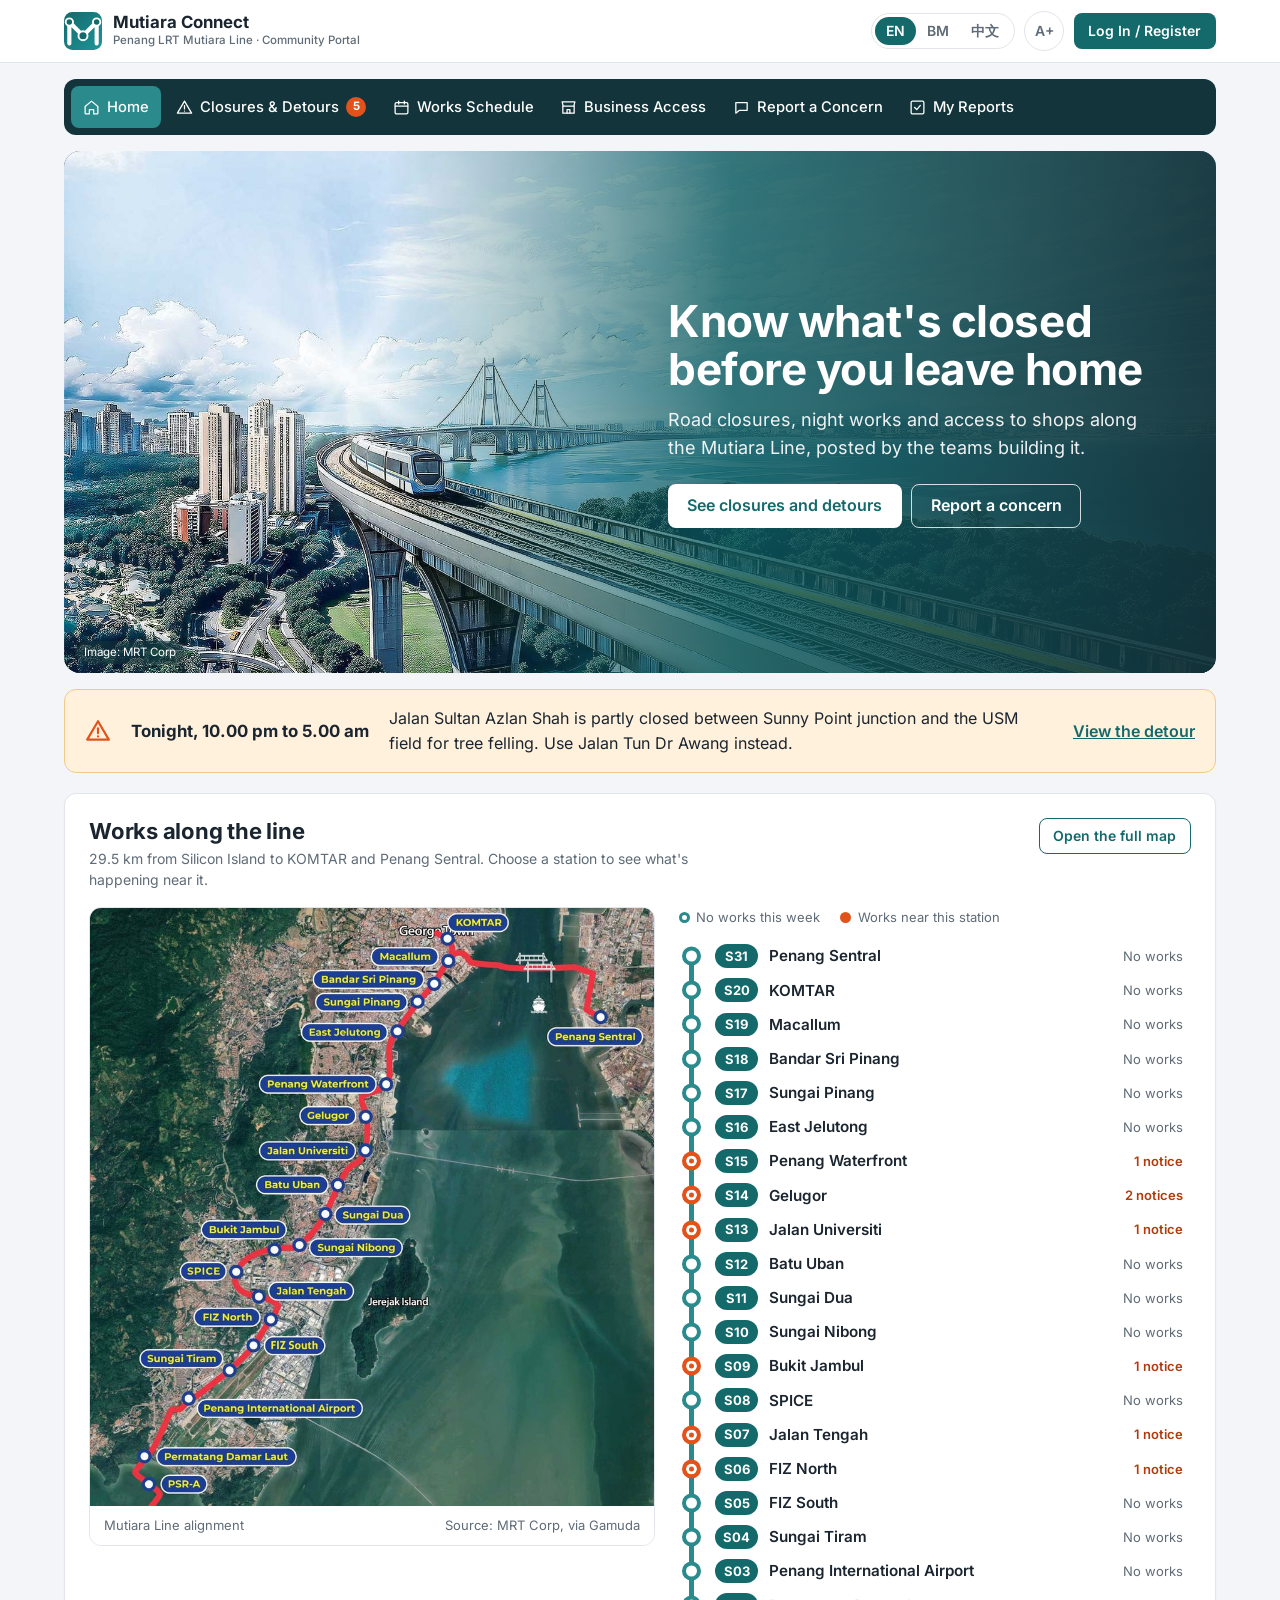
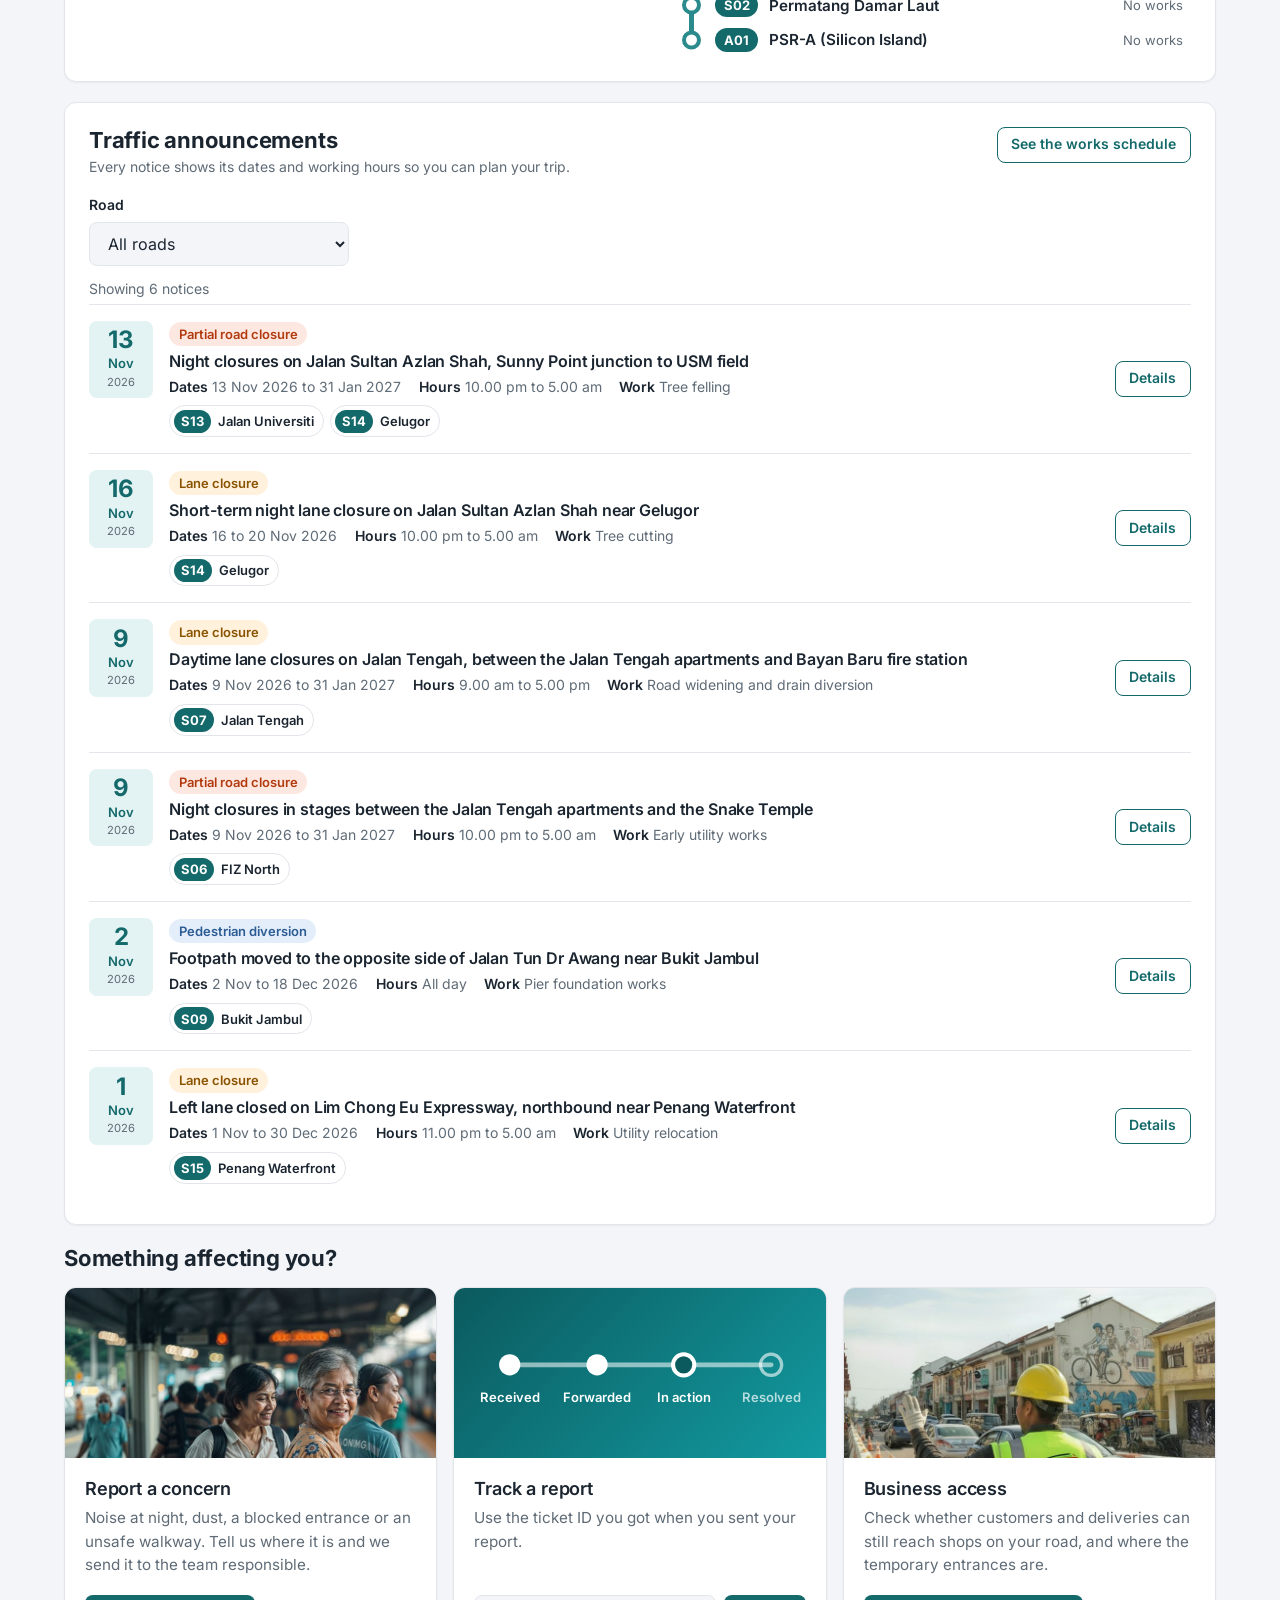
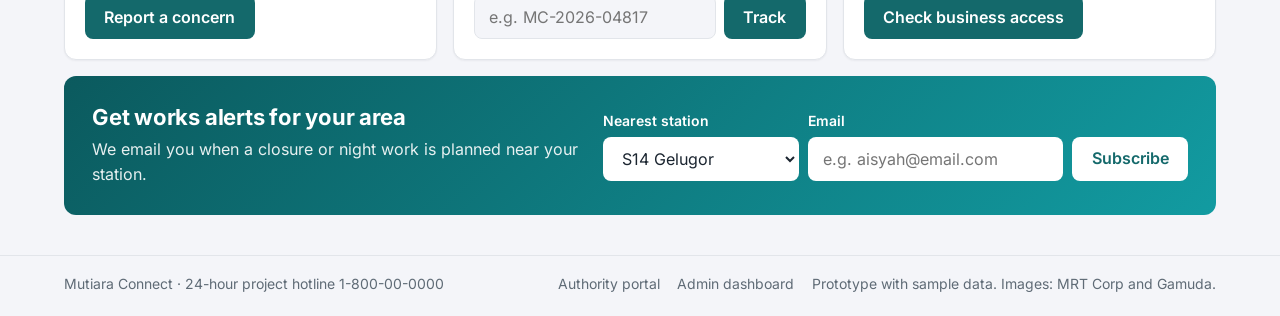
<file: index.html>
<!DOCTYPE html>
<html lang="en">
<head>
  <meta charset="utf-8">
  <meta name="viewport" content="width=device-width, initial-scale=1">
  <title>Mutiara Connect | Penang LRT Mutiara Line community portal</title>
  <meta name="description" content="Road closures, works schedules, business access and feedback for the Penang LRT Mutiara Line construction.">
  <link rel="icon" href="images/brand/icon.svg" type="image/svg+xml">
  <link rel="stylesheet" href="css/theme.css?v=3">
  <link rel="stylesheet" href="css/home.css?v=3">
</head>
<body data-page="home">
  <a class="skip-link" href="#main">Skip to main content</a>

  <!-- ===== HEADER (identical on every page) ===== -->
  <header>
    <div class="site-top">
      <div class="container">
        <a class="brand" href="index.html">
          <img src="images/brand/icon.svg" alt="" width="38" height="38">
          <span><span class="brand-name">Mutiara Connect</span><span class="brand-sub">Penang LRT Mutiara Line · Community Portal</span></span>
        </a>
        <div class="top-actions">
          <div class="lang-switch" role="group" aria-label="Language">
            <button type="button" aria-pressed="true">EN</button>
            <button type="button" aria-pressed="false">BM</button>
            <button type="button" aria-pressed="false">中文</button>
          </div>
          <button class="text-size" type="button" aria-pressed="false" aria-label="Larger text">A+</button>
          <a class="btn btn-primary btn-sm" href="login.html">Log In / Register</a>
        </div>
        <button class="nav-toggle" type="button" aria-expanded="false" aria-controls="main-nav">Menu</button>
      </div>
    </div>
    <nav class="main-nav container" id="main-nav" aria-label="Main">
      <ul>
        <li><a href="index.html" data-nav="home"><svg viewBox="0 0 24 24" fill="none" stroke="currentColor" stroke-width="1.8" stroke-linecap="round" stroke-linejoin="round" aria-hidden="true"><path d="M3 10.5 12 3l9 7.5V20a1 1 0 0 1-1 1h-5v-6H9v6H4a1 1 0 0 1-1-1z"/></svg>Home</a></li>
        <li><a href="closures.html" data-nav="closures"><svg viewBox="0 0 24 24" fill="none" stroke="currentColor" stroke-width="1.8" stroke-linecap="round" stroke-linejoin="round" aria-hidden="true"><path d="M12 3 2 20h20z"/><path d="M12 9.5v4.5"/><path d="M12 17h.01"/></svg>Closures &amp; Detours <span class="count" aria-label="5 active closures">5</span></a></li>
        <li><a href="schedule.html" data-nav="schedule"><svg viewBox="0 0 24 24" fill="none" stroke="currentColor" stroke-width="1.8" stroke-linecap="round" stroke-linejoin="round" aria-hidden="true"><rect x="3" y="5" width="18" height="16" rx="2"/><path d="M3 10h18M8 3v4M16 3v4"/></svg>Works Schedule</a></li>
        <li><a href="business-access.html" data-nav="business"><svg viewBox="0 0 24 24" fill="none" stroke="currentColor" stroke-width="1.8" stroke-linecap="round" stroke-linejoin="round" aria-hidden="true"><path d="M4 10v10h16V10"/><path d="M3 4h18l-1.5 6h-15z"/><path d="M10 20v-5h4v5"/></svg>Business Access</a></li>
        <li><a href="report.html" data-nav="report"><svg viewBox="0 0 24 24" fill="none" stroke="currentColor" stroke-width="1.8" stroke-linecap="round" stroke-linejoin="round" aria-hidden="true"><path d="M4 5h16v11H9l-5 4z"/></svg>Report a Concern</a></li>
        <li><a href="track.html" data-nav="track"><svg viewBox="0 0 24 24" fill="none" stroke="currentColor" stroke-width="1.8" stroke-linecap="round" stroke-linejoin="round" aria-hidden="true"><rect x="3" y="3" width="18" height="18" rx="2"/><path d="m8 12 3 3 5-6"/></svg>My Reports</a></li>
      </ul>
    </nav>
  </header>
  <!-- ===== END HEADER ===== -->

  <main id="main" class="container">
    <!-- Banner -->
    <section class="hero" aria-labelledby="hero-title">
      <img class="hero-photo" src="images/hero-mutiara-line.jpg" alt="Artist's impression of a Mutiara Line train on the elevated track beside the Penang coast" width="1920" height="1082">
      <div class="hero-inner">
        <div class="hero-text">
          <h1 id="hero-title">Know what's closed before you leave home</h1>
          <p>Road closures, night works and access to shops along the Mutiara Line, posted by the teams building it.</p>
          <div class="hero-actions">
            <a class="btn btn-white" href="closures.html">See closures and detours</a>
            <a class="btn btn-ghost-light" href="report.html">Report a concern</a>
          </div>
        </div>
      </div>
      <span class="photo-credit">Image: MRT Corp</span>
    </section>

    <!-- Tonight -->
    <section class="tonight" aria-label="Tonight's closure">
      <svg viewBox="0 0 24 24" fill="none" stroke="currentColor" stroke-width="2" stroke-linecap="round" stroke-linejoin="round" aria-hidden="true"><path d="M12 3 2 20h20z"/><path d="M12 9.5v4.5"/><path d="M12 17h.01"/></svg>
      <strong>Tonight, 10.00 pm to 5.00 am</strong>
      <p>Jalan Sultan Azlan Shah is partly closed between Sunny Point junction and the USM field for tree felling. Use Jalan Tun Dr Awang instead.</p>
      <a href="closures.html">View the detour</a>
    </section>

    <!-- Map + stations -->
    <section class="section">
      <div class="card">
        <div class="card-head">
          <div>
            <h2>Works along the line</h2>
            <p>29.5 km from Silicon Island to KOMTAR and Penang Sentral. Choose a station to see what's happening near it.</p>
          </div>
          <a class="btn btn-outline btn-sm" href="closures.html">Open the full map</a>
        </div>
        <div class="line-grid">
          <figure class="map-figure">
            <img src="images/alignment-map.jpg" alt="Map of the Mutiara Line alignment from PSR-A in the south to KOMTAR and Penang Sentral in the north" width="900" height="954">
            <figcaption><span>Mutiara Line alignment</span><span>Source: MRT Corp, via Gamuda</span></figcaption>
          </figure>
          <div>
            <p class="line-legend"><span>No works this week</span><span class="lg-works">Works near this station</span></p>
            <ol class="station-line">
              <li><a href="closures.html?station=S31"><span class="code">S31</span><span class="name">Penang Sentral</span><span class="works">No works</span></a></li>
              <li><a href="closures.html?station=S20"><span class="code">S20</span><span class="name">KOMTAR</span><span class="works">No works</span></a></li>
              <li><a href="closures.html?station=S19"><span class="code">S19</span><span class="name">Macallum</span><span class="works">No works</span></a></li>
              <li><a href="closures.html?station=S18"><span class="code">S18</span><span class="name">Bandar Sri Pinang</span><span class="works">No works</span></a></li>
              <li><a href="closures.html?station=S17"><span class="code">S17</span><span class="name">Sungai Pinang</span><span class="works">No works</span></a></li>
              <li><a href="closures.html?station=S16"><span class="code">S16</span><span class="name">East Jelutong</span><span class="works">No works</span></a></li>
              <li class="has-works"><a href="closures.html?station=S15"><span class="code">S15</span><span class="name">Penang Waterfront</span><span class="works">1 notice</span></a></li>
              <li class="has-works"><a href="closures.html?station=S14"><span class="code">S14</span><span class="name">Gelugor</span><span class="works">2 notices</span></a></li>
              <li class="has-works"><a href="closures.html?station=S13"><span class="code">S13</span><span class="name">Jalan Universiti</span><span class="works">1 notice</span></a></li>
              <li><a href="closures.html?station=S12"><span class="code">S12</span><span class="name">Batu Uban</span><span class="works">No works</span></a></li>
              <li><a href="closures.html?station=S11"><span class="code">S11</span><span class="name">Sungai Dua</span><span class="works">No works</span></a></li>
              <li><a href="closures.html?station=S10"><span class="code">S10</span><span class="name">Sungai Nibong</span><span class="works">No works</span></a></li>
              <li class="has-works"><a href="closures.html?station=S09"><span class="code">S09</span><span class="name">Bukit Jambul</span><span class="works">1 notice</span></a></li>
              <li><a href="closures.html?station=S08"><span class="code">S08</span><span class="name">SPICE</span><span class="works">No works</span></a></li>
              <li class="has-works"><a href="closures.html?station=S07"><span class="code">S07</span><span class="name">Jalan Tengah</span><span class="works">1 notice</span></a></li>
              <li class="has-works"><a href="closures.html?station=S06"><span class="code">S06</span><span class="name">FIZ North</span><span class="works">1 notice</span></a></li>
              <li><a href="closures.html?station=S05"><span class="code">S05</span><span class="name">FIZ South</span><span class="works">No works</span></a></li>
              <li><a href="closures.html?station=S04"><span class="code">S04</span><span class="name">Sungai Tiram</span><span class="works">No works</span></a></li>
              <li><a href="closures.html?station=S03"><span class="code">S03</span><span class="name">Penang International Airport</span><span class="works">No works</span></a></li>
              <li><a href="closures.html?station=S02"><span class="code">S02</span><span class="name">Permatang Damar Laut</span><span class="works">No works</span></a></li>
              <li><a href="closures.html?station=A01"><span class="code">A01</span><span class="name">PSR-A (Silicon Island)</span><span class="works">No works</span></a></li>
            </ol>
          </div>
        </div>
      </div>
    </section>

    <!-- Traffic announcements -->
    <section class="section">
      <div class="card">
        <div class="card-head">
          <div>
            <h2>Traffic announcements</h2>
            <p>Every notice shows its dates and working hours so you can plan your trip.</p>
          </div>
          <a class="btn btn-outline btn-sm" href="schedule.html">See the works schedule</a>
        </div>
        <form class="filter-bar" onsubmit="return false">
          <div class="field">
            <label for="road-filter">Road</label>
            <select id="road-filter">
              <option value="all">All roads</option>
              <option value="sultan-azlan-shah">Jalan Sultan Azlan Shah</option>
              <option value="jalan-tengah">Jalan Tengah</option>
              <option value="tun-dr-awang">Jalan Tun Dr Awang</option>
              <option value="lim-chong-eu">Lim Chong Eu Expressway</option>
            </select>
          </div>
        </form>
        <p class="filter-count" id="filter-count" aria-live="polite">Showing 6 notices</p>
        <ul class="notice-list" id="notice-list">
          <li class="notice" data-road="sultan-azlan-shah">
            <div class="date-block" aria-hidden="true"><span class="d">13</span><span class="m">Nov</span><span class="y">2026</span></div>
            <div>
              <span class="tag tag-closure">Partial road closure</span>
              <h3><a href="closures.html#n1">Night closures on Jalan Sultan Azlan Shah, Sunny Point junction to USM field</a></h3>
              <dl class="notice-meta"><div><dt>Dates</dt><dd>13 Nov 2026 to 31 Jan 2027</dd></div><div><dt>Hours</dt><dd>10.00 pm to 5.00 am</dd></div><div><dt>Work</dt><dd>Tree felling</dd></div></dl>
              <div class="notice-places"><a class="station" href="closures.html?station=S13"><b>S13</b><span>Jalan Universiti</span></a><a class="station" href="closures.html?station=S14"><b>S14</b><span>Gelugor</span></a></div>
            </div>
            <a class="btn btn-sm btn-outline" href="closures.html#n1">Details</a>
          </li>
          <li class="notice" data-road="sultan-azlan-shah">
            <div class="date-block" aria-hidden="true"><span class="d">16</span><span class="m">Nov</span><span class="y">2026</span></div>
            <div>
              <span class="tag tag-lane">Lane closure</span>
              <h3><a href="closures.html#n2">Short-term night lane closure on Jalan Sultan Azlan Shah near Gelugor</a></h3>
              <dl class="notice-meta"><div><dt>Dates</dt><dd>16 to 20 Nov 2026</dd></div><div><dt>Hours</dt><dd>10.00 pm to 5.00 am</dd></div><div><dt>Work</dt><dd>Tree cutting</dd></div></dl>
              <div class="notice-places"><a class="station" href="closures.html?station=S14"><b>S14</b><span>Gelugor</span></a></div>
            </div>
            <a class="btn btn-sm btn-outline" href="closures.html#n2">Details</a>
          </li>
          <li class="notice" data-road="jalan-tengah">
            <div class="date-block" aria-hidden="true"><span class="d">9</span><span class="m">Nov</span><span class="y">2026</span></div>
            <div>
              <span class="tag tag-lane">Lane closure</span>
              <h3><a href="closures.html#n3">Daytime lane closures on Jalan Tengah, between the Jalan Tengah apartments and Bayan Baru fire station</a></h3>
              <dl class="notice-meta"><div><dt>Dates</dt><dd>9 Nov 2026 to 31 Jan 2027</dd></div><div><dt>Hours</dt><dd>9.00 am to 5.00 pm</dd></div><div><dt>Work</dt><dd>Road widening and drain diversion</dd></div></dl>
              <div class="notice-places"><a class="station" href="closures.html?station=S07"><b>S07</b><span>Jalan Tengah</span></a></div>
            </div>
            <a class="btn btn-sm btn-outline" href="closures.html#n3">Details</a>
          </li>
          <li class="notice" data-road="sultan-azlan-shah">
            <div class="date-block" aria-hidden="true"><span class="d">9</span><span class="m">Nov</span><span class="y">2026</span></div>
            <div>
              <span class="tag tag-closure">Partial road closure</span>
              <h3><a href="closures.html#n4">Night closures in stages between the Jalan Tengah apartments and the Snake Temple</a></h3>
              <dl class="notice-meta"><div><dt>Dates</dt><dd>9 Nov 2026 to 31 Jan 2027</dd></div><div><dt>Hours</dt><dd>10.00 pm to 5.00 am</dd></div><div><dt>Work</dt><dd>Early utility works</dd></div></dl>
              <div class="notice-places"><a class="station" href="closures.html?station=S06"><b>S06</b><span>FIZ North</span></a></div>
            </div>
            <a class="btn btn-sm btn-outline" href="closures.html#n4">Details</a>
          </li>
          <li class="notice" data-road="tun-dr-awang">
            <div class="date-block" aria-hidden="true"><span class="d">2</span><span class="m">Nov</span><span class="y">2026</span></div>
            <div>
              <span class="tag tag-walk">Pedestrian diversion</span>
              <h3><a href="closures.html#n5">Footpath moved to the opposite side of Jalan Tun Dr Awang near Bukit Jambul</a></h3>
              <dl class="notice-meta"><div><dt>Dates</dt><dd>2 Nov to 18 Dec 2026</dd></div><div><dt>Hours</dt><dd>All day</dd></div><div><dt>Work</dt><dd>Pier foundation works</dd></div></dl>
              <div class="notice-places"><a class="station" href="closures.html?station=S09"><b>S09</b><span>Bukit Jambul</span></a></div>
            </div>
            <a class="btn btn-sm btn-outline" href="closures.html#n5">Details</a>
          </li>
          <li class="notice" data-road="lim-chong-eu">
            <div class="date-block" aria-hidden="true"><span class="d">1</span><span class="m">Nov</span><span class="y">2026</span></div>
            <div>
              <span class="tag tag-lane">Lane closure</span>
              <h3><a href="closures.html#n6">Left lane closed on Lim Chong Eu Expressway, northbound near Penang Waterfront</a></h3>
              <dl class="notice-meta"><div><dt>Dates</dt><dd>1 Nov to 30 Dec 2026</dd></div><div><dt>Hours</dt><dd>11.00 pm to 5.00 am</dd></div><div><dt>Work</dt><dd>Utility relocation</dd></div></dl>
              <div class="notice-places"><a class="station" href="closures.html?station=S15"><b>S15</b><span>Penang Waterfront</span></a></div>
            </div>
            <a class="btn btn-sm btn-outline" href="closures.html#n6">Details</a>
          </li>
        </ul>
        <p class="filter-count" id="no-results" hidden>No current notices on this road.</p>
      </div>
    </section>

    <!-- Tasks -->
    <section class="section" aria-labelledby="tasks-title">
      <div class="section-head"><h2 id="tasks-title">Something affecting you?</h2></div>
      <div class="tasks">
        <article class="task">
          <img src="images/station-commuters.jpg" alt="" width="1200" height="445">
          <div class="task-body">
            <h3>Report a concern</h3>
            <p>Noise at night, dust, a blocked entrance or an unsafe walkway. Tell us where it is and we send it to the team responsible.</p>
            <a class="btn btn-primary" href="report.html">Report a concern</a>
          </div>
        </article>
        <article class="task">
          <div class="track-graphic">
              <svg viewBox="0 0 400 120" aria-hidden="true">
                <line x1="40" y1="50" x2="360" y2="50" stroke="#FFFFFF" stroke-opacity=".55" stroke-width="6" stroke-linecap="round"/>
                <circle cx="40" cy="50" r="13" fill="#FFFFFF"/><circle cx="147" cy="50" r="13" fill="#FFFFFF"/>
                <circle cx="253" cy="50" r="13" fill="#0B5A5E" stroke="#FFFFFF" stroke-width="5"/><circle cx="360" cy="50" r="13" fill="none" stroke="#FFFFFF" stroke-opacity=".6" stroke-width="4"/>
                <g font-family="Inter, Arial, sans-serif" font-size="16" font-weight="600" fill="#FFFFFF" text-anchor="middle">
                  <text x="40" y="95">Received</text><text x="147" y="95">Forwarded</text><text x="253" y="95">In action</text><text x="360" y="95" fill-opacity=".7">Resolved</text>
                </g>
              </svg>
          </div>
          <div class="task-body">
            <h3>Track a report</h3>
            <p>Use the ticket ID you got when you sent your report.</p>
            <form class="track-form" action="track.html" method="get">
              <label class="visually-hidden" for="ticket">Ticket ID</label>
              <input id="ticket" name="id" type="text" placeholder="e.g. MC-2026-04817" autocomplete="off">
              <button class="btn btn-primary" type="submit">Track</button>
            </form>
          </div>
        </article>
        <article class="task">
          <img src="images/traffic-marshal.jpg" alt="" width="760" height="790" style="object-position: center 30%">
          <div class="task-body">
            <h3>Business access</h3>
            <p>Check whether customers and deliveries can still reach shops on your road, and where the temporary entrances are.</p>
            <a class="btn btn-primary" href="business-access.html">Check business access</a>
          </div>
        </article>
      </div>
    </section>

    <!-- Alerts -->
    <section class="alerts-panel" id="alerts" aria-labelledby="alerts-title">
      <div>
        <h2 id="alerts-title">Get works alerts for your area</h2>
        <p>We email you when a closure or night work is planned near your station.</p>
      </div>
      <form class="alerts-form" onsubmit="return false">
        <div>
          <label for="alert-station">Nearest station</label>
          <select id="alert-station"><option>S14 Gelugor</option><option>S13 Jalan Universiti</option><option>S07 Jalan Tengah</option><option>S20 KOMTAR</option><option>S09 Bukit Jambul</option></select>
        </div>
        <div>
          <label for="alert-email">Email</label>
          <input id="alert-email" type="email" placeholder="e.g. aisyah@email.com">
        </div>
        <button class="btn btn-white" type="submit">Subscribe</button>
      </form>
    </section>
  </main>

  <!-- ===== FOOTER (identical on every page) ===== -->
  <footer class="site-footer">
    <div class="container">
      <span>Mutiara Connect · 24-hour project hotline 1-800-00-0000</span>
      <nav aria-label="Footer">
        <a href="authority.html">Authority portal</a>
        <a href="admin.html">Admin dashboard</a>
        <span>Prototype with sample data. Images: MRT Corp and Gamuda.</span>
      </nav>
    </div>
  </footer>
  <!-- ===== END FOOTER ===== -->

  <script src="js/main.js?v=3"></script>
  <script src="js/i18n-home.js?v=1"></script>
</body>
</html>
</file>
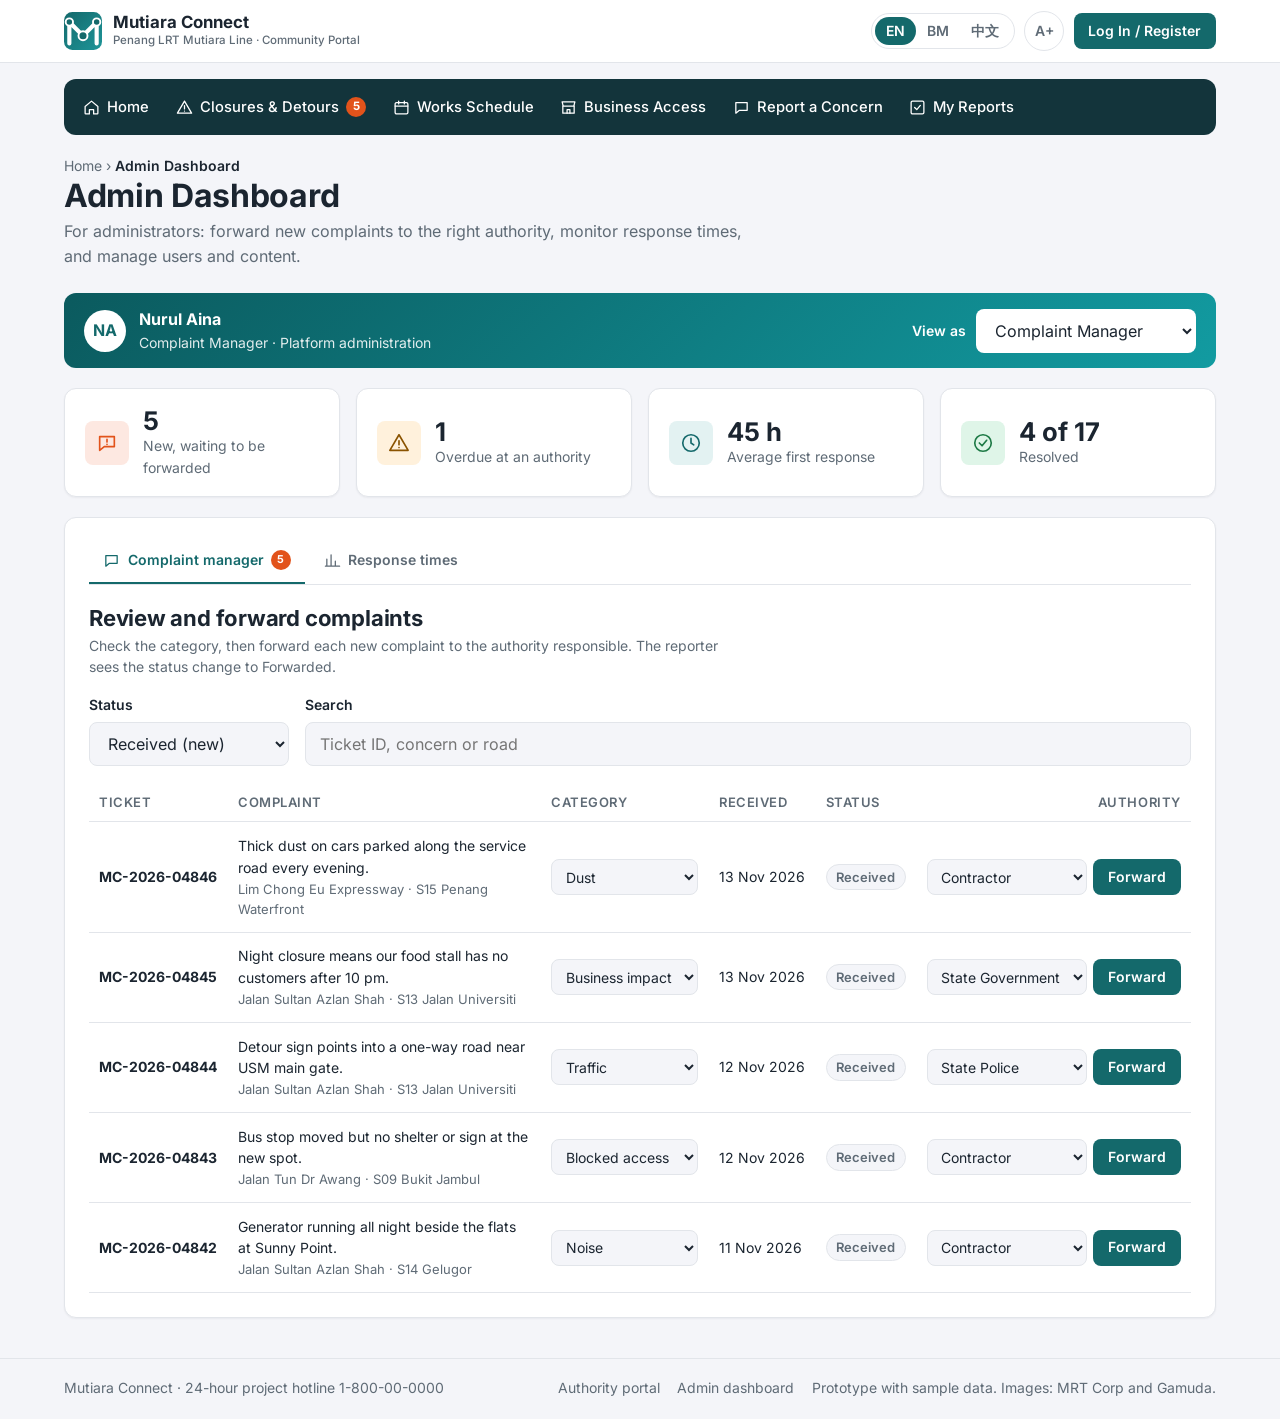
<file: admin.html>
<!DOCTYPE html>
<html lang="en">
<head>
  <meta charset="utf-8">
  <meta name="viewport" content="width=device-width, initial-scale=1">
  <title>Admin Dashboard | Mutiara Connect</title>
  <link rel="icon" href="images/brand/icon.svg" type="image/svg+xml">
  <link rel="stylesheet" href="css/theme.css?v=3">
  <link rel="stylesheet" href="css/staff.css?v=4">
</head>
<body data-page="admin">
  <a class="skip-link" href="#main">Skip to main content</a>

  <!-- ===== HEADER (identical on every page) ===== -->
  <header>
    <div class="site-top">
      <div class="container">
        <a class="brand" href="index.html">
          <img src="images/brand/icon.svg" alt="" width="38" height="38">
          <span><span class="brand-name">Mutiara Connect</span><span class="brand-sub">Penang LRT Mutiara Line · Community Portal</span></span>
        </a>
        <div class="top-actions">
          <div class="lang-switch" role="group" aria-label="Language">
            <button type="button" aria-pressed="true">EN</button>
            <button type="button" aria-pressed="false">BM</button>
            <button type="button" aria-pressed="false">中文</button>
          </div>
          <button class="text-size" type="button" aria-pressed="false" aria-label="Larger text">A+</button>
          <a class="btn btn-primary btn-sm" href="login.html">Log In / Register</a>
        </div>
        <button class="nav-toggle" type="button" aria-expanded="false" aria-controls="main-nav">Menu</button>
      </div>
    </div>
    <nav class="main-nav container" id="main-nav" aria-label="Main">
      <ul>
        <li><a href="index.html" data-nav="home"><svg viewBox="0 0 24 24" fill="none" stroke="currentColor" stroke-width="1.8" stroke-linecap="round" stroke-linejoin="round" aria-hidden="true"><path d="M3 10.5 12 3l9 7.5V20a1 1 0 0 1-1 1h-5v-6H9v6H4a1 1 0 0 1-1-1z"/></svg>Home</a></li>
        <li><a href="closures.html" data-nav="closures"><svg viewBox="0 0 24 24" fill="none" stroke="currentColor" stroke-width="1.8" stroke-linecap="round" stroke-linejoin="round" aria-hidden="true"><path d="M12 3 2 20h20z"/><path d="M12 9.5v4.5"/><path d="M12 17h.01"/></svg>Closures &amp; Detours <span class="count" aria-label="5 active closures">5</span></a></li>
        <li><a href="schedule.html" data-nav="schedule"><svg viewBox="0 0 24 24" fill="none" stroke="currentColor" stroke-width="1.8" stroke-linecap="round" stroke-linejoin="round" aria-hidden="true"><rect x="3" y="5" width="18" height="16" rx="2"/><path d="M3 10h18M8 3v4M16 3v4"/></svg>Works Schedule</a></li>
        <li><a href="business-access.html" data-nav="business"><svg viewBox="0 0 24 24" fill="none" stroke="currentColor" stroke-width="1.8" stroke-linecap="round" stroke-linejoin="round" aria-hidden="true"><path d="M4 10v10h16V10"/><path d="M3 4h18l-1.5 6h-15z"/><path d="M10 20v-5h4v5"/></svg>Business Access</a></li>
        <li><a href="report.html" data-nav="report"><svg viewBox="0 0 24 24" fill="none" stroke="currentColor" stroke-width="1.8" stroke-linecap="round" stroke-linejoin="round" aria-hidden="true"><path d="M4 5h16v11H9l-5 4z"/></svg>Report a Concern</a></li>
        <li><a href="track.html" data-nav="track"><svg viewBox="0 0 24 24" fill="none" stroke="currentColor" stroke-width="1.8" stroke-linecap="round" stroke-linejoin="round" aria-hidden="true"><rect x="3" y="3" width="18" height="18" rx="2"/><path d="m8 12 3 3 5-6"/></svg>My Reports</a></li>
      </ul>
    </nav>
  </header>
  <!-- ===== END HEADER ===== -->

  <main id="main" class="container">
    <section class="page-header">
      <p class="breadcrumb"><a href="index.html">Home</a> › <span aria-current="page">Admin Dashboard</span></p>
      <h1>Admin Dashboard</h1>
      <p>For administrators: forward new complaints to the right authority, monitor response times, and manage users and content.</p>
    </section>

    <!-- Signed-in administrator + view switch (Complaint Manager, Content Manager) -->
    <section class="staff-bar" aria-label="Signed-in account">
      <div class="staff-id">
        <span class="avatar" id="who-initials" aria-hidden="true">NA</span>
        <div><strong id="who-name">Nurul Aina</strong><span id="who-role">Complaint Manager · Platform administration</span></div>
      </div>
      <div class="field">
        <label for="role">View as</label>
        <select id="role">
          <option value="complaints">Complaint Manager</option>
          <option value="content">Content Manager</option>
        </select>
      </div>
    </section>

    <!-- Summary (changes with the role) -->
    <section class="section" aria-label="Summary">
      <div class="stats" id="stats"></div>
    </section>

    <section class="section">
      <div class="card" id="admin-tabs">
        <div class="tabs" role="tablist" aria-label="Administrator tasks">
          <button class="tab" type="button" role="tab" id="tab-review" aria-controls="panel-review" aria-selected="true">
            <svg width="17" height="17" viewBox="0 0 24 24" fill="none" stroke="currentColor" stroke-width="1.8" stroke-linecap="round" stroke-linejoin="round" aria-hidden="true"><path d="M4 5h16v11H9l-5 4z"/></svg>Complaint manager <span class="count" id="tab-review-count">0</span>
          </button>
          <button class="tab" type="button" role="tab" id="tab-dashboard" aria-controls="panel-dashboard" aria-selected="false">
            <svg width="17" height="17" viewBox="0 0 24 24" fill="none" stroke="currentColor" stroke-width="1.8" stroke-linecap="round" stroke-linejoin="round" aria-hidden="true"><path d="M4 20V10M10 20V4M16 20v-7M22 20H2"/></svg>Response times
          </button>
          <button class="tab" type="button" role="tab" id="tab-accounts" aria-controls="panel-accounts" aria-selected="false">
            <svg width="17" height="17" viewBox="0 0 24 24" fill="none" stroke="currentColor" stroke-width="1.8" stroke-linecap="round" stroke-linejoin="round" aria-hidden="true"><circle cx="9" cy="8" r="3.5"/><path d="M2.5 20a6.5 6.5 0 0 1 13 0"/><path d="M17 11h5M19.5 8.5v5"/></svg>Accounts &amp; roles <span class="count" id="tab-accounts-count">0</span>
          </button>
          <button class="tab" type="button" role="tab" id="tab-content" aria-controls="panel-content" aria-selected="false">
            <svg width="17" height="17" viewBox="0 0 24 24" fill="none" stroke="currentColor" stroke-width="1.8" stroke-linecap="round" stroke-linejoin="round" aria-hidden="true"><rect x="4" y="3" width="16" height="18" rx="2"/><path d="M8 8h8M8 12h8M8 16h5"/></svg>Published content
          </button>
        </div>

        <!-- FR13: review, categorise and forward complaints -->
        <div class="tab-panel" role="tabpanel" id="panel-review" aria-labelledby="tab-review" tabindex="0">
          <div class="card-head">
            <div>
              <h2>Review and forward complaints</h2>
              <p>Check the category, then forward each new complaint to the authority responsible. The reporter sees the status change to Forwarded.</p>
            </div>
          </div>
          <form class="toolbar" onsubmit="return false">
            <div class="field">
              <label for="r-status">Status</label>
              <select id="r-status">
                <option value="Received">Received (new)</option>
                <option value="Forwarded">Forwarded</option>
                <option value="In action">In action</option>
                <option value="Resolved">Resolved</option>
                <option value="all">All statuses</option>
              </select>
            </div>
            <div class="field grow">
              <label for="r-search">Search</label>
              <input id="r-search" type="search" placeholder="Ticket ID, concern or road">
            </div>
          </form>
          <div class="table-wrap">
            <table class="table">
              <caption class="visually-hidden">Complaints</caption>
              <thead><tr><th scope="col">Ticket</th><th scope="col">Complaint</th><th scope="col">Category</th><th scope="col">Received</th><th scope="col">Status</th><th scope="col" class="actions">Authority</th></tr></thead>
              <tbody id="review-rows"></tbody>
            </table>
          </div>
        </div>

        <!-- FR14: counts, categories and average response time per authority -->
        <div class="tab-panel" role="tabpanel" id="panel-dashboard" aria-labelledby="tab-dashboard" tabindex="0" hidden>
          <div class="split">
            <div>
              <div class="card-head">
                <div>
                  <h2>Average first response by authority</h2>
                  <p>Hours from forwarding to the authority's first official response. Target: 72 hours.</p>
                </div>
              </div>
              <ul class="bars" id="response-bars"></ul>
              <p class="bar-note"><span aria-hidden="true">▏</span>The dark line marks the 72-hour target. Orange bars are over target.</p>
              <div class="table-wrap gap-top">
                <table class="table">
                  <caption class="visually-hidden">Complaints by authority</caption>
                  <thead><tr><th scope="col">Authority</th><th scope="col">Assigned</th><th scope="col">Waiting reply</th><th scope="col">Overdue</th><th scope="col">Resolved</th></tr></thead>
                  <tbody id="authority-rows"></tbody>
                </table>
              </div>
            </div>
            <div class="form-box">
              <h3>Complaints by category</h3>
              <ul class="bars" id="category-bars"></ul>
            </div>
          </div>
        </div>

        <!-- FR15: approve accounts and assign roles -->
        <div class="tab-panel" role="tabpanel" id="panel-accounts" aria-labelledby="tab-accounts" tabindex="0" hidden>
          <div class="card-head">
            <div>
              <h2>Accounts waiting for approval</h2>
              <p>Authorities cannot register themselves. Check the request with the agency before approving.</p>
            </div>
          </div>
          <div class="table-wrap">
            <table class="table">
              <caption class="visually-hidden">Account requests</caption>
              <thead><tr><th scope="col">Name</th><th scope="col">Organisation</th><th scope="col">Requested role</th><th scope="col">Requested</th><th scope="col"><span class="visually-hidden">Action</span></th></tr></thead>
              <tbody id="request-rows"></tbody>
            </table>
          </div>

          <div class="card-head gap-top-lg">
            <div>
              <h2>All users</h2>
              <p>Change a role from the list. Suspended users cannot log in.</p>
            </div>
          </div>
          <form class="toolbar" onsubmit="return false">
            <div class="field">
              <label for="u-type">User type</label>
              <select id="u-type"><option value="all">All users</option><option>Regular User</option><option>Authority</option><option>Administrator</option></select>
            </div>
            <div class="field grow">
              <label for="u-search">Search</label>
              <input id="u-search" type="search" placeholder="Name or email">
            </div>
          </form>
          <div class="table-wrap">
            <table class="table">
              <caption class="visually-hidden">Users</caption>
              <thead><tr><th scope="col">Name</th><th scope="col">Role</th><th scope="col">Last active</th><th scope="col">Status</th><th scope="col"><span class="visually-hidden">Action</span></th></tr></thead>
              <tbody id="user-rows"></tbody>
            </table>
          </div>
        </div>

        <!-- FR15: review, edit or remove published content -->
        <div class="tab-panel" role="tabpanel" id="panel-content" aria-labelledby="tab-content" tabindex="0" hidden>
          <div class="card-head">
            <div>
              <h2>Published content</h2>
              <p>Notices posted by authorities and the team. Approve new posts, correct mistakes, or remove anything out of date.</p>
            </div>
          </div>
          <form class="toolbar" onsubmit="return false">
            <div class="field">
              <label for="p-status">Status</label>
              <select id="p-status"><option value="all">All content</option><option>Pending review</option><option>Published</option><option>Removed</option></select>
            </div>
          </form>
          <div class="table-wrap">
            <table class="table">
              <caption class="visually-hidden">Published content</caption>
              <thead><tr><th scope="col">Content</th><th scope="col">Posted by</th><th scope="col">Posted</th><th scope="col">Status</th><th scope="col"><span class="visually-hidden">Action</span></th></tr></thead>
              <tbody id="content-rows"></tbody>
            </table>
          </div>
        </div>
      </div>
    </section>
  </main>

  <!-- View a forwarded complaint (read-only) -->
  <dialog class="staff-dialog" id="view-dialog" aria-labelledby="vd-title">
    <div class="dialog-head">
      <div><h2 id="vd-title">Complaint</h2><p id="vd-sub"></p></div>
      <button class="dialog-close" type="button" data-close aria-label="Close">×</button>
    </div>
    <div class="dialog-body">
      <div id="vd-steps"></div>
      <dl class="detail-list" id="vd-details"></dl>
      <p class="quote" id="vd-text"></p>
      <div id="vd-response-box">
        <h3>Official response</h3>
        <p class="response-box" id="vd-response"></p>
      </div>
      <h3>History</h3>
      <ul class="history" id="vd-history"></ul>
    </div>
    <div class="dialog-foot">
      <button class="btn btn-primary" type="button" data-close>Close</button>
    </div>
  </dialog>

  <!-- Edit content -->
  <dialog class="staff-dialog" id="edit-dialog" aria-labelledby="ed-title">
    <form method="dialog" id="edit-form" novalidate>
      <div class="dialog-head">
        <div><h2 id="ed-title">Edit content</h2><p id="ed-sub"></p></div>
        <button class="dialog-close" type="button" data-close aria-label="Close">×</button>
      </div>
      <div class="dialog-body">
        <div class="field" id="ed-head-field">
          <label for="ed-head">Headline</label>
          <input id="ed-head" type="text">
          <span class="error-text" id="ed-error" hidden>The headline cannot be empty.</span>
        </div>
        <div class="field">
          <label for="ed-body">Details</label>
          <textarea id="ed-body"></textarea>
        </div>
        <div class="field">
          <label for="ed-note">Note to the author <span class="opt">(optional)</span></label>
          <input id="ed-note" type="text" placeholder="e.g. Corrected the end date">
        </div>
      </div>
      <div class="dialog-foot">
        <button class="btn btn-outline" type="button" data-close>Cancel</button>
        <button class="btn btn-primary" type="submit">Save and publish</button>
      </div>
    </form>
  </dialog>

  <div class="toast" id="toast" role="status" hidden>
    <svg viewBox="0 0 24 24" fill="none" stroke="currentColor" stroke-width="2.2" stroke-linecap="round" stroke-linejoin="round" aria-hidden="true"><path d="m5 12 5 5 9-10"/></svg><span></span>
  </div>


  <!-- ===== FOOTER (identical on every page) ===== -->
  <footer class="site-footer">
    <div class="container">
      <span>Mutiara Connect · 24-hour project hotline 1-800-00-0000</span>
      <nav aria-label="Footer">
        <a href="authority.html">Authority portal</a>
        <a href="admin.html">Admin dashboard</a>
        <span>Prototype with sample data. Images: MRT Corp and Gamuda.</span>
      </nav>
    </div>
  </footer>
  <!-- ===== END FOOTER ===== -->

  <script src="js/main.js?v=3"></script>
  <script src="js/staff.js?v=1"></script>
  <script src="js/admin.js?v=2"></script>
</body>
</html>
</file>
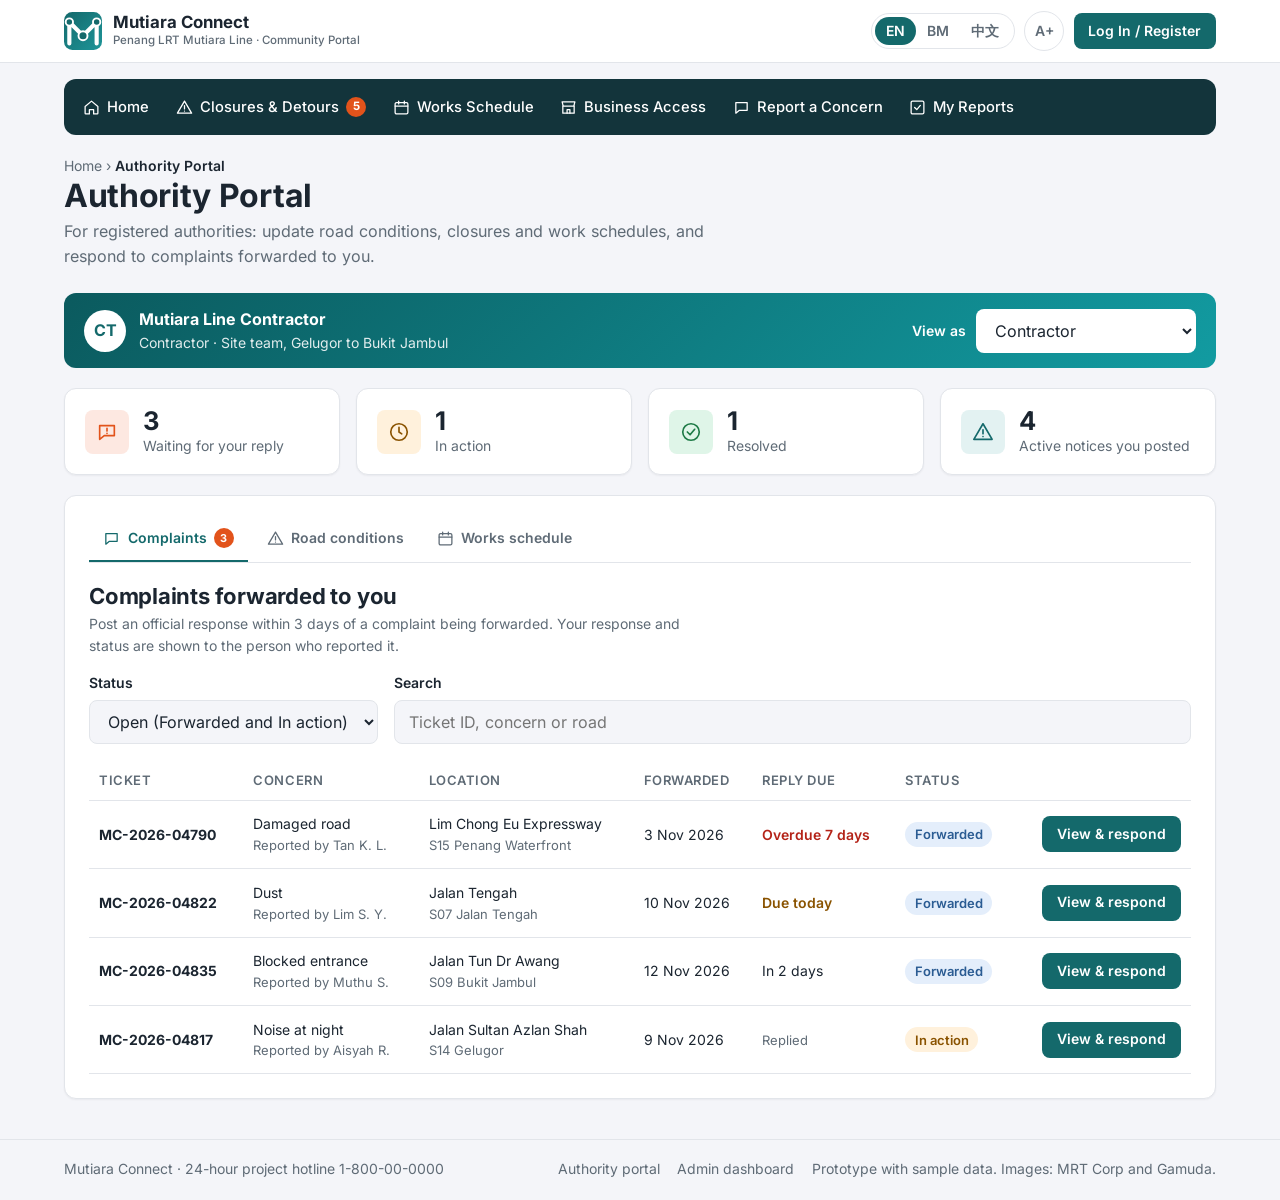
<file: authority.html>
<!DOCTYPE html>
<html lang="en">
<head>
  <meta charset="utf-8">
  <meta name="viewport" content="width=device-width, initial-scale=1">
  <title>Authority Portal | Mutiara Connect</title>
  <link rel="icon" href="images/brand/icon.svg" type="image/svg+xml">
  <link rel="stylesheet" href="css/theme.css?v=3">
  <link rel="stylesheet" href="css/staff.css?v=4">
</head>
<body data-page="authority">
  <a class="skip-link" href="#main">Skip to main content</a>

  <!-- ===== HEADER (identical on every page) ===== -->
  <header>
    <div class="site-top">
      <div class="container">
        <a class="brand" href="index.html">
          <img src="images/brand/icon.svg" alt="" width="38" height="38">
          <span><span class="brand-name">Mutiara Connect</span><span class="brand-sub">Penang LRT Mutiara Line · Community Portal</span></span>
        </a>
        <div class="top-actions">
          <div class="lang-switch" role="group" aria-label="Language">
            <button type="button" aria-pressed="true">EN</button>
            <button type="button" aria-pressed="false">BM</button>
            <button type="button" aria-pressed="false">中文</button>
          </div>
          <button class="text-size" type="button" aria-pressed="false" aria-label="Larger text">A+</button>
          <a class="btn btn-primary btn-sm" href="login.html">Log In / Register</a>
        </div>
        <button class="nav-toggle" type="button" aria-expanded="false" aria-controls="main-nav">Menu</button>
      </div>
    </div>
    <nav class="main-nav container" id="main-nav" aria-label="Main">
      <ul>
        <li><a href="index.html" data-nav="home"><svg viewBox="0 0 24 24" fill="none" stroke="currentColor" stroke-width="1.8" stroke-linecap="round" stroke-linejoin="round" aria-hidden="true"><path d="M3 10.5 12 3l9 7.5V20a1 1 0 0 1-1 1h-5v-6H9v6H4a1 1 0 0 1-1-1z"/></svg>Home</a></li>
        <li><a href="closures.html" data-nav="closures"><svg viewBox="0 0 24 24" fill="none" stroke="currentColor" stroke-width="1.8" stroke-linecap="round" stroke-linejoin="round" aria-hidden="true"><path d="M12 3 2 20h20z"/><path d="M12 9.5v4.5"/><path d="M12 17h.01"/></svg>Closures &amp; Detours <span class="count" aria-label="5 active closures">5</span></a></li>
        <li><a href="schedule.html" data-nav="schedule"><svg viewBox="0 0 24 24" fill="none" stroke="currentColor" stroke-width="1.8" stroke-linecap="round" stroke-linejoin="round" aria-hidden="true"><rect x="3" y="5" width="18" height="16" rx="2"/><path d="M3 10h18M8 3v4M16 3v4"/></svg>Works Schedule</a></li>
        <li><a href="business-access.html" data-nav="business"><svg viewBox="0 0 24 24" fill="none" stroke="currentColor" stroke-width="1.8" stroke-linecap="round" stroke-linejoin="round" aria-hidden="true"><path d="M4 10v10h16V10"/><path d="M3 4h18l-1.5 6h-15z"/><path d="M10 20v-5h4v5"/></svg>Business Access</a></li>
        <li><a href="report.html" data-nav="report"><svg viewBox="0 0 24 24" fill="none" stroke="currentColor" stroke-width="1.8" stroke-linecap="round" stroke-linejoin="round" aria-hidden="true"><path d="M4 5h16v11H9l-5 4z"/></svg>Report a Concern</a></li>
        <li><a href="track.html" data-nav="track"><svg viewBox="0 0 24 24" fill="none" stroke="currentColor" stroke-width="1.8" stroke-linecap="round" stroke-linejoin="round" aria-hidden="true"><rect x="3" y="3" width="18" height="18" rx="2"/><path d="m8 12 3 3 5-6"/></svg>My Reports</a></li>
      </ul>
    </nav>
  </header>
  <!-- ===== END HEADER ===== -->

  <main id="main" class="container">
    <section class="page-header">
      <p class="breadcrumb"><a href="index.html">Home</a> › <span aria-current="page">Authority Portal</span></p>
      <h1>Authority Portal</h1>
      <p>For registered authorities: update road conditions, closures and work schedules, and respond to complaints forwarded to you.</p>
    </section>

    <!-- Signed-in authority + view switch (Contractor, State Police, State Government) -->
    <section class="staff-bar" aria-label="Signed-in account">
      <div class="staff-id">
        <span class="avatar" id="who-initials" aria-hidden="true">CT</span>
        <div><strong id="who-name">Mutiara Line Contractor</strong><span id="who-role">Contractor · Site team, Gelugor to Bukit Jambul</span></div>
      </div>
      <div class="field">
        <label for="role">View as</label>
        <select id="role">
          <option value="contractor">Contractor</option>
          <option value="police">State Police</option>
          <option value="state">State Government</option>
        </select>
      </div>
    </section>

    <!-- Summary -->
    <section class="section" aria-label="Summary">
      <div class="stats">
        <div class="stat">
          <span class="stat-icon is-orange" aria-hidden="true"><svg viewBox="0 0 24 24" fill="none" stroke="currentColor" stroke-width="1.8" stroke-linecap="round" stroke-linejoin="round"><path d="M4 5h16v11H9l-5 4z"/><path d="M12 8v3M12 13.5h.01"/></svg></span>
          <div><span class="stat-num" id="st-new">0</span><span class="stat-label">Waiting for your reply</span></div>
        </div>
        <div class="stat">
          <span class="stat-icon is-amber" aria-hidden="true"><svg viewBox="0 0 24 24" fill="none" stroke="currentColor" stroke-width="1.8" stroke-linecap="round" stroke-linejoin="round"><circle cx="12" cy="12" r="9"/><path d="M12 7v5l3 2"/></svg></span>
          <div><span class="stat-num" id="st-action">0</span><span class="stat-label">In action</span></div>
        </div>
        <div class="stat">
          <span class="stat-icon is-green" aria-hidden="true"><svg viewBox="0 0 24 24" fill="none" stroke="currentColor" stroke-width="1.8" stroke-linecap="round" stroke-linejoin="round"><circle cx="12" cy="12" r="9"/><path d="m8 12 3 3 5-6"/></svg></span>
          <div><span class="stat-num" id="st-resolved">0</span><span class="stat-label">Resolved</span></div>
        </div>
        <div class="stat">
          <span class="stat-icon" aria-hidden="true"><svg viewBox="0 0 24 24" fill="none" stroke="currentColor" stroke-width="1.8" stroke-linecap="round" stroke-linejoin="round"><path d="M12 3 2 20h20z"/><path d="M12 9.5v4.5"/><path d="M12 17h.01"/></svg></span>
          <div><span class="stat-num" id="st-notices">0</span><span class="stat-label">Active notices you posted</span></div>
        </div>
      </div>
    </section>

    <!-- Work area -->
    <section class="section">
      <div class="card" id="work-tabs">
        <div class="tabs" role="tablist" aria-label="Authority tasks">
          <button class="tab" type="button" role="tab" id="tab-complaints" aria-controls="panel-complaints" aria-selected="true">
            <svg width="17" height="17" viewBox="0 0 24 24" fill="none" stroke="currentColor" stroke-width="1.8" stroke-linecap="round" stroke-linejoin="round" aria-hidden="true"><path d="M4 5h16v11H9l-5 4z"/></svg>Complaints <span class="count" id="tab-count">0</span>
          </button>
          <button class="tab" type="button" role="tab" id="tab-closures" aria-controls="panel-closures" aria-selected="false">
            <svg width="17" height="17" viewBox="0 0 24 24" fill="none" stroke="currentColor" stroke-width="1.8" stroke-linecap="round" stroke-linejoin="round" aria-hidden="true"><path d="M12 3 2 20h20z"/><path d="M12 9.5v4.5"/><path d="M12 17h.01"/></svg><span id="tab-closures-label">Road conditions</span>
          </button>
          <button class="tab" type="button" role="tab" id="tab-schedule" aria-controls="panel-schedule" aria-selected="false">
            <svg width="17" height="17" viewBox="0 0 24 24" fill="none" stroke="currentColor" stroke-width="1.8" stroke-linecap="round" stroke-linejoin="round" aria-hidden="true"><rect x="3" y="5" width="18" height="16" rx="2"/><path d="M3 10h18M8 3v4M16 3v4"/></svg>Works schedule
          </button>
        </div>

        <!-- FR12: respond to complaints forwarded by the admin -->
        <div class="tab-panel" role="tabpanel" id="panel-complaints" aria-labelledby="tab-complaints" tabindex="0">
          <div class="card-head">
            <div>
              <h2>Complaints forwarded to you</h2>
              <p>Post an official response within 3 days of a complaint being forwarded. Your response and status are shown to the person who reported it.</p>
            </div>
          </div>
          <form class="toolbar" onsubmit="return false">
            <div class="field">
              <label for="c-status">Status</label>
              <select id="c-status">
                <option value="open">Open (Forwarded and In action)</option>
                <option value="Forwarded">Forwarded</option>
                <option value="In action">In action</option>
                <option value="Resolved">Resolved</option>
                <option value="all">All statuses</option>
              </select>
            </div>
            <div class="field grow">
              <label for="c-search">Search</label>
              <input id="c-search" type="search" placeholder="Ticket ID, concern or road">
            </div>
          </form>
          <div class="table-wrap">
            <table class="table">
              <caption class="visually-hidden">Complaints forwarded to this authority</caption>
              <thead><tr><th scope="col">Ticket</th><th scope="col">Concern</th><th scope="col">Location</th><th scope="col">Forwarded</th><th scope="col">Reply due</th><th scope="col">Status</th><th scope="col"><span class="visually-hidden">Action</span></th></tr></thead>
              <tbody id="complaint-rows"></tbody>
            </table>
          </div>
        </div>

        <!-- FR10: post and update closures and road conditions -->
        <div class="tab-panel" role="tabpanel" id="panel-closures" aria-labelledby="tab-closures" tabindex="0" hidden>
          <div class="split">
            <div>
              <div class="card-head">
                <div>
                  <h2 id="closures-heading">Your notices</h2>
                  <p>Published straight to Closures &amp; Detours and the homepage.</p>
                </div>
              </div>
              <ul class="notice-list" id="notice-list"></ul>
            </div>
            <form class="form-box" id="notice-form" novalidate>
              <h3 id="notice-form-title">Post a closure or road condition</h3>
              <input type="hidden" id="n-id">
              <div class="field">
                <label for="n-type">Type</label>
                <select id="n-type">
                  <option value="closure">Partial road closure</option>
                  <option value="lane">Lane closure</option>
                  <option value="walk">Pedestrian diversion</option>
                  <option value="business">Business access change</option>
                </select>
              </div>
              <div class="field">
                <label for="n-title">Headline</label>
                <span class="help">Say what is closed and where, e.g. "Left lane closed on Jalan Tengah near the fire station".</span>
                <input id="n-title" type="text" required>
              </div>
              <div class="form-row">
                <div class="field"><label for="n-start">Start date</label><input id="n-start" type="date" required></div>
                <div class="field"><label for="n-end">End date</label><input id="n-end" type="date" required></div>
              </div>
              <div class="form-row">
                <div class="field"><label for="n-hours">Hours</label><input id="n-hours" type="text" placeholder="10.00 pm to 5.00 am" required></div>
                <div class="field"><label for="n-station">Nearest station</label><select id="n-station" class="station-select"></select></div>
              </div>
              <div class="field"><label for="n-work">Work</label><input id="n-work" type="text" placeholder="e.g. Utility relocation" required></div>
              <div class="field"><label for="n-detour">Detour advice <span class="opt">(optional)</span></label><textarea id="n-detour" placeholder="Which road to use instead"></textarea></div>
              <p class="error-text" id="notice-error" hidden>Fill in the headline, dates, hours and work before publishing.</p>
              <div class="form-actions">
                <button class="btn btn-primary" type="submit" id="notice-submit">Publish notice</button>
                <button class="btn btn-outline" type="button" id="notice-cancel" hidden>Cancel edit</button>
              </div>
            </form>
          </div>
        </div>

        <!-- FR11: update the works schedule -->
        <div class="tab-panel" role="tabpanel" id="panel-schedule" aria-labelledby="tab-schedule" tabindex="0" hidden>
          <div class="split">
            <div>
              <div class="card-head">
                <div>
                  <h2>Your works schedule</h2>
                  <p>Change the status as work moves on. The public Works Schedule page updates straight away.</p>
                </div>
              </div>
              <div class="table-wrap">
                <table class="table">
                  <caption class="visually-hidden">Scheduled works for this authority</caption>
                  <thead><tr><th scope="col">Activity</th><th scope="col">Dates</th><th scope="col">Hours</th><th scope="col">Status</th></tr></thead>
                  <tbody id="schedule-rows"></tbody>
                </table>
              </div>
            </div>
            <form class="form-box" id="schedule-form" novalidate>
              <h3>Add scheduled work</h3>
              <div class="field"><label for="w-activity">Activity</label><input id="w-activity" type="text" placeholder="e.g. Pier cap casting" required></div>
              <div class="field"><label for="w-station">Nearest station</label><select id="w-station" class="station-select"></select></div>
              <div class="form-row">
                <div class="field"><label for="w-start">Start date</label><input id="w-start" type="date" required></div>
                <div class="field"><label for="w-end">End date</label><input id="w-end" type="date" required></div>
              </div>
              <div class="form-row">
                <div class="field"><label for="w-hours">Hours</label><input id="w-hours" type="text" placeholder="9.00 am to 5.00 pm" required></div>
                <div class="field">
                  <label for="w-status">Status</label>
                  <select id="w-status"><option>Planned</option><option>Ongoing</option><option>Completed</option></select>
                </div>
              </div>
              <p class="error-text" id="schedule-error" hidden>Fill in the activity, dates and hours.</p>
              <button class="btn btn-primary" type="submit">Add to schedule</button>
            </form>
          </div>
        </div>
      </div>
    </section>
  </main>

  <!-- Respond to a complaint -->
  <dialog class="staff-dialog" id="respond-dialog" aria-labelledby="rd-title">
    <form method="dialog" id="respond-form" novalidate>
      <div class="dialog-head">
        <div><h2 id="rd-title">Respond to complaint</h2><p id="rd-sub"></p></div>
        <button class="dialog-close" type="button" data-close aria-label="Close">×</button>
      </div>
      <div class="dialog-body">
        <div id="rd-steps"></div>
        <dl class="detail-list" id="rd-details"></dl>
        <p class="quote" id="rd-text"></p>
        <h3>History</h3>
        <ul class="history" id="rd-history"></ul>
        <div class="field">
          <label for="rd-status">Update status</label>
          <select id="rd-status"><option>In action</option><option>Resolved</option></select>
        </div>
        <div class="field" id="rd-reply-field">
          <label for="rd-reply">Official response</label>
          <span class="help">Say what you are doing and when. The reporter reads this on the My Reports page.</span>
          <textarea id="rd-reply"></textarea>
          <span class="error-text" id="rd-error" hidden>Write an official response before saving.</span>
        </div>
      </div>
      <div class="dialog-foot">
        <button class="btn btn-outline" type="button" data-close>Cancel</button>
        <button class="btn btn-primary" type="submit" value="save">Save update</button>
      </div>
    </form>
  </dialog>

  <div class="toast" id="toast" role="status" hidden>
    <svg viewBox="0 0 24 24" fill="none" stroke="currentColor" stroke-width="2.2" stroke-linecap="round" stroke-linejoin="round" aria-hidden="true"><path d="m5 12 5 5 9-10"/></svg><span></span>
  </div>


  <!-- ===== FOOTER (identical on every page) ===== -->
  <footer class="site-footer">
    <div class="container">
      <span>Mutiara Connect · 24-hour project hotline 1-800-00-0000</span>
      <nav aria-label="Footer">
        <a href="authority.html">Authority portal</a>
        <a href="admin.html">Admin dashboard</a>
        <span>Prototype with sample data. Images: MRT Corp and Gamuda.</span>
      </nav>
    </div>
  </footer>
  <!-- ===== END FOOTER ===== -->

  <script src="js/main.js?v=3"></script>
  <script src="js/staff.js?v=1"></script>
  <script src="js/authority.js?v=2"></script>
</body>
</html>
</file>
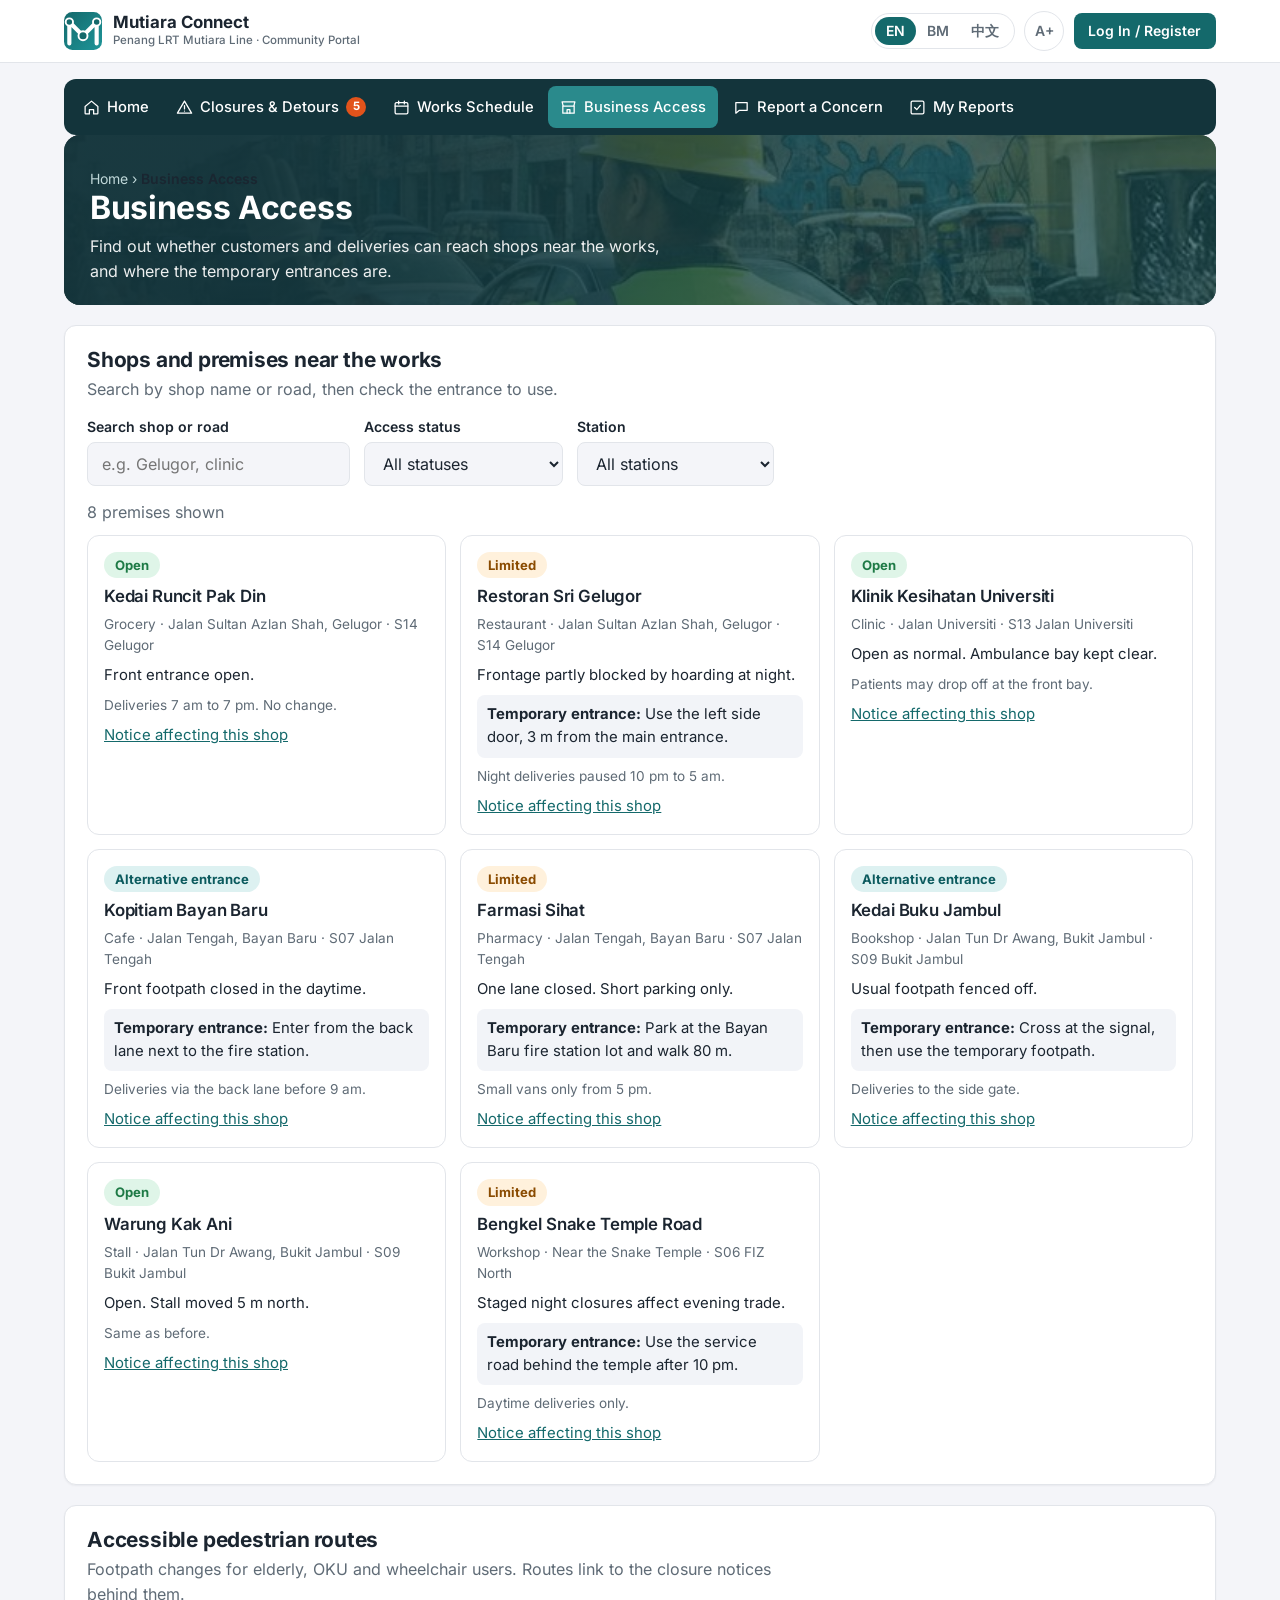
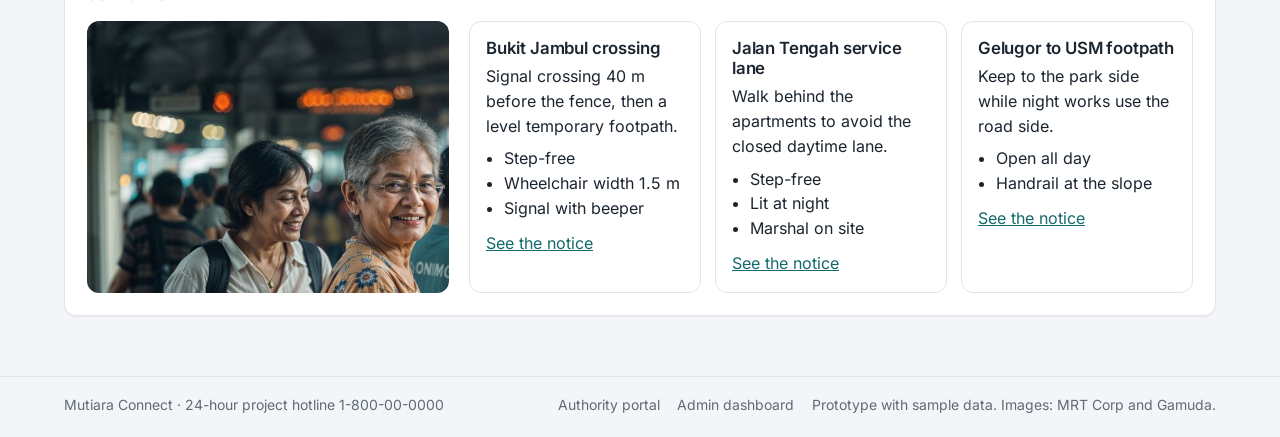
<file: business-access.html>
<!DOCTYPE html>
<html lang="en">
<head>
  <meta charset="utf-8">
  <meta name="viewport" content="width=device-width, initial-scale=1">
  <title>Business Access | Mutiara Connect</title>
  <link rel="icon" href="images/brand/icon.svg" type="image/svg+xml">
  <link rel="stylesheet" href="css/theme.css?v=3">
  <link rel="stylesheet" href="css/portal-pages.css?v=1">
</head>
<body data-page="business">
  <a class="skip-link" href="#main">Skip to main content</a>

  <!-- ===== HEADER (identical on every page) ===== -->
  <header>
    <div class="site-top">
      <div class="container">
        <a class="brand" href="index.html">
          <img src="images/brand/icon.svg" alt="" width="38" height="38">
          <span><span class="brand-name">Mutiara Connect</span><span class="brand-sub">Penang LRT Mutiara Line · Community Portal</span></span>
        </a>
        <div class="top-actions">
          <div class="lang-switch" role="group" aria-label="Language">
            <button type="button" aria-pressed="true">EN</button>
            <button type="button" aria-pressed="false">BM</button>
            <button type="button" aria-pressed="false">中文</button>
          </div>
          <button class="text-size" type="button" aria-pressed="false" aria-label="Larger text">A+</button>
          <a class="btn btn-primary btn-sm" href="login.html">Log In / Register</a>
        </div>
        <button class="nav-toggle" type="button" aria-expanded="false" aria-controls="main-nav">Menu</button>
      </div>
    </div>
    <nav class="main-nav container" id="main-nav" aria-label="Main">
      <ul>
        <li><a href="index.html" data-nav="home"><svg viewBox="0 0 24 24" fill="none" stroke="currentColor" stroke-width="1.8" stroke-linecap="round" stroke-linejoin="round" aria-hidden="true"><path d="M3 10.5 12 3l9 7.5V20a1 1 0 0 1-1 1h-5v-6H9v6H4a1 1 0 0 1-1-1z"/></svg>Home</a></li>
        <li><a href="closures.html" data-nav="closures"><svg viewBox="0 0 24 24" fill="none" stroke="currentColor" stroke-width="1.8" stroke-linecap="round" stroke-linejoin="round" aria-hidden="true"><path d="M12 3 2 20h20z"/><path d="M12 9.5v4.5"/><path d="M12 17h.01"/></svg>Closures &amp; Detours <span class="count" aria-label="5 active closures">5</span></a></li>
        <li><a href="schedule.html" data-nav="schedule"><svg viewBox="0 0 24 24" fill="none" stroke="currentColor" stroke-width="1.8" stroke-linecap="round" stroke-linejoin="round" aria-hidden="true"><rect x="3" y="5" width="18" height="16" rx="2"/><path d="M3 10h18M8 3v4M16 3v4"/></svg>Works Schedule</a></li>
        <li><a href="business-access.html" data-nav="business"><svg viewBox="0 0 24 24" fill="none" stroke="currentColor" stroke-width="1.8" stroke-linecap="round" stroke-linejoin="round" aria-hidden="true"><path d="M4 10v10h16V10"/><path d="M3 4h18l-1.5 6h-15z"/><path d="M10 20v-5h4v5"/></svg>Business Access</a></li>
        <li><a href="report.html" data-nav="report"><svg viewBox="0 0 24 24" fill="none" stroke="currentColor" stroke-width="1.8" stroke-linecap="round" stroke-linejoin="round" aria-hidden="true"><path d="M4 5h16v11H9l-5 4z"/></svg>Report a Concern</a></li>
        <li><a href="track.html" data-nav="track"><svg viewBox="0 0 24 24" fill="none" stroke="currentColor" stroke-width="1.8" stroke-linecap="round" stroke-linejoin="round" aria-hidden="true"><rect x="3" y="3" width="18" height="18" rx="2"/><path d="m8 12 3 3 5-6"/></svg>My Reports</a></li>
      </ul>
    </nav>
  </header>
  <!-- ===== END HEADER ===== -->

  <main id="main" class="container">
    <section class="hero-sm"><img src="images/traffic-marshal.jpg" alt="" width="1200" height="445"><div><p class="breadcrumb"><a href="index.html">Home</a> › <span aria-current="page">Business Access</span></p><h1>Business Access</h1><p>Find out whether customers and deliveries can reach shops near the works, and where the temporary entrances are.</p></div></section>
    <section class="x-card" aria-labelledby="b-h"><h2 id="b-h">Shops and premises near the works</h2><p class="x-sub">Search by shop name or road, then check the entrance to use.</p>
      <form class="x-bar" onsubmit="return false"><div><label for="q">Search shop or road</label><input type="search" id="q" placeholder="e.g. Gelugor, clinic"></div>
        <div><label for="f-status">Access status</label><select id="f-status"><option value="all">All statuses</option><option value="open">Open</option><option value="limited">Limited</option><option value="alt">Alternative entrance</option></select></div>
        <div><label for="f-station">Station</label><select id="f-station"></select></div></form>
      <p class="x-count" id="f-count" aria-live="polite"></p><ul class="x-prem" id="prem"></ul><p class="x-count" id="none" hidden>No premises match your search.</p></section>
    <section class="x-card" aria-labelledby="p-h"><h2 id="p-h">Accessible pedestrian routes</h2><p class="x-sub">Footpath changes for elderly, OKU and wheelchair users. Routes link to the closure notices behind them.</p>
      <div class="x-two"><img class="x-photo" src="images/station-commuters.jpg" alt="Commuters, including an elderly woman, on a station platform" width="1200" height="445"><div class="x-routes" id="routes"></div></div></section>
  </main>

  <!-- ===== FOOTER (identical on every page) ===== -->
  <footer class="site-footer">
    <div class="container">
      <span>Mutiara Connect · 24-hour project hotline 1-800-00-0000</span>
      <nav aria-label="Footer">
        <a href="authority.html">Authority portal</a>
        <a href="admin.html">Admin dashboard</a>
        <span>Prototype with sample data. Images: MRT Corp and Gamuda.</span>
      </nav>
    </div>
  </footer>
  <!-- ===== END FOOTER ===== -->

  <script src="js/main.js?v=3"></script>
  <script src="js/business-access.js?v=1"></script>
</body>
</html>
</file>
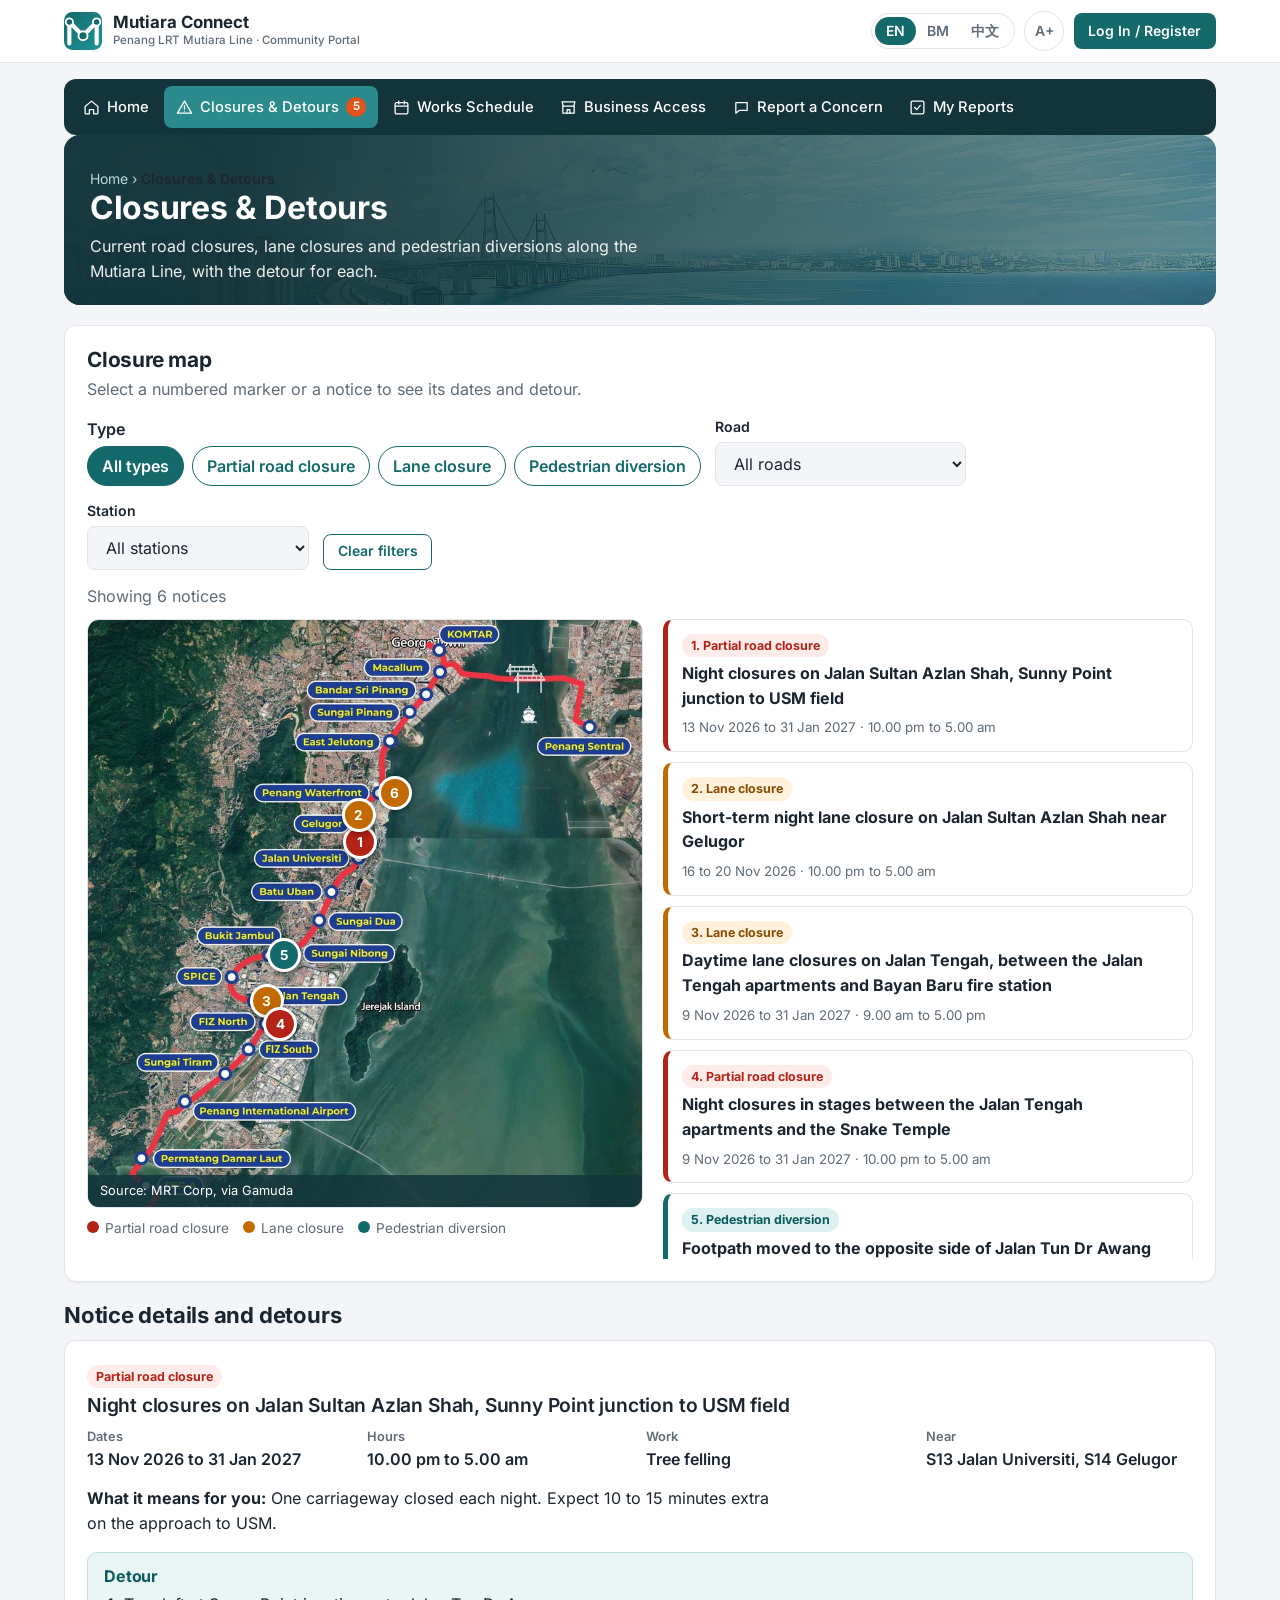
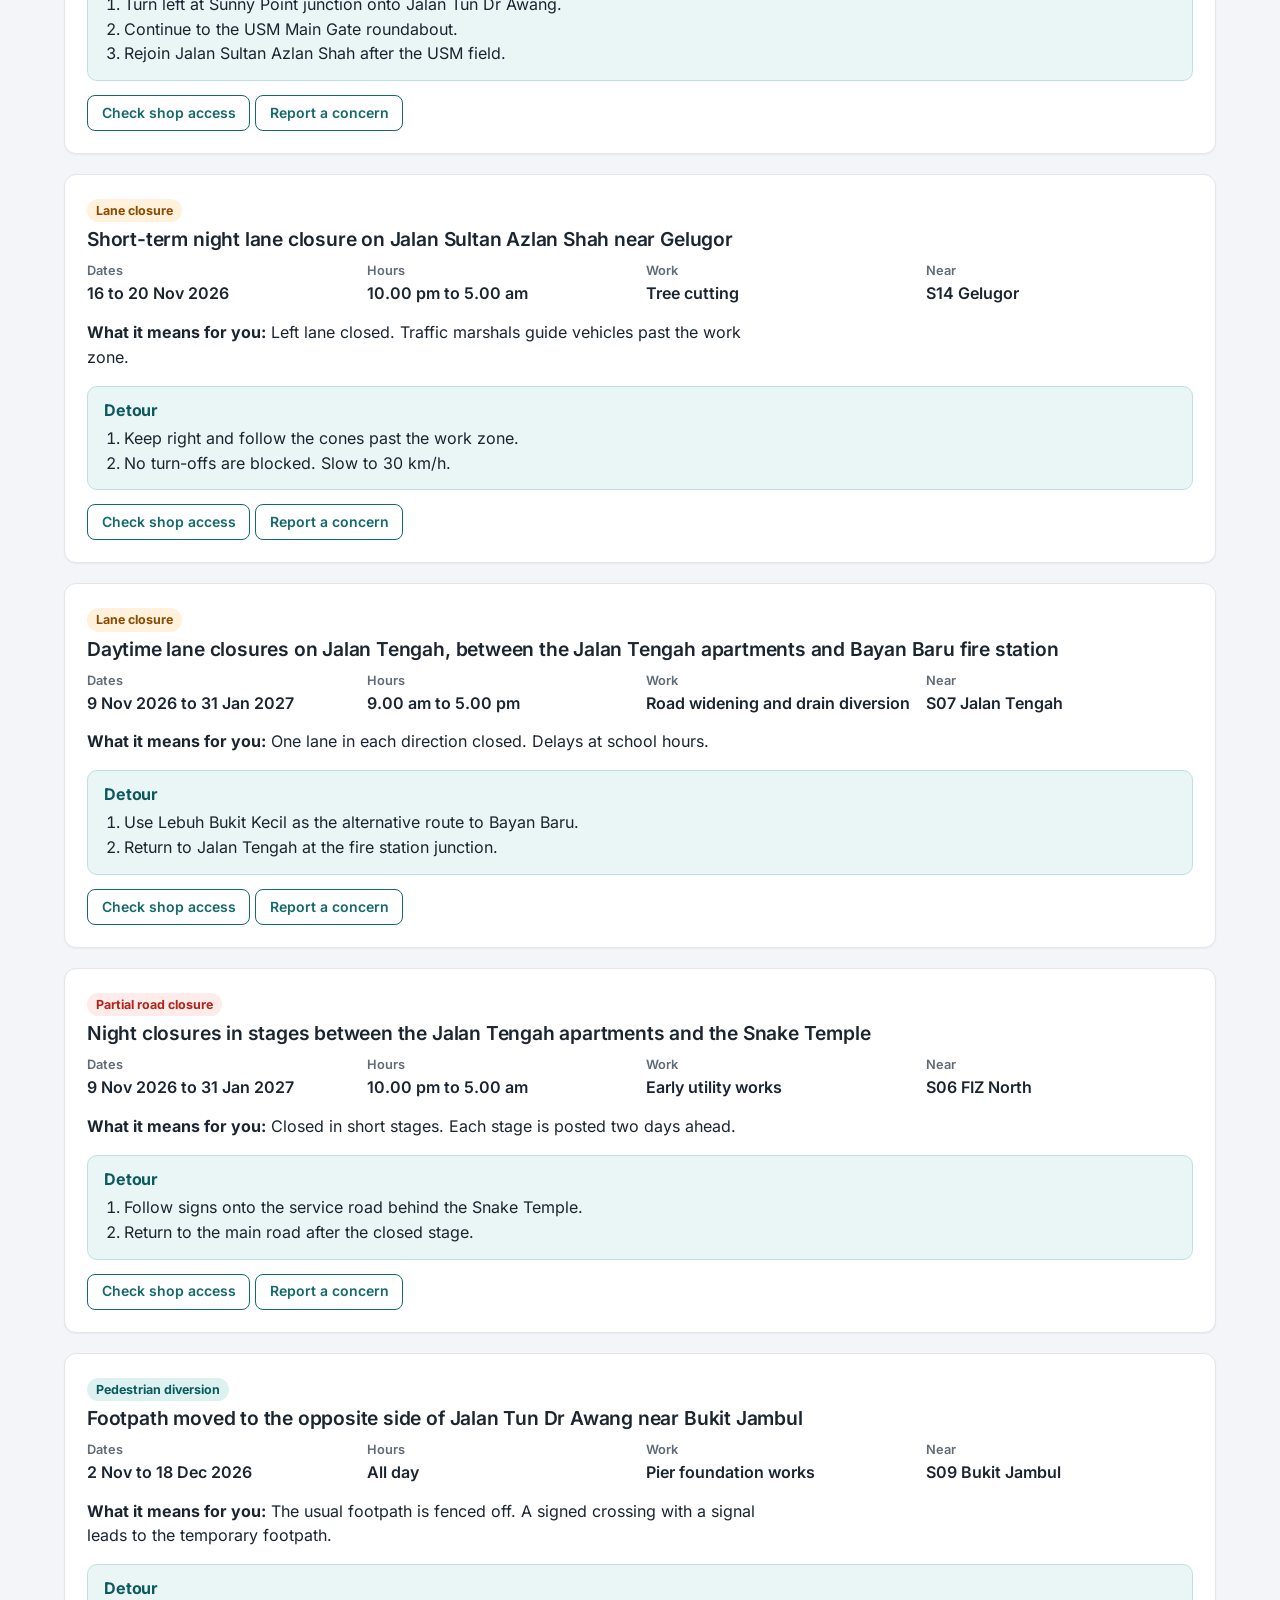
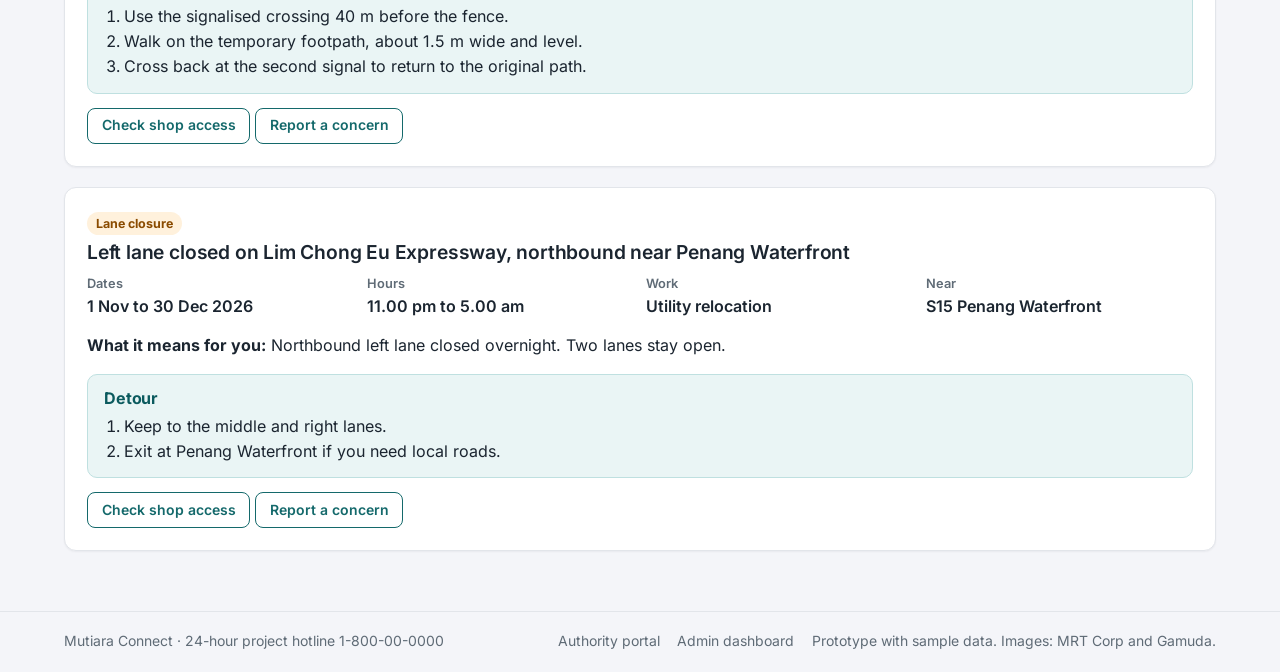
<file: closures.html>
<!DOCTYPE html>
<html lang="en">
<head>
  <meta charset="utf-8">
  <meta name="viewport" content="width=device-width, initial-scale=1">
  <title>Closures & Detours | Mutiara Connect</title>
  <link rel="icon" href="images/brand/icon.svg" type="image/svg+xml">
  <link rel="stylesheet" href="css/theme.css?v=3">
  <link rel="stylesheet" href="css/portal-pages.css?v=1">
</head>
<body data-page="closures">
  <a class="skip-link" href="#main">Skip to main content</a>

  <!-- ===== HEADER (identical on every page) ===== -->
  <header>
    <div class="site-top">
      <div class="container">
        <a class="brand" href="index.html">
          <img src="images/brand/icon.svg" alt="" width="38" height="38">
          <span><span class="brand-name">Mutiara Connect</span><span class="brand-sub">Penang LRT Mutiara Line · Community Portal</span></span>
        </a>
        <div class="top-actions">
          <div class="lang-switch" role="group" aria-label="Language">
            <button type="button" aria-pressed="true">EN</button>
            <button type="button" aria-pressed="false">BM</button>
            <button type="button" aria-pressed="false">中文</button>
          </div>
          <button class="text-size" type="button" aria-pressed="false" aria-label="Larger text">A+</button>
          <a class="btn btn-primary btn-sm" href="login.html">Log In / Register</a>
        </div>
        <button class="nav-toggle" type="button" aria-expanded="false" aria-controls="main-nav">Menu</button>
      </div>
    </div>
    <nav class="main-nav container" id="main-nav" aria-label="Main">
      <ul>
        <li><a href="index.html" data-nav="home"><svg viewBox="0 0 24 24" fill="none" stroke="currentColor" stroke-width="1.8" stroke-linecap="round" stroke-linejoin="round" aria-hidden="true"><path d="M3 10.5 12 3l9 7.5V20a1 1 0 0 1-1 1h-5v-6H9v6H4a1 1 0 0 1-1-1z"/></svg>Home</a></li>
        <li><a href="closures.html" data-nav="closures"><svg viewBox="0 0 24 24" fill="none" stroke="currentColor" stroke-width="1.8" stroke-linecap="round" stroke-linejoin="round" aria-hidden="true"><path d="M12 3 2 20h20z"/><path d="M12 9.5v4.5"/><path d="M12 17h.01"/></svg>Closures &amp; Detours <span class="count" aria-label="5 active closures">5</span></a></li>
        <li><a href="schedule.html" data-nav="schedule"><svg viewBox="0 0 24 24" fill="none" stroke="currentColor" stroke-width="1.8" stroke-linecap="round" stroke-linejoin="round" aria-hidden="true"><rect x="3" y="5" width="18" height="16" rx="2"/><path d="M3 10h18M8 3v4M16 3v4"/></svg>Works Schedule</a></li>
        <li><a href="business-access.html" data-nav="business"><svg viewBox="0 0 24 24" fill="none" stroke="currentColor" stroke-width="1.8" stroke-linecap="round" stroke-linejoin="round" aria-hidden="true"><path d="M4 10v10h16V10"/><path d="M3 4h18l-1.5 6h-15z"/><path d="M10 20v-5h4v5"/></svg>Business Access</a></li>
        <li><a href="report.html" data-nav="report"><svg viewBox="0 0 24 24" fill="none" stroke="currentColor" stroke-width="1.8" stroke-linecap="round" stroke-linejoin="round" aria-hidden="true"><path d="M4 5h16v11H9l-5 4z"/></svg>Report a Concern</a></li>
        <li><a href="track.html" data-nav="track"><svg viewBox="0 0 24 24" fill="none" stroke="currentColor" stroke-width="1.8" stroke-linecap="round" stroke-linejoin="round" aria-hidden="true"><rect x="3" y="3" width="18" height="18" rx="2"/><path d="m8 12 3 3 5-6"/></svg>My Reports</a></li>
      </ul>
    </nav>
  </header>
  <!-- ===== END HEADER ===== -->

  <main id="main" class="container">
    <section class="hero-sm"><img src="images/hero-mutiara-line.jpg" alt="" width="1200" height="445"><div><p class="breadcrumb"><a href="index.html">Home</a> › <span aria-current="page">Closures &amp; Detours</span></p><h1>Closures &amp; Detours</h1><p>Current road closures, lane closures and pedestrian diversions along the Mutiara Line, with the detour for each.</p></div></section>
    <section class="x-card" aria-labelledby="map-h">
      <h2 id="map-h">Closure map</h2><p class="x-sub">Select a numbered marker or a notice to see its dates and detour.</p>
      <form class="x-bar" onsubmit="return false">
        <div><span class="x-count" style="display:block;margin:0 0 4px;font-weight:600;color:inherit">Type</span><div class="x-chips" id="type-chips" role="group" aria-label="Closure type"></div></div>
        <div><label for="f-road">Road</label><select id="f-road"></select></div>
        <div><label for="f-station">Station</label><select id="f-station"></select></div>
        <button class="btn btn-outline btn-sm" type="button" id="f-reset">Clear filters</button>
      </form>
      <p class="x-count" id="f-count" aria-live="polite"></p>
      <div class="x-grid">
        <div><figure class="x-map" id="map"><img src="images/alignment-map.jpg" alt="Map of the Mutiara Line alignment from PSR-A in the south to KOMTAR and Penang Sentral in the north" width="900" height="954"><figcaption>Source: MRT Corp, via Gamuda</figcaption></figure>
        <p class="x-legend"><span><i style="background:#B42318"></i>Partial road closure</span><span><i style="background:#C26A00"></i>Lane closure</span><span><i style="background:#14696B"></i>Pedestrian diversion</span></p></div>
        <ul class="x-items" id="list"></ul>
      </div>
      <p class="x-count" id="none" hidden>No notices match these filters.</p>
    </section>
    <section aria-labelledby="det-h"><h2 id="det-h" style="margin:0 0 12px">Notice details and detours</h2><div id="details"></div></section>
  </main>

  <!-- ===== FOOTER (identical on every page) ===== -->
  <footer class="site-footer">
    <div class="container">
      <span>Mutiara Connect · 24-hour project hotline 1-800-00-0000</span>
      <nav aria-label="Footer">
        <a href="authority.html">Authority portal</a>
        <a href="admin.html">Admin dashboard</a>
        <span>Prototype with sample data. Images: MRT Corp and Gamuda.</span>
      </nav>
    </div>
  </footer>
  <!-- ===== END FOOTER ===== -->

  <script src="js/main.js?v=3"></script>
  <script src="js/closures.js?v=1"></script>
</body>
</html>
</file>
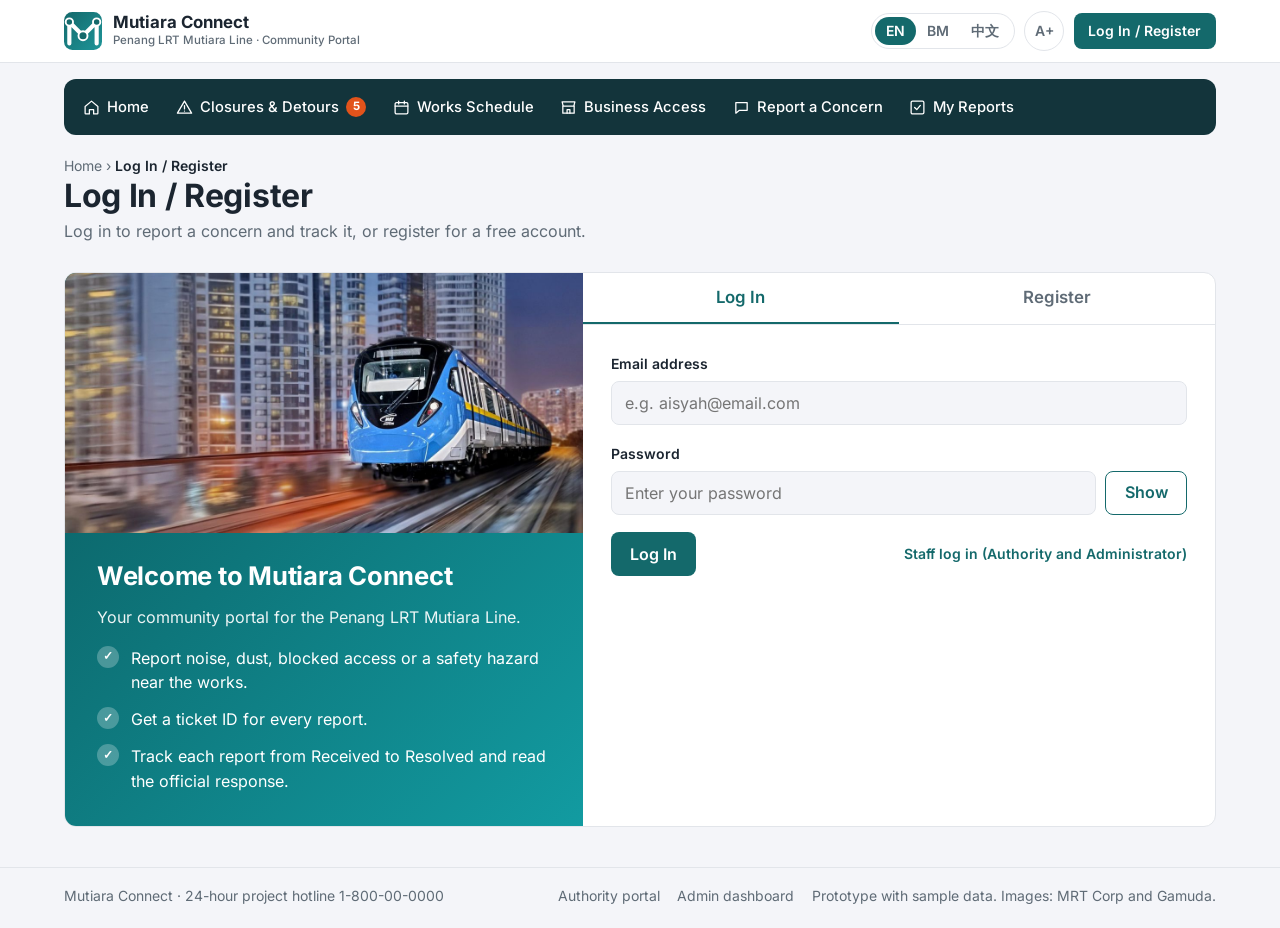
<file: login.html>
<!DOCTYPE html>
<html lang="en">
<head>
  <meta charset="utf-8">
  <meta name="viewport" content="width=device-width, initial-scale=1">
  <title>Log In / Register | Mutiara Connect</title>
  <link rel="icon" href="images/brand/icon.svg" type="image/svg+xml">
  <link rel="stylesheet" href="css/theme.css?v=3">

  <link rel="stylesheet" href="css/pages.css?v=4">
</head>
<body data-page="login">
  <a class="skip-link" href="#main">Skip to main content</a>

  <!-- ===== HEADER (identical on every page) ===== -->
  <header>
    <div class="site-top">
      <div class="container">
        <a class="brand" href="index.html">
          <img src="images/brand/icon.svg" alt="" width="38" height="38">
          <span><span class="brand-name">Mutiara Connect</span><span class="brand-sub">Penang LRT Mutiara Line · Community Portal</span></span>
        </a>
        <div class="top-actions">
          <div class="lang-switch" role="group" aria-label="Language">
            <button type="button" aria-pressed="true">EN</button>
            <button type="button" aria-pressed="false">BM</button>
            <button type="button" aria-pressed="false">中文</button>
          </div>
          <button class="text-size" type="button" aria-pressed="false" aria-label="Larger text">A+</button>
          <a class="btn btn-primary btn-sm" href="login.html">Log In / Register</a>
        </div>
        <button class="nav-toggle" type="button" aria-expanded="false" aria-controls="main-nav">Menu</button>
      </div>
    </div>
    <nav class="main-nav container" id="main-nav" aria-label="Main">
      <ul>
        <li><a href="index.html" data-nav="home"><svg viewBox="0 0 24 24" fill="none" stroke="currentColor" stroke-width="1.8" stroke-linecap="round" stroke-linejoin="round" aria-hidden="true"><path d="M3 10.5 12 3l9 7.5V20a1 1 0 0 1-1 1h-5v-6H9v6H4a1 1 0 0 1-1-1z"/></svg>Home</a></li>
        <li><a href="closures.html" data-nav="closures"><svg viewBox="0 0 24 24" fill="none" stroke="currentColor" stroke-width="1.8" stroke-linecap="round" stroke-linejoin="round" aria-hidden="true"><path d="M12 3 2 20h20z"/><path d="M12 9.5v4.5"/><path d="M12 17h.01"/></svg>Closures &amp; Detours <span class="count" aria-label="5 active closures">5</span></a></li>
        <li><a href="schedule.html" data-nav="schedule"><svg viewBox="0 0 24 24" fill="none" stroke="currentColor" stroke-width="1.8" stroke-linecap="round" stroke-linejoin="round" aria-hidden="true"><rect x="3" y="5" width="18" height="16" rx="2"/><path d="M3 10h18M8 3v4M16 3v4"/></svg>Works Schedule</a></li>
        <li><a href="business-access.html" data-nav="business"><svg viewBox="0 0 24 24" fill="none" stroke="currentColor" stroke-width="1.8" stroke-linecap="round" stroke-linejoin="round" aria-hidden="true"><path d="M4 10v10h16V10"/><path d="M3 4h18l-1.5 6h-15z"/><path d="M10 20v-5h4v5"/></svg>Business Access</a></li>
        <li><a href="report.html" data-nav="report"><svg viewBox="0 0 24 24" fill="none" stroke="currentColor" stroke-width="1.8" stroke-linecap="round" stroke-linejoin="round" aria-hidden="true"><path d="M4 5h16v11H9l-5 4z"/></svg>Report a Concern</a></li>
        <li><a href="track.html" data-nav="track"><svg viewBox="0 0 24 24" fill="none" stroke="currentColor" stroke-width="1.8" stroke-linecap="round" stroke-linejoin="round" aria-hidden="true"><rect x="3" y="3" width="18" height="18" rx="2"/><path d="m8 12 3 3 5-6"/></svg>My Reports</a></li>
      </ul>
    </nav>
  </header>
  <!-- ===== END HEADER ===== -->

  <main id="main" class="container">
    <section class="page-header">
      <p class="breadcrumb"><a href="index.html">Home</a> › <span aria-current="page">Log In / Register</span></p>
      <h1>Log In / Register</h1>
      <p>Log in to report a concern and track it, or register for a free account.</p>
    </section>

    <section class="auth">
      <div class="auth-side">
        <img src="images/mutiara-train.jpg" alt="A Mutiara Line train on the elevated track at night" width="1200" height="675">
        <div class="txt">
          <h2>Welcome to Mutiara Connect</h2>
          <p>Your community portal for the Penang LRT Mutiara Line.</p>
          <ul class="ticks">
            <li>Report noise, dust, blocked access or a safety hazard near the works.</li>
            <li>Get a ticket ID for every report.</li>
            <li>Track each report from Received to Resolved and read the official response.</li>
          </ul>
        </div>
      </div>

      <div>
        <div class="auth-tabs" role="tablist" aria-label="Log in or register">
          <button type="button" role="tab" id="tab-login" aria-controls="login-panel" aria-selected="true">Log In</button>
          <button type="button" role="tab" id="tab-register" aria-controls="register-panel" aria-selected="false">Register</button>
        </div>

        <div class="auth-body" role="tabpanel" id="login-panel" aria-labelledby="tab-login">
          <form id="login-form" novalidate>
            <p class="form-msg" id="login-msg" hidden></p>
            <div class="field" id="staff-role-field" hidden>
              <label for="staff-role">I am signing in as</label>
              <select id="staff-role">
                <option value="contractor">Authority: Contractor</option>
                <option value="police">Authority: State Police</option>
                <option value="government">Authority: State Government</option>
                <option value="admin">Administrator: Complaint Manager or Content Manager</option>
              </select>
            </div>
            <div class="field">
              <label for="login-email">Email address</label>
              <input id="login-email" type="email" placeholder="e.g. aisyah@email.com" autocomplete="email">
            </div>
            <div class="field">
              <label for="login-pw">Password</label>
              <div class="pw">
                <input id="login-pw" type="password" placeholder="Enter your password" autocomplete="current-password">
                <button class="btn btn-outline" type="button" data-show="login-pw">Show</button>
              </div>
            </div>
            <div class="auth-foot">
              <button class="btn btn-primary" type="submit" id="login-btn">Log In</button>
              <button class="link-btn" type="button" id="staff-toggle">Staff log in (Authority and Administrator)</button>
            </div>
            <p class="filter-count" id="staff-note" style="margin-top:1rem" hidden>Authority accounts are created by the Content Manager. Contact the project administrator to register as an authority.</p>
          </form>
        </div>

        <div class="auth-body" role="tabpanel" id="register-panel" aria-labelledby="tab-register" hidden>
          <form id="register-form" novalidate>
            <p class="form-msg err" id="reg-msg" hidden></p>
            <div class="form-grid">
              <div class="field"><label for="reg-name">Full name</label><input id="reg-name" type="text" autocomplete="name"></div>
              <div class="field"><label for="reg-email">Email address</label><input id="reg-email" type="email" placeholder="e.g. aisyah@email.com" autocomplete="email"></div>
              <div class="field">
                <label for="reg-pw">Password</label>
                <div class="pw">
                  <input id="reg-pw" type="password" placeholder="At least 8 characters" autocomplete="new-password">
                  <button class="btn btn-outline" type="button" data-show="reg-pw">Show</button>
                </div>
              </div>
              <div class="field"><label for="reg-pw2">Confirm password</label><input id="reg-pw2" type="password" placeholder="Type it again" autocomplete="new-password"></div>
            </div>
            <label class="agree"><input type="checkbox" id="reg-agree"> <span>I agree that Mutiara Connect may use my details to handle my reports, in line with the Personal Data Protection Act 2010.</span></label>
            <button class="btn btn-primary" type="submit">Create Account</button>
          </form>
        </div>
      </div>
    </section>
  </main>

  <!-- ===== FOOTER (identical on every page) ===== -->
  <footer class="site-footer">
    <div class="container">
      <span>Mutiara Connect · 24-hour project hotline 1-800-00-0000</span>
      <nav aria-label="Footer">
        <a href="authority.html">Authority portal</a>
        <a href="admin.html">Admin dashboard</a>
        <span>Prototype with sample data. Images: MRT Corp and Gamuda.</span>
      </nav>
    </div>
  </footer>
  <!-- ===== END FOOTER ===== -->

  <script src="js/data.js?v=4"></script>
  <script src="js/login.js?v=4"></script>
  <script src="js/main.js?v=3"></script>
</body>
</html>
</file>
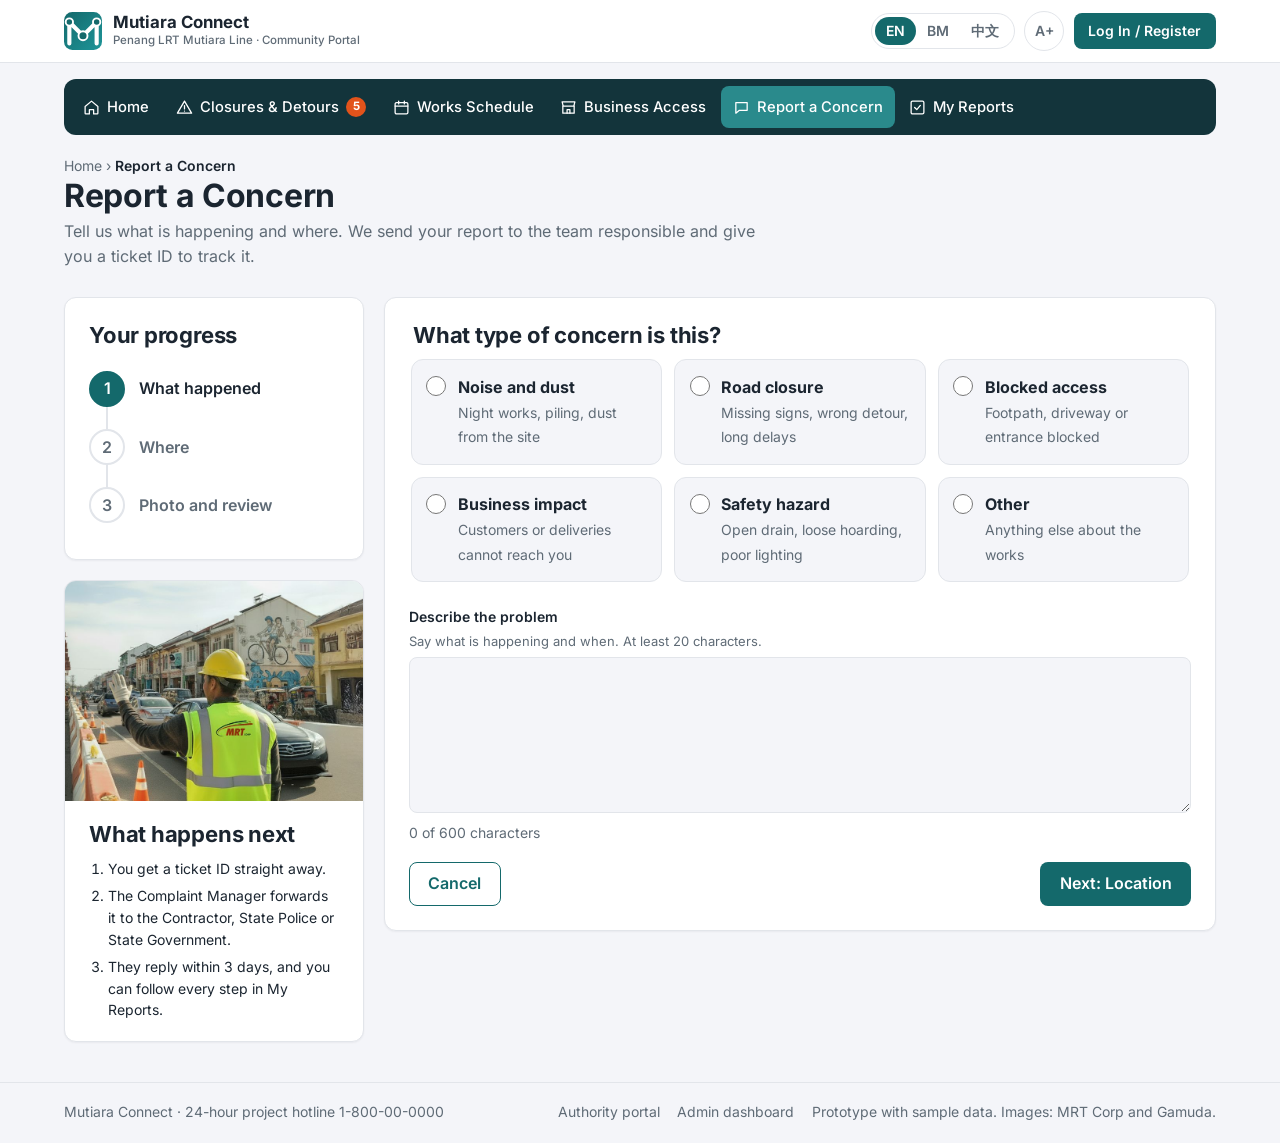
<file: report.html>
<!DOCTYPE html>
<html lang="en">
<head>
  <meta charset="utf-8">
  <meta name="viewport" content="width=device-width, initial-scale=1">
  <title>Report a Concern | Mutiara Connect</title>
  <link rel="icon" href="images/brand/icon.svg" type="image/svg+xml">
  <link rel="stylesheet" href="css/theme.css?v=3">

  <link rel="stylesheet" href="css/pages.css?v=4">
</head>
<body data-page="report">
  <a class="skip-link" href="#main">Skip to main content</a>

  <!-- ===== HEADER (identical on every page) ===== -->
  <header>
    <div class="site-top">
      <div class="container">
        <a class="brand" href="index.html">
          <img src="images/brand/icon.svg" alt="" width="38" height="38">
          <span><span class="brand-name">Mutiara Connect</span><span class="brand-sub">Penang LRT Mutiara Line · Community Portal</span></span>
        </a>
        <div class="top-actions">
          <div class="lang-switch" role="group" aria-label="Language">
            <button type="button" aria-pressed="true">EN</button>
            <button type="button" aria-pressed="false">BM</button>
            <button type="button" aria-pressed="false">中文</button>
          </div>
          <button class="text-size" type="button" aria-pressed="false" aria-label="Larger text">A+</button>
          <a class="btn btn-primary btn-sm" href="login.html">Log In / Register</a>
        </div>
        <button class="nav-toggle" type="button" aria-expanded="false" aria-controls="main-nav">Menu</button>
      </div>
    </div>
    <nav class="main-nav container" id="main-nav" aria-label="Main">
      <ul>
        <li><a href="index.html" data-nav="home"><svg viewBox="0 0 24 24" fill="none" stroke="currentColor" stroke-width="1.8" stroke-linecap="round" stroke-linejoin="round" aria-hidden="true"><path d="M3 10.5 12 3l9 7.5V20a1 1 0 0 1-1 1h-5v-6H9v6H4a1 1 0 0 1-1-1z"/></svg>Home</a></li>
        <li><a href="closures.html" data-nav="closures"><svg viewBox="0 0 24 24" fill="none" stroke="currentColor" stroke-width="1.8" stroke-linecap="round" stroke-linejoin="round" aria-hidden="true"><path d="M12 3 2 20h20z"/><path d="M12 9.5v4.5"/><path d="M12 17h.01"/></svg>Closures &amp; Detours <span class="count" aria-label="5 active closures">5</span></a></li>
        <li><a href="schedule.html" data-nav="schedule"><svg viewBox="0 0 24 24" fill="none" stroke="currentColor" stroke-width="1.8" stroke-linecap="round" stroke-linejoin="round" aria-hidden="true"><rect x="3" y="5" width="18" height="16" rx="2"/><path d="M3 10h18M8 3v4M16 3v4"/></svg>Works Schedule</a></li>
        <li><a href="business-access.html" data-nav="business"><svg viewBox="0 0 24 24" fill="none" stroke="currentColor" stroke-width="1.8" stroke-linecap="round" stroke-linejoin="round" aria-hidden="true"><path d="M4 10v10h16V10"/><path d="M3 4h18l-1.5 6h-15z"/><path d="M10 20v-5h4v5"/></svg>Business Access</a></li>
        <li><a href="report.html" data-nav="report"><svg viewBox="0 0 24 24" fill="none" stroke="currentColor" stroke-width="1.8" stroke-linecap="round" stroke-linejoin="round" aria-hidden="true"><path d="M4 5h16v11H9l-5 4z"/></svg>Report a Concern</a></li>
        <li><a href="track.html" data-nav="track"><svg viewBox="0 0 24 24" fill="none" stroke="currentColor" stroke-width="1.8" stroke-linecap="round" stroke-linejoin="round" aria-hidden="true"><rect x="3" y="3" width="18" height="18" rx="2"/><path d="m8 12 3 3 5-6"/></svg>My Reports</a></li>
      </ul>
    </nav>
  </header>
  <!-- ===== END HEADER ===== -->

  <main id="main" class="container">
    <section class="page-header">
      <p class="breadcrumb"><a href="index.html">Home</a> › <span aria-current="page">Report a Concern</span></p>
      <h1>Report a Concern</h1>
      <p>Tell us what is happening and where. We send your report to the team responsible and give you a ticket ID to track it.</p>
    </section>

    <div class="report-grid">
      <aside class="report-side">
        <div class="card">
          <h2>Your progress</h2>
          <ol class="steps" id="steps">
            <li class="current"><span class="n">1</span>What happened</li>
            <li><span class="n">2</span>Where</li>
            <li><span class="n">3</span>Photo and review</li>
          </ol>
        </div>
        <div class="card next-card">
          <img src="images/traffic-marshal.jpg" alt="A traffic marshal in a hard hat directing cars past the works" width="760" height="790">
          <div class="txt">
            <h2>What happens next</h2>
            <ol>
              <li>You get a ticket ID straight away.</li>
              <li>The Complaint Manager forwards it to the Contractor, State Police or State Government.</li>
              <li>They reply within 3 days, and you can follow every step in My Reports.</li>
            </ol>
          </div>
        </div>
      </aside>

      <section class="card" aria-live="polite">
        <form id="report-form" novalidate>
          <!-- Step 1 -->
          <div class="step" data-step="1">
            <fieldset class="types" id="types">
              <legend><h2>What type of concern is this?</h2></legend>
              <label class="type-opt"><input type="radio" name="type" value="Noise and dust"><span><strong>Noise and dust</strong><small>Night works, piling, dust from the site</small></span></label>
              <label class="type-opt"><input type="radio" name="type" value="Road closure"><span><strong>Road closure</strong><small>Missing signs, wrong detour, long delays</small></span></label>
              <label class="type-opt"><input type="radio" name="type" value="Blocked access"><span><strong>Blocked access</strong><small>Footpath, driveway or entrance blocked</small></span></label>
              <label class="type-opt"><input type="radio" name="type" value="Business impact"><span><strong>Business impact</strong><small>Customers or deliveries cannot reach you</small></span></label>
              <label class="type-opt"><input type="radio" name="type" value="Safety hazard"><span><strong>Safety hazard</strong><small>Open drain, loose hoarding, poor lighting</small></span></label>
              <label class="type-opt"><input type="radio" name="type" value="Other"><span><strong>Other</strong><small>Anything else about the works</small></span></label>
            </fieldset>
            <p class="error-text" id="type-err" hidden>Choose the type of concern.</p>
            <div class="field">
              <label for="desc">Describe the problem</label>
              <span class="help">Say what is happening and when. At least 20 characters.</span>
              <textarea id="desc" rows="6" maxlength="600"></textarea>
              <span class="filter-count" id="desc-count">0 of 600 characters</span>
            </div>
            <div class="wizard-nav">
              <a class="btn btn-outline" href="index.html">Cancel</a>
              <button class="btn btn-primary" type="button" data-next="2">Next: Location</button>
            </div>
          </div>

          <!-- Step 2 -->
          <div class="step" data-step="2" hidden>
            <h2>Where is this happening?</h2>
            <div class="form-grid">
              <div class="field"><label for="station">Nearest LRT station</label><select id="station"><option value="">Choose a station</option></select></div>
              <div class="field"><label for="landmark">Road or landmark</label><input id="landmark" type="text" placeholder="e.g. In front of Restoran Sri Gelugor"></div>
            </div>
            <div class="wizard-nav">
              <button class="btn btn-outline" type="button" data-next="1">Back</button>
              <button class="btn btn-primary" type="button" data-next="3">Next: Photo and Review</button>
            </div>
          </div>

          <!-- Step 3 -->
          <div class="step" data-step="3" hidden>
            <h2>Photo and review</h2>
            <div class="field">
              <label for="photo">Attach a photo (optional)</label>
              <span class="help">One JPG or PNG image, up to 5 MB.</span>
              <input id="photo" type="file" accept="image/jpeg,image/png">
              <span class="error-text" id="photo-err" hidden></span>
            </div>
            <h3>Review your report</h3>
            <table class="review"><tbody id="review"></tbody></table>
            <div class="wizard-nav">
              <button class="btn btn-outline" type="button" data-next="2">Back</button>
              <button class="btn btn-primary" type="submit">Submit Report</button>
            </div>
          </div>

          <!-- Done -->
          <div class="step done-box" data-step="4" hidden>
            <h2>Report sent</h2>
            <p style="margin:0 auto">Your ticket ID is</p>
            <span class="ticket" id="ticket"></span>
            <p style="margin:0 auto 1.25rem">Keep it to follow your report. The status is now <strong>Received</strong>.</p>
            <div class="btn-row" style="justify-content:center">
              <a class="btn btn-primary" id="track-link" href="track.html">Track this report</a>
              <a class="btn btn-outline" href="report.html">Report another concern</a>
            </div>
          </div>
        </form>
      </section>
    </div>
  </main>

  <!-- ===== FOOTER (identical on every page) ===== -->
  <footer class="site-footer">
    <div class="container">
      <span>Mutiara Connect · 24-hour project hotline 1-800-00-0000</span>
      <nav aria-label="Footer">
        <a href="authority.html">Authority portal</a>
        <a href="admin.html">Admin dashboard</a>
        <span>Prototype with sample data. Images: MRT Corp and Gamuda.</span>
      </nav>
    </div>
  </footer>
  <!-- ===== END FOOTER ===== -->

  <script src="js/data.js?v=4"></script>
  <script src="js/report.js?v=4"></script>
  <script src="js/main.js?v=3"></script>
</body>
</html>
</file>
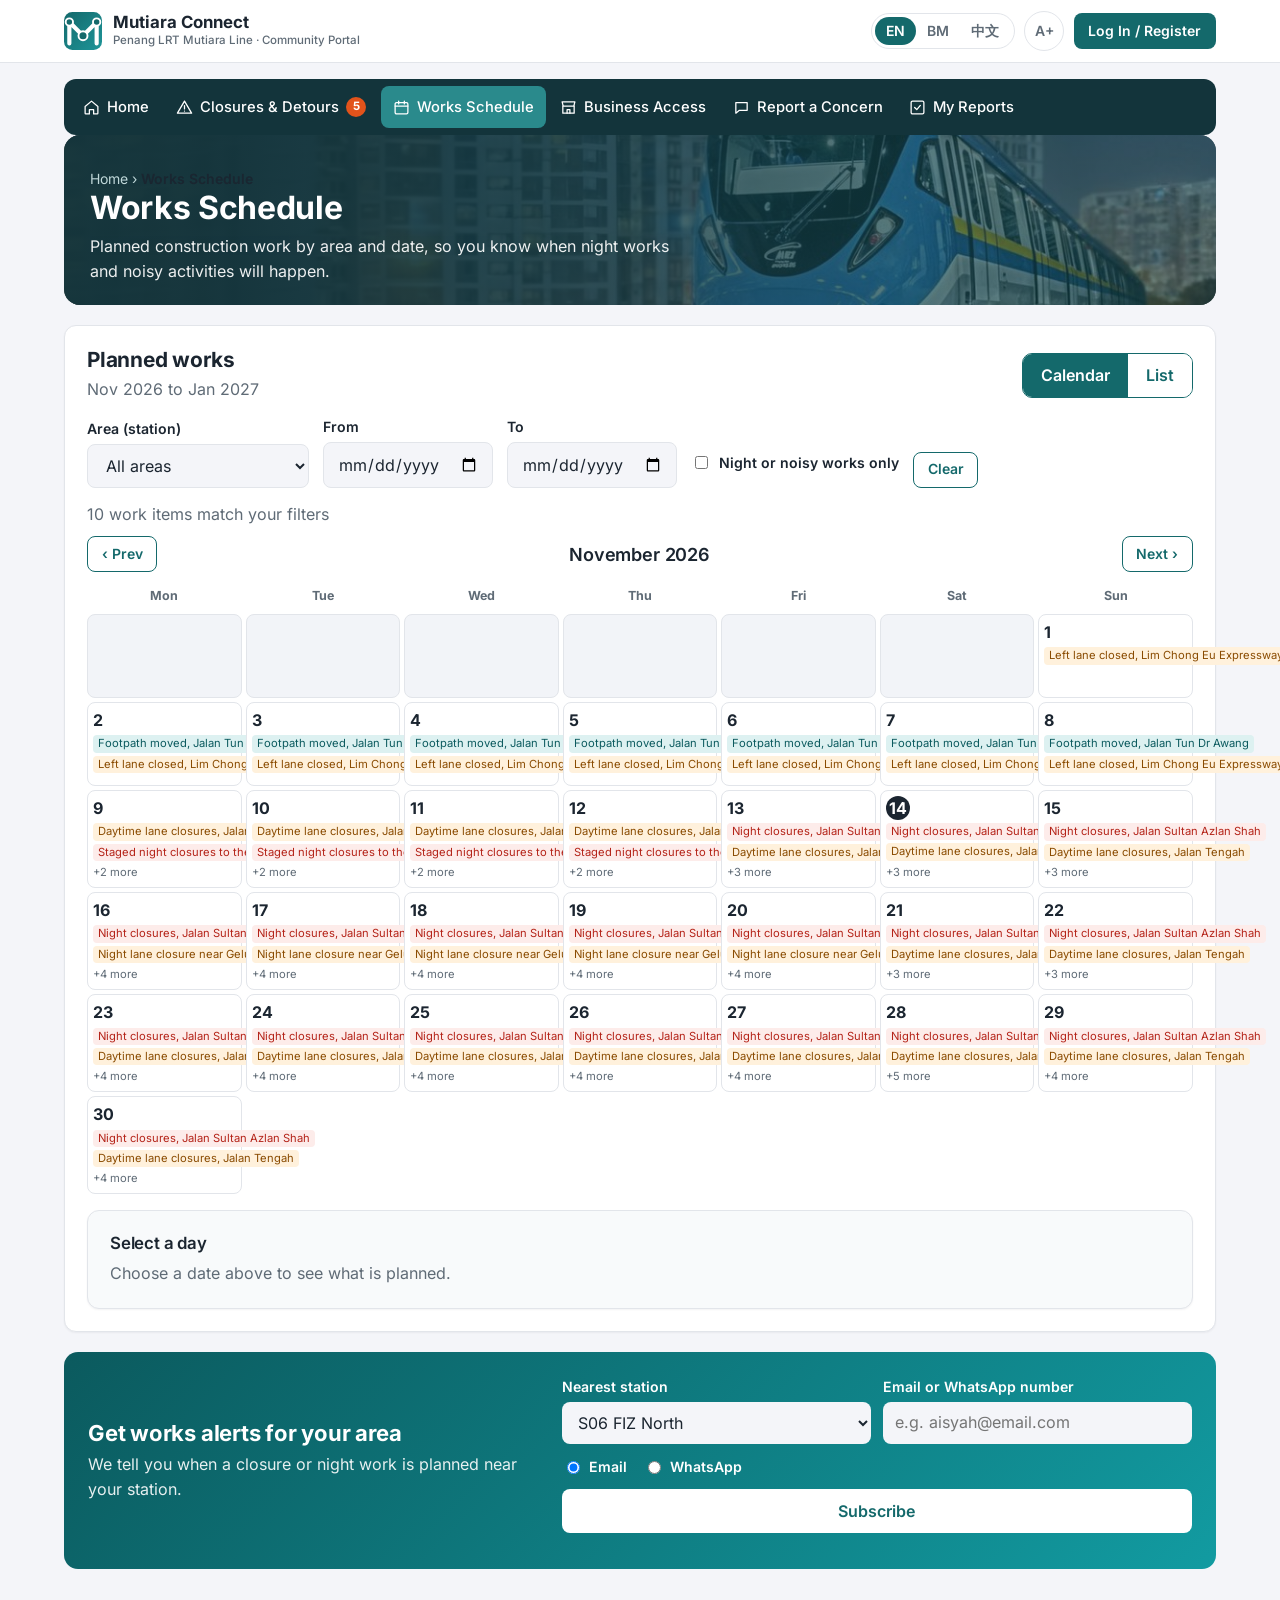
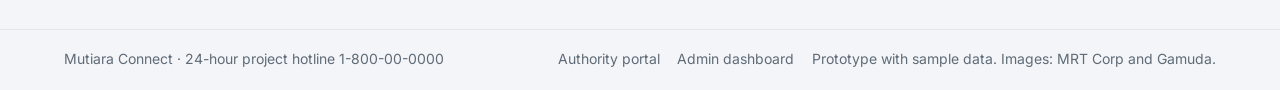
<file: schedule.html>
<!DOCTYPE html>
<html lang="en">
<head>
  <meta charset="utf-8">
  <meta name="viewport" content="width=device-width, initial-scale=1">
  <title>Works Schedule | Mutiara Connect</title>
  <link rel="icon" href="images/brand/icon.svg" type="image/svg+xml">
  <link rel="stylesheet" href="css/theme.css?v=3">
  <link rel="stylesheet" href="css/portal-pages.css?v=1">
</head>
<body data-page="schedule">
  <a class="skip-link" href="#main">Skip to main content</a>

  <!-- ===== HEADER (identical on every page) ===== -->
  <header>
    <div class="site-top">
      <div class="container">
        <a class="brand" href="index.html">
          <img src="images/brand/icon.svg" alt="" width="38" height="38">
          <span><span class="brand-name">Mutiara Connect</span><span class="brand-sub">Penang LRT Mutiara Line · Community Portal</span></span>
        </a>
        <div class="top-actions">
          <div class="lang-switch" role="group" aria-label="Language">
            <button type="button" aria-pressed="true">EN</button>
            <button type="button" aria-pressed="false">BM</button>
            <button type="button" aria-pressed="false">中文</button>
          </div>
          <button class="text-size" type="button" aria-pressed="false" aria-label="Larger text">A+</button>
          <a class="btn btn-primary btn-sm" href="login.html">Log In / Register</a>
        </div>
        <button class="nav-toggle" type="button" aria-expanded="false" aria-controls="main-nav">Menu</button>
      </div>
    </div>
    <nav class="main-nav container" id="main-nav" aria-label="Main">
      <ul>
        <li><a href="index.html" data-nav="home"><svg viewBox="0 0 24 24" fill="none" stroke="currentColor" stroke-width="1.8" stroke-linecap="round" stroke-linejoin="round" aria-hidden="true"><path d="M3 10.5 12 3l9 7.5V20a1 1 0 0 1-1 1h-5v-6H9v6H4a1 1 0 0 1-1-1z"/></svg>Home</a></li>
        <li><a href="closures.html" data-nav="closures"><svg viewBox="0 0 24 24" fill="none" stroke="currentColor" stroke-width="1.8" stroke-linecap="round" stroke-linejoin="round" aria-hidden="true"><path d="M12 3 2 20h20z"/><path d="M12 9.5v4.5"/><path d="M12 17h.01"/></svg>Closures &amp; Detours <span class="count" aria-label="5 active closures">5</span></a></li>
        <li><a href="schedule.html" data-nav="schedule"><svg viewBox="0 0 24 24" fill="none" stroke="currentColor" stroke-width="1.8" stroke-linecap="round" stroke-linejoin="round" aria-hidden="true"><rect x="3" y="5" width="18" height="16" rx="2"/><path d="M3 10h18M8 3v4M16 3v4"/></svg>Works Schedule</a></li>
        <li><a href="business-access.html" data-nav="business"><svg viewBox="0 0 24 24" fill="none" stroke="currentColor" stroke-width="1.8" stroke-linecap="round" stroke-linejoin="round" aria-hidden="true"><path d="M4 10v10h16V10"/><path d="M3 4h18l-1.5 6h-15z"/><path d="M10 20v-5h4v5"/></svg>Business Access</a></li>
        <li><a href="report.html" data-nav="report"><svg viewBox="0 0 24 24" fill="none" stroke="currentColor" stroke-width="1.8" stroke-linecap="round" stroke-linejoin="round" aria-hidden="true"><path d="M4 5h16v11H9l-5 4z"/></svg>Report a Concern</a></li>
        <li><a href="track.html" data-nav="track"><svg viewBox="0 0 24 24" fill="none" stroke="currentColor" stroke-width="1.8" stroke-linecap="round" stroke-linejoin="round" aria-hidden="true"><rect x="3" y="3" width="18" height="18" rx="2"/><path d="m8 12 3 3 5-6"/></svg>My Reports</a></li>
      </ul>
    </nav>
  </header>
  <!-- ===== END HEADER ===== -->

  <main id="main" class="container">
    <section class="hero-sm"><img src="images/mutiara-train.jpg" alt="" width="1200" height="445"><div><p class="breadcrumb"><a href="index.html">Home</a> › <span aria-current="page">Works Schedule</span></p><h1>Works Schedule</h1><p>Planned construction work by area and date, so you know when night works and noisy activities will happen.</p></div></section>
    <section class="x-card" aria-labelledby="s-h">
      <div class="x-bar" style="justify-content:space-between;align-items:center"><div><h2 id="s-h">Planned works</h2><p class="x-sub" style="margin:0">Nov 2026 to Jan 2027</p></div>
        <div class="x-tabs" role="group" aria-label="View"><button type="button" id="v-cal" aria-pressed="true">Calendar</button><button type="button" id="v-list" aria-pressed="false">List</button></div></div>
      <form class="x-bar" onsubmit="return false">
        <div><label for="f-area">Area (station)</label><select id="f-area"></select></div>
        <div><label for="f-from">From</label><input type="date" id="f-from" min="2026-11-01" max="2027-01-31"></div>
        <div><label for="f-to">To</label><input type="date" id="f-to" min="2026-11-01" max="2027-01-31"></div>
        <label style="display:flex;gap:8px;align-items:center;min-height:42px"><input type="checkbox" id="f-noisy"> Night or noisy works only</label>
        <button class="btn btn-outline btn-sm" type="button" id="f-reset">Clear</button>
      </form>
      <p class="x-count" id="f-count" aria-live="polite"></p>
      <div id="cal-view"><div class="x-calhead"><button class="btn btn-outline btn-sm" id="prev" type="button" aria-label="Previous month">‹ Prev</button><h3 id="mname"></h3><button class="btn btn-outline btn-sm" id="next" type="button" aria-label="Next month">Next ›</button></div><div class="x-cal" id="cal"></div>
        <div class="x-card" style="margin:16px 0 0;background:#F8FAFB"><h3 id="day-h" style="margin:0 0 8px;font-size:1.05rem">Select a day</h3><div id="day-list"></div></div></div>
      <div id="list-view" hidden style="overflow-x:auto"><table class="x-tbl"><thead><tr><th>Dates</th><th>Hours</th><th>Work</th><th>Area</th><th>Notice</th></tr></thead><tbody id="rows"></tbody></table></div>
    </section>
    <section class="x-alert" id="alerts" aria-labelledby="al-h"><div><h2 id="al-h">Get works alerts for your area</h2><p>We tell you when a closure or night work is planned near your station.</p></div>
      <form id="al-form" novalidate><div><label for="al-area">Nearest station</label><select id="al-area"></select></div><div><label for="al-contact">Email or WhatsApp number</label><input type="text" id="al-contact" placeholder="e.g. aisyah@email.com"></div>
      <fieldset class="wide"><legend class="visually-hidden">Alert channel</legend><label><input type="radio" name="ch" value="email" checked> Email</label><label><input type="radio" name="ch" value="WhatsApp"> WhatsApp</label></fieldset>
      <button class="btn btn-white wide" type="submit">Subscribe</button><p class="x-ok" id="al-msg" role="status"></p></form></section>
  </main>

  <!-- ===== FOOTER (identical on every page) ===== -->
  <footer class="site-footer">
    <div class="container">
      <span>Mutiara Connect · 24-hour project hotline 1-800-00-0000</span>
      <nav aria-label="Footer">
        <a href="authority.html">Authority portal</a>
        <a href="admin.html">Admin dashboard</a>
        <span>Prototype with sample data. Images: MRT Corp and Gamuda.</span>
      </nav>
    </div>
  </footer>
  <!-- ===== END FOOTER ===== -->

  <script src="js/main.js?v=3"></script>
  <script src="js/schedule.js?v=1"></script>
</body>
</html>
</file>
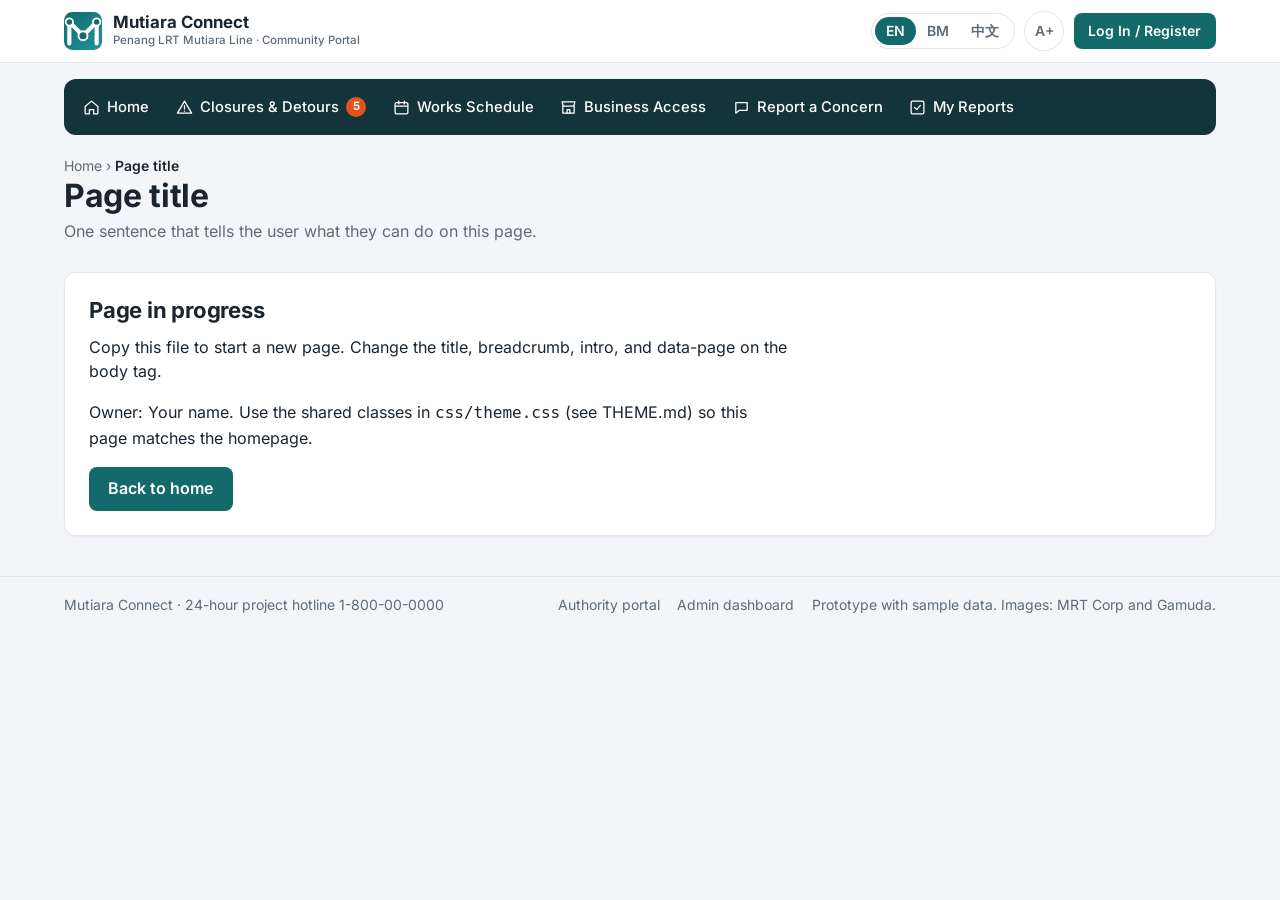
<file: template.html>
<!DOCTYPE html>
<html lang="en">
<head>
  <meta charset="utf-8">
  <meta name="viewport" content="width=device-width, initial-scale=1">
  <title>Page title | Mutiara Connect</title>
  <link rel="icon" href="images/brand/icon.svg" type="image/svg+xml">
  <link rel="stylesheet" href="css/theme.css?v=3">
  <!-- Page-specific styles: add a <style> block here or css/template.css -->
</head>
<body data-page="none">
  <a class="skip-link" href="#main">Skip to main content</a>

  <!-- ===== HEADER (identical on every page) ===== -->
  <header>
    <div class="site-top">
      <div class="container">
        <a class="brand" href="index.html">
          <img src="images/brand/icon.svg" alt="" width="38" height="38">
          <span><span class="brand-name">Mutiara Connect</span><span class="brand-sub">Penang LRT Mutiara Line · Community Portal</span></span>
        </a>
        <div class="top-actions">
          <div class="lang-switch" role="group" aria-label="Language">
            <button type="button" aria-pressed="true">EN</button>
            <button type="button" aria-pressed="false">BM</button>
            <button type="button" aria-pressed="false">中文</button>
          </div>
          <button class="text-size" type="button" aria-pressed="false" aria-label="Larger text">A+</button>
          <a class="btn btn-primary btn-sm" href="login.html">Log In / Register</a>
        </div>
        <button class="nav-toggle" type="button" aria-expanded="false" aria-controls="main-nav">Menu</button>
      </div>
    </div>
    <nav class="main-nav container" id="main-nav" aria-label="Main">
      <ul>
        <li><a href="index.html" data-nav="home"><svg viewBox="0 0 24 24" fill="none" stroke="currentColor" stroke-width="1.8" stroke-linecap="round" stroke-linejoin="round" aria-hidden="true"><path d="M3 10.5 12 3l9 7.5V20a1 1 0 0 1-1 1h-5v-6H9v6H4a1 1 0 0 1-1-1z"/></svg>Home</a></li>
        <li><a href="closures.html" data-nav="closures"><svg viewBox="0 0 24 24" fill="none" stroke="currentColor" stroke-width="1.8" stroke-linecap="round" stroke-linejoin="round" aria-hidden="true"><path d="M12 3 2 20h20z"/><path d="M12 9.5v4.5"/><path d="M12 17h.01"/></svg>Closures &amp; Detours <span class="count" aria-label="5 active closures">5</span></a></li>
        <li><a href="schedule.html" data-nav="schedule"><svg viewBox="0 0 24 24" fill="none" stroke="currentColor" stroke-width="1.8" stroke-linecap="round" stroke-linejoin="round" aria-hidden="true"><rect x="3" y="5" width="18" height="16" rx="2"/><path d="M3 10h18M8 3v4M16 3v4"/></svg>Works Schedule</a></li>
        <li><a href="business-access.html" data-nav="business"><svg viewBox="0 0 24 24" fill="none" stroke="currentColor" stroke-width="1.8" stroke-linecap="round" stroke-linejoin="round" aria-hidden="true"><path d="M4 10v10h16V10"/><path d="M3 4h18l-1.5 6h-15z"/><path d="M10 20v-5h4v5"/></svg>Business Access</a></li>
        <li><a href="report.html" data-nav="report"><svg viewBox="0 0 24 24" fill="none" stroke="currentColor" stroke-width="1.8" stroke-linecap="round" stroke-linejoin="round" aria-hidden="true"><path d="M4 5h16v11H9l-5 4z"/></svg>Report a Concern</a></li>
        <li><a href="track.html" data-nav="track"><svg viewBox="0 0 24 24" fill="none" stroke="currentColor" stroke-width="1.8" stroke-linecap="round" stroke-linejoin="round" aria-hidden="true"><rect x="3" y="3" width="18" height="18" rx="2"/><path d="m8 12 3 3 5-6"/></svg>My Reports</a></li>
      </ul>
    </nav>
  </header>
  <!-- ===== END HEADER ===== -->

  <main id="main" class="container">
    <section class="page-header">
      <p class="breadcrumb"><a href="index.html">Home</a> › <span aria-current="page">Page title</span></p>
      <h1>Page title</h1>
      <p>One sentence that tells the user what they can do on this page.</p>
    </section>

    <section class="section">
      <!-- TODO (Your name): build this page for your functionality. Delete this card when done. -->
      <div class="card">
        <h2>Page in progress</h2>
        <p>Copy this file to start a new page. Change the title, breadcrumb, intro, and data-page on the body tag.</p>
        <p>Owner: Your name. Use the shared classes in <code>css/theme.css</code> (see THEME.md) so this page matches the homepage.</p>
        <a class="btn btn-primary" href="index.html">Back to home</a>
      </div>
    </section>
  </main>

  <!-- ===== FOOTER (identical on every page) ===== -->
  <footer class="site-footer">
    <div class="container">
      <span>Mutiara Connect · 24-hour project hotline 1-800-00-0000</span>
      <nav aria-label="Footer">
        <a href="authority.html">Authority portal</a>
        <a href="admin.html">Admin dashboard</a>
        <span>Prototype with sample data. Images: MRT Corp and Gamuda.</span>
      </nav>
    </div>
  </footer>
  <!-- ===== END FOOTER ===== -->

  <script src="js/main.js?v=3"></script>
</body>
</html>
</file>
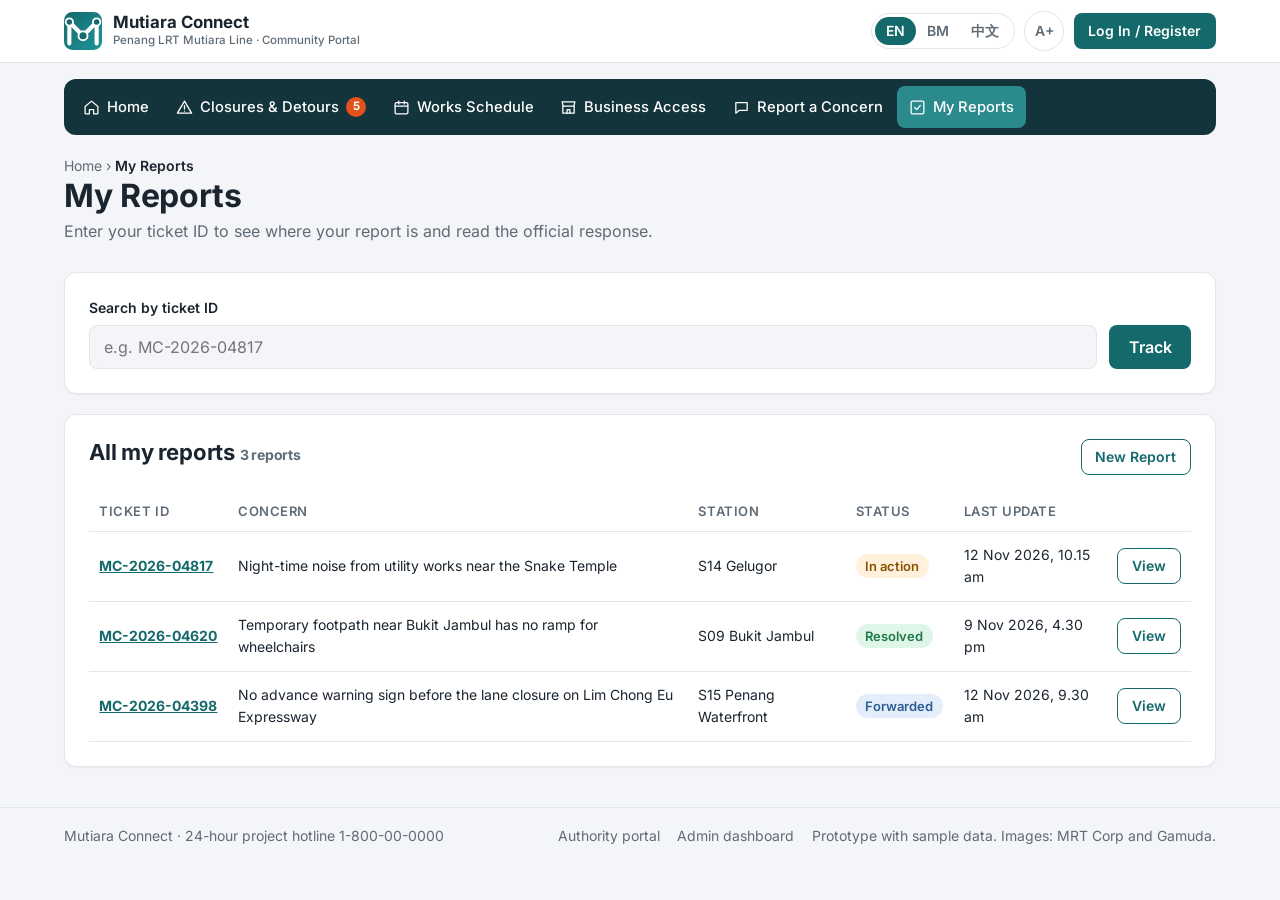
<file: track.html>
<!DOCTYPE html>
<html lang="en">
<head>
  <meta charset="utf-8">
  <meta name="viewport" content="width=device-width, initial-scale=1">
  <title>My Reports | Mutiara Connect</title>
  <link rel="icon" href="images/brand/icon.svg" type="image/svg+xml">
  <link rel="stylesheet" href="css/theme.css?v=3">

  <link rel="stylesheet" href="css/pages.css?v=4">
</head>
<body data-page="track">
  <a class="skip-link" href="#main">Skip to main content</a>

  <!-- ===== HEADER (identical on every page) ===== -->
  <header>
    <div class="site-top">
      <div class="container">
        <a class="brand" href="index.html">
          <img src="images/brand/icon.svg" alt="" width="38" height="38">
          <span><span class="brand-name">Mutiara Connect</span><span class="brand-sub">Penang LRT Mutiara Line · Community Portal</span></span>
        </a>
        <div class="top-actions">
          <div class="lang-switch" role="group" aria-label="Language">
            <button type="button" aria-pressed="true">EN</button>
            <button type="button" aria-pressed="false">BM</button>
            <button type="button" aria-pressed="false">中文</button>
          </div>
          <button class="text-size" type="button" aria-pressed="false" aria-label="Larger text">A+</button>
          <a class="btn btn-primary btn-sm" href="login.html">Log In / Register</a>
        </div>
        <button class="nav-toggle" type="button" aria-expanded="false" aria-controls="main-nav">Menu</button>
      </div>
    </div>
    <nav class="main-nav container" id="main-nav" aria-label="Main">
      <ul>
        <li><a href="index.html" data-nav="home"><svg viewBox="0 0 24 24" fill="none" stroke="currentColor" stroke-width="1.8" stroke-linecap="round" stroke-linejoin="round" aria-hidden="true"><path d="M3 10.5 12 3l9 7.5V20a1 1 0 0 1-1 1h-5v-6H9v6H4a1 1 0 0 1-1-1z"/></svg>Home</a></li>
        <li><a href="closures.html" data-nav="closures"><svg viewBox="0 0 24 24" fill="none" stroke="currentColor" stroke-width="1.8" stroke-linecap="round" stroke-linejoin="round" aria-hidden="true"><path d="M12 3 2 20h20z"/><path d="M12 9.5v4.5"/><path d="M12 17h.01"/></svg>Closures &amp; Detours <span class="count" aria-label="5 active closures">5</span></a></li>
        <li><a href="schedule.html" data-nav="schedule"><svg viewBox="0 0 24 24" fill="none" stroke="currentColor" stroke-width="1.8" stroke-linecap="round" stroke-linejoin="round" aria-hidden="true"><rect x="3" y="5" width="18" height="16" rx="2"/><path d="M3 10h18M8 3v4M16 3v4"/></svg>Works Schedule</a></li>
        <li><a href="business-access.html" data-nav="business"><svg viewBox="0 0 24 24" fill="none" stroke="currentColor" stroke-width="1.8" stroke-linecap="round" stroke-linejoin="round" aria-hidden="true"><path d="M4 10v10h16V10"/><path d="M3 4h18l-1.5 6h-15z"/><path d="M10 20v-5h4v5"/></svg>Business Access</a></li>
        <li><a href="report.html" data-nav="report"><svg viewBox="0 0 24 24" fill="none" stroke="currentColor" stroke-width="1.8" stroke-linecap="round" stroke-linejoin="round" aria-hidden="true"><path d="M4 5h16v11H9l-5 4z"/></svg>Report a Concern</a></li>
        <li><a href="track.html" data-nav="track"><svg viewBox="0 0 24 24" fill="none" stroke="currentColor" stroke-width="1.8" stroke-linecap="round" stroke-linejoin="round" aria-hidden="true"><rect x="3" y="3" width="18" height="18" rx="2"/><path d="m8 12 3 3 5-6"/></svg>My Reports</a></li>
      </ul>
    </nav>
  </header>
  <!-- ===== END HEADER ===== -->

  <main id="main" class="container">
    <section class="page-header">
      <p class="breadcrumb"><a href="index.html">Home</a> › <span aria-current="page">My Reports</span></p>
      <h1>My Reports</h1>
      <p>Enter your ticket ID to see where your report is and read the official response.</p>
    </section>

    <section class="section">
      <form class="card" id="search-form" novalidate>
        <label class="label" for="ticket">Search by ticket ID</label>
        <div class="search-row">
          <input id="ticket" type="search" placeholder="e.g. MC-2026-04817" autocomplete="off">
          <button class="btn btn-primary" type="submit">Track</button>
        </div>
        <p class="error-text" id="search-err" style="margin:0.5rem 0 0" hidden></p>
      </form>
    </section>

    <section class="section" id="detail" hidden>
      <div class="card report-detail" aria-live="polite">
        <div class="card-head">
          <div>
            <h2 id="d-id"></h2>
            <p id="d-meta"></p>
          </div>
          <span class="pill" id="d-pill"></span>
        </div>
        <p id="d-text"></p>
        <ol class="status-steps" id="d-steps"></ol>
        <div class="response" id="d-response"></div>
      </div>
    </section>

    <section class="section">
      <div class="card">
        <div class="card-head">
          <h2>All my reports <small class="filter-count" id="total"></small></h2>
          <a class="btn btn-outline btn-sm" href="report.html">New Report</a>
        </div>
        <div class="table-wrap">
          <table class="table">
            <thead><tr><th>Ticket ID</th><th>Concern</th><th>Station</th><th>Status</th><th>Last update</th><th><span class="visually-hidden">Action</span></th></tr></thead>
            <tbody id="rows"></tbody>
          </table>
        </div>
      </div>
    </section>
  </main>

  <!-- ===== FOOTER (identical on every page) ===== -->
  <footer class="site-footer">
    <div class="container">
      <span>Mutiara Connect · 24-hour project hotline 1-800-00-0000</span>
      <nav aria-label="Footer">
        <a href="authority.html">Authority portal</a>
        <a href="admin.html">Admin dashboard</a>
        <span>Prototype with sample data. Images: MRT Corp and Gamuda.</span>
      </nav>
    </div>
  </footer>
  <!-- ===== END FOOTER ===== -->

  <script src="js/data.js?v=4"></script>
  <script src="js/track.js?v=4"></script>
  <script src="js/main.js?v=3"></script>
</body>
</html>
</file>
<file: css/theme.css>
/* =========================================================
   Mutiara Connect – shared theme (team layout)
   Every page links this file. Change the header, nav or
   footer here, never per page, so all pages stay identical.
   ========================================================= */

/* ---------- Font: Inter (self-hosted, works offline) ---------- */
@font-face { font-family: "Inter"; font-weight: 400; font-display: swap; src: url("../fonts/inter-latin-400-normal.woff2") format("woff2"); }
@font-face { font-family: "Inter"; font-weight: 500; font-display: swap; src: url("../fonts/inter-latin-500-normal.woff2") format("woff2"); }
@font-face { font-family: "Inter"; font-weight: 600; font-display: swap; src: url("../fonts/inter-latin-600-normal.woff2") format("woff2"); }
@font-face { font-family: "Inter"; font-weight: 700; font-display: swap; src: url("../fonts/inter-latin-700-normal.woff2") format("woff2"); }

/* ---------- Design tokens ---------- */
:root {
  /* colour (sampled from the team's pages) */
  --nav: #13343B;          /* dark teal nav bar */
  --teal: #14696B;         /* buttons, links, active tab */
  --teal-dark: #0F5254;    /* hover */
  --teal-mid: #2A8A8C;     /* active nav pill, the line */
  --teal-soft: #E3F2F2;    /* light teal fills */
  --bg: #F4F5F9;           /* page background, input fill */
  --card: #FFFFFF;
  --border: #E2E5EA;
  --ink: #1B2530;          /* headings and body */
  --muted: #5F6B76;        /* secondary text */
  --orange: #E2531B;       /* counts and closure markers */
  --amber-bg: #FFF1DC; --amber-ink: #8A5300;    /* In action, lane closure */
  --green-bg: #DFF5E8; --green-ink: #1E7A46;    /* Resolved */
  --blue-bg: #E4EEFB;  --blue-ink: #2B5C93;     /* Forwarded, pedestrian */
  --red-bg: #FDE8E1;   --red-ink: #B23A0E;      /* Road closure */
  --error: #B42318;

  /* type */
  --font: "Inter", "Segoe UI", Arial, sans-serif;
  --text-xs: 0.8125rem;    /* 13px */
  --text-sm: 0.875rem;     /* 14px */
  --text-base: 1rem;       /* 16px */
  --text-lg: 1.125rem;

  /* shape */
  --container: 1200px;
  --pad: clamp(0.875rem, 2.5vw, 1.5rem);
  --r-sm: 8px;             /* buttons, inputs */
  --r: 12px;               /* cards, nav bar */
  --r-lg: 16px;            /* hero */
  --shadow: 0 1px 2px rgba(16, 24, 40, .05);
}

/* ---------- Base ---------- */
*, *::before, *::after { box-sizing: border-box; }
[hidden] { display: none !important; }  /* lets JS hide items even when CSS sets display */
html { -webkit-text-size-adjust: 100%; }
body { margin: 0; font-family: var(--font); font-size: var(--text-base); line-height: 1.55; color: var(--ink); background: var(--bg); }
img { max-width: 100%; display: block; }
h1, h2, h3, h4 { font-weight: 700; line-height: 1.2; margin: 0 0 0.5em; color: var(--ink); letter-spacing: -0.01em; }
h1 { font-size: clamp(1.75rem, 3vw, 2rem); }
h2 { font-size: 1.375rem; }
h3 { font-size: 1.125rem; font-weight: 600; }
p { margin: 0 0 1em; max-width: 70ch; }
a { color: var(--teal); }
a:hover { color: var(--teal-dark); }
:focus-visible { outline: 3px solid #7FD3D5; outline-offset: 2px; }
.container { max-width: var(--container); margin: 0 auto; padding: 0 var(--pad); }
.visually-hidden { position: absolute !important; width: 1px; height: 1px; overflow: hidden; clip: rect(0 0 0 0); white-space: nowrap; }
.skip-link { position: absolute; left: 1rem; top: -3rem; background: var(--card); color: var(--teal); padding: 0.5rem 1rem; z-index: 100; font-weight: 600; border-radius: var(--r-sm); }
.skip-link:focus { top: 0.5rem; }
#main { padding-bottom: 2.5rem; }

/* ---------- Buttons ---------- */
.btn { display: inline-flex; align-items: center; justify-content: center; gap: 0.45rem; min-height: 44px; padding: 0.6rem 1.15rem; font: 600 var(--text-base)/1.2 var(--font); border-radius: var(--r-sm); border: 1.5px solid transparent; text-decoration: none; cursor: pointer; white-space: nowrap; }
.btn-primary { background: var(--teal); color: #fff; }
.btn-primary:hover { background: var(--teal-dark); color: #fff; }
.btn-outline { background: var(--card); color: var(--teal); border-color: var(--teal); }
.btn-outline:hover { background: var(--teal-soft); color: var(--teal-dark); }
.btn-white { background: #fff; color: var(--teal); }
.btn-white:hover { background: var(--teal-soft); color: var(--teal-dark); }
.btn-ghost-light { background: transparent; color: #fff; border-color: rgba(255,255,255,.8); }
.btn-ghost-light:hover { background: rgba(255,255,255,.12); color: #fff; }
.btn-sm { min-height: 36px; padding: 0.35rem 0.85rem; font-size: var(--text-sm); }
/* kept for older markup */
.btn-amber { background: var(--teal); color: #fff; }
.btn-light { background: transparent; color: #fff; border-color: rgba(255,255,255,.8); }

/* ---------- Header ---------- */
.site-top { background: var(--card); border-bottom: 1px solid var(--border); }
.site-top .container { display: flex; align-items: center; gap: 1rem; min-height: 62px; }
.brand { display: inline-flex; align-items: center; gap: 0.7rem; text-decoration: none; color: var(--ink); }
.brand img { width: 38px; height: 38px; }
.brand-name { display: block; font-weight: 700; font-size: 1.05rem; line-height: 1.2; }
.brand-sub { display: block; font-size: 0.72rem; color: var(--muted); font-weight: 500; }
.top-actions { margin-left: auto; display: flex; align-items: center; gap: 0.6rem; }
.lang-switch { display: inline-flex; background: var(--card); border: 1px solid var(--border); border-radius: 999px; padding: 3px; }
.lang-switch button { border: 0; background: none; font: 600 var(--text-sm)/1 var(--font); color: var(--muted); padding: 0.45rem 0.7rem; border-radius: 999px; cursor: pointer; }
.lang-switch button[aria-pressed="true"] { background: var(--teal); color: #fff; }
.text-size { border: 1px solid var(--border); background: var(--card); border-radius: 999px; width: 40px; height: 40px; font: 600 var(--text-sm)/1 var(--font); color: var(--muted); cursor: pointer; }
.text-size[aria-pressed="true"] { background: var(--teal-soft); color: var(--teal); border-color: var(--teal); }
html.large-text { font-size: 112.5%; }
.nav-toggle { display: none; margin-left: auto; border: 1px solid var(--border); background: var(--card); border-radius: var(--r-sm); padding: 0.55rem 0.8rem; font: 600 var(--text-sm)/1 var(--font); color: var(--ink); cursor: pointer; }

.main-nav { padding-top: 1rem; }
.main-nav ul { list-style: none; margin: 0; padding: 0.45rem; display: flex; gap: 0.15rem; flex-wrap: nowrap; overflow-x: auto; background: var(--nav); border-radius: var(--r); }
.main-nav a { display: inline-flex; align-items: center; gap: 0.45rem; padding: 0.6rem 0.75rem; border-radius: var(--r-sm); color: #fff; text-decoration: none; font-weight: 500; font-size: 0.92rem; white-space: nowrap; }
.main-nav a:hover { background: rgba(255,255,255,.08); color: #fff; }
.main-nav a[aria-current="page"] { background: var(--teal-mid); }
.main-nav svg { width: 17px; height: 17px; flex: none; }
.count { display: inline-grid; place-items: center; min-width: 20px; height: 20px; padding: 0 6px; border-radius: 999px; background: var(--orange); color: #fff; font-size: 0.72rem; font-weight: 700; }

/* ---------- Page title (inner pages) ---------- */
.page-header { padding: 1.25rem 0 0.5rem; }
.breadcrumb { font-size: var(--text-sm); color: var(--muted); margin: 0 0 0.35rem; }
.breadcrumb a { color: var(--muted); text-decoration: none; }
.breadcrumb a:hover { color: var(--teal); text-decoration: underline; }
.breadcrumb [aria-current] { color: var(--ink); font-weight: 600; }
.page-header h1 { margin: 0 0 0.25rem; }
.page-header p { color: var(--muted); margin: 0; }

/* ---------- Cards & sections ---------- */
.section { padding-top: 1.25rem; }
.card { background: var(--card); border: 1px solid var(--border); border-radius: var(--r); padding: 1.5rem; box-shadow: var(--shadow); }
.panel { background: var(--card); border: 1px solid var(--border); border-radius: var(--r); padding: 1.5rem; box-shadow: var(--shadow); }
.card-head { display: flex; align-items: flex-start; justify-content: space-between; gap: 1rem; flex-wrap: wrap; margin-bottom: 1rem; }
.card-head h2 { margin: 0; }
.card-head p { margin: 0.2rem 0 0; color: var(--muted); font-size: var(--text-sm); }
.section-head { display: flex; align-items: flex-start; justify-content: space-between; gap: 1rem; flex-wrap: wrap; margin-bottom: 1rem; }
.section-head h2 { margin: 0; }
.section-head p { margin: 0.2rem 0 0; color: var(--muted); font-size: var(--text-sm); }

/* ---------- Status pills & tags ---------- */
.pill { display: inline-block; padding: 0.2rem 0.6rem; border-radius: 999px; font-size: var(--text-xs); font-weight: 600; line-height: 1.4; }
.pill-received { background: var(--bg); color: var(--muted); border: 1px solid var(--border); }
.pill-forwarded { background: var(--blue-bg); color: var(--blue-ink); }
.pill-action { background: var(--amber-bg); color: var(--amber-ink); }
.pill-resolved { background: var(--green-bg); color: var(--green-ink); }
.tag { display: inline-block; padding: 0.2rem 0.6rem; border-radius: 999px; font-size: var(--text-xs); font-weight: 600; line-height: 1.4; }
.tag-closure { background: var(--red-bg); color: var(--red-ink); }
.tag-lane { background: var(--amber-bg); color: var(--amber-ink); }
.tag-walk { background: var(--blue-bg); color: var(--blue-ink); }
.tag-business { background: var(--teal-soft); color: var(--teal); }

/* Station chip: code + name */
.station { display: inline-flex; align-items: center; gap: 0.4rem; padding: 0.2rem 0.55rem 0.2rem 0.25rem; border: 1px solid var(--border); border-radius: 999px; background: var(--card); font-size: var(--text-xs); font-weight: 600; color: var(--ink); text-decoration: none; white-space: nowrap; }
.station b { background: var(--teal); color: #fff; border-radius: 999px; padding: 0.1rem 0.45rem; font-weight: 700; }
a.station:hover { border-color: var(--teal); color: var(--teal); }

/* ---------- Notice list (traffic announcements) ---------- */
.notice-list { list-style: none; margin: 0; padding: 0; }
.notice { display: grid; grid-template-columns: 64px 1fr auto; gap: 1rem; padding: 1rem 0; border-top: 1px solid var(--border); align-items: start; }
.date-block { text-align: center; background: var(--teal-soft); color: var(--teal); border-radius: var(--r-sm); padding: 0.4rem 0 0.45rem; }
.date-block .d { display: block; font-size: 1.5rem; font-weight: 700; line-height: 1.1; }
.date-block .m { display: block; font-size: var(--text-xs); font-weight: 600; }
.date-block .y { display: block; font-size: 0.7rem; color: var(--muted); }
.notice h3 { font-size: 1rem; margin: 0.35rem 0 0.3rem; }
.notice h3 a { color: var(--ink); text-decoration: none; }
.notice h3 a:hover { color: var(--teal); text-decoration: underline; }
.notice-meta { display: flex; flex-wrap: wrap; gap: 0.25rem 1.1rem; color: var(--muted); font-size: var(--text-sm); margin: 0 0 0.5rem; }
.notice-meta dt { display: inline; font-weight: 600; color: var(--ink); }
.notice-meta dd { display: inline; margin: 0 0 0 0.25rem; }
.notice-places { display: flex; flex-wrap: wrap; gap: 0.4rem; }
.notice .btn { align-self: center; }

/* ---------- Forms ---------- */
.field { margin-bottom: 1.1rem; }
.field label, .label { display: block; font-weight: 600; font-size: var(--text-sm); margin-bottom: 0.4rem; }
.field .help { display: block; color: var(--muted); font-size: var(--text-xs); margin: -0.2rem 0 0.4rem; }
input[type="text"], input[type="email"], input[type="password"], input[type="tel"], input[type="date"], input[type="search"], select, textarea {
  width: 100%; min-height: 44px; padding: 0.6rem 0.85rem; font: var(--text-base)/1.4 var(--font); color: var(--ink);
  background: var(--bg); border: 1px solid var(--border); border-radius: var(--r-sm);
}
textarea { min-height: 120px; resize: vertical; }
input:focus, select:focus, textarea:focus { outline: none; border-color: var(--teal); box-shadow: 0 0 0 3px rgba(20,105,107,.18); background: #fff; }
.field.has-error input, .field.has-error select, .field.has-error textarea { border-color: var(--error); }
.error-text { color: var(--error); font-weight: 600; font-size: var(--text-xs); }

/* ---------- Complaint progress ---------- */
.status-steps { list-style: none; margin: 0; padding: 0; display: grid; grid-template-columns: repeat(4, 1fr); }
.status-steps li { position: relative; padding-top: 1.9rem; font-size: var(--text-sm); font-weight: 600; color: var(--muted); }
.status-steps li::before { content: ""; position: absolute; top: 0.55rem; left: 0; right: 0; height: 4px; background: var(--border); }
.status-steps li::after { content: ""; position: absolute; top: 0; left: 0; width: 18px; height: 18px; border-radius: 50%; background: #fff; border: 3px solid var(--border); }
.status-steps li.done, .status-steps li.current { color: var(--ink); }
.status-steps li.done::before, .status-steps li.current::before { background: var(--teal-mid); }
.status-steps li.done::after { background: var(--teal-mid); border-color: var(--teal-mid); }
.status-steps li.current::after { border-color: var(--teal); }

/* ---------- Tables ---------- */
.table { width: 100%; border-collapse: collapse; font-size: var(--text-sm); }
.table th { text-align: left; color: var(--muted); font-size: var(--text-xs); font-weight: 600; text-transform: uppercase; letter-spacing: .04em; padding: 0.6rem 0.65rem; border-bottom: 1px solid var(--border); }
.table td { padding: 0.8rem 0.65rem; border-bottom: 1px solid var(--border); vertical-align: middle; }

/* ---------- Footer ---------- */
.site-footer { border-top: 1px solid var(--border); background: var(--bg); color: var(--muted); font-size: var(--text-sm); }
.site-footer .container { display: flex; justify-content: space-between; align-items: center; gap: 0.5rem 1.5rem; flex-wrap: wrap; padding-top: 1.1rem; padding-bottom: 1.3rem; }
.site-footer nav { display: flex; flex-wrap: wrap; gap: 0.4rem 1.1rem; }
.site-footer a { color: var(--muted); text-decoration: none; }
.site-footer a:hover { color: var(--teal); text-decoration: underline; }

/* ---------- Responsive ---------- */
@media (max-width: 900px) {
  .top-actions { display: none; }
  .nav-toggle { display: inline-block; }
  .main-nav { display: none; }
  .nav-open .main-nav { display: block; }
  .nav-open .top-actions { display: flex; flex-wrap: wrap; width: 100%; margin: 0 0 0.75rem; }
  .site-top .container { flex-wrap: wrap; }
  .main-nav ul { flex-direction: column; overflow: visible; }
  .notice { grid-template-columns: 56px 1fr; }
  .notice .btn { grid-column: 2; justify-self: start; }
  .status-steps { grid-template-columns: repeat(2, 1fr); row-gap: 1.25rem; }
}
@media (max-width: 480px) {
  .brand-sub { display: none; }
  .site-top .container { flex-wrap: nowrap; }
  .nav-open .site-top .container { flex-wrap: wrap; }
}
@media (prefers-reduced-motion: reduce) {
  * { scroll-behavior: auto !important; transition: none !important; animation: none !important; }
}
</file>
<file: css/home.css>
/* Mutiara Connect – homepage only. Shared styles live in theme.css. */

/* Hero: full-width rounded banner with the title on the photo */
.hero { position: relative; margin-top: 1rem; border-radius: var(--r-lg); overflow: hidden; background: var(--nav); color: #fff; }
.hero-photo { position: absolute; inset: 0; width: 100%; height: 100%; object-fit: cover; object-position: 30% 70%; }
.hero::after { content: ""; position: absolute; inset: 0; background: linear-gradient(90deg, rgba(11,90,94,0) 28%, rgba(11,90,94,.82) 58%, rgba(19,52,59,.95) 100%); }
.hero-inner { position: relative; z-index: 1; min-height: clamp(400px, 58vh, 540px); display: flex; align-items: center; justify-content: flex-end; padding: 2rem clamp(1.25rem, 4vw, 3rem); }
.hero-text { width: min(500px, 100%); }
.hero-text h1 { color: #fff; font-size: clamp(2rem, 4vw, 2.75rem); line-height: 1.1; margin-bottom: 0.75rem; }
.hero-text p { font-size: var(--text-lg); color: rgba(255,255,255,.92); margin-bottom: 1.4rem; }
.hero-actions { display: flex; flex-wrap: wrap; gap: 0.6rem; }
.photo-credit { position: absolute; z-index: 1; left: 0.75rem; bottom: 0.6rem; font-size: 0.72rem; color: #fff; background: rgba(19,52,59,.6); padding: 0.15rem 0.5rem; border-radius: 999px; }

/* Tonight: the one urgent closure */
.tonight { display: flex; align-items: center; gap: 0.9rem 1.25rem; flex-wrap: wrap; margin-top: 1rem; padding: 1rem 1.25rem; background: var(--amber-bg); border: 1px solid #F3C989; border-radius: var(--r); color: var(--ink); }
.tonight svg { width: 26px; height: 26px; color: var(--orange); flex: none; }
.tonight strong { font-size: 1.05rem; }
.tonight p { margin: 0; flex: 1 1 380px; }
.tonight a { font-weight: 600; }

/* Works along the line */
.line-grid { display: grid; grid-template-columns: minmax(0, 1.05fr) minmax(0, 0.95fr); gap: 1.5rem; align-items: start; }
.map-figure { position: sticky; top: 1rem; margin: 0; border: 1px solid var(--border); border-radius: var(--r); overflow: hidden; background: var(--bg); }
.map-figure img { width: 100%; height: auto; }
.map-figure figcaption { padding: 0.6rem 0.9rem; font-size: var(--text-xs); color: var(--muted); display: flex; justify-content: space-between; gap: 1rem; flex-wrap: wrap; background: var(--card); }
.line-legend { display: flex; gap: 1.25rem; flex-wrap: wrap; font-size: var(--text-xs); color: var(--muted); margin: 0 0 0.75rem; }
.line-legend span::before { content: ""; display: inline-block; width: 11px; height: 11px; border-radius: 50%; margin-right: 0.4rem; vertical-align: -1px; border: 3px solid var(--teal-mid); background: #fff; }
.line-legend .lg-works::before { border-color: var(--orange); background: var(--orange); }
.station-line { list-style: none; margin: 0; padding: 0; position: relative; }
.station-line::before { content: ""; position: absolute; left: 10px; top: 14px; bottom: 14px; width: 5px; background: var(--teal-mid); border-radius: 3px; }
.station-line li { position: relative; padding-left: 36px; }
.station-line li::before { content: ""; position: absolute; left: 3px; top: 50%; translate: 0 -50%; width: 19px; height: 19px; border-radius: 50%; background: #fff; border: 4px solid var(--teal-mid); }
.station-line li.has-works::before { border-color: var(--orange); background: var(--orange); box-shadow: 0 0 0 3px #fff inset; }
.station-line a { display: flex; align-items: center; gap: 0.65rem; padding: 0.32rem 0.5rem; margin-left: -0.5rem; border-radius: var(--r-sm); text-decoration: none; color: var(--ink); }
.station-line a:hover { background: var(--bg); }
.station-line .code { background: var(--teal); color: #fff; font-size: var(--text-xs); font-weight: 700; border-radius: 999px; padding: 0.12rem 0.5rem; min-width: 2.7rem; text-align: center; }
.station-line .name { font-weight: 600; font-size: 0.95rem; }
.station-line .works { margin-left: auto; font-size: var(--text-xs); color: var(--muted); white-space: nowrap; }
.station-line .has-works .works { color: var(--red-ink); font-weight: 600; }

/* Announcements filter */
.filter-bar { display: flex; align-items: flex-end; gap: 1rem; flex-wrap: wrap; margin-bottom: 0.5rem; }
.filter-bar .field { margin: 0; min-width: 260px; }
.filter-count { color: var(--muted); font-size: var(--text-sm); margin: 0.75rem 0 0.25rem; }

/* Tasks */
.tasks { display: grid; grid-template-columns: repeat(3, 1fr); gap: 1rem; }
.task { background: var(--card); border: 1px solid var(--border); border-radius: var(--r); overflow: hidden; display: flex; flex-direction: column; box-shadow: var(--shadow); }
.task img { width: 100%; height: 170px; object-fit: cover; }
.task-body { padding: 1.25rem; display: flex; flex-direction: column; gap: 0.4rem; flex: 1; }
.task-body h3 { margin: 0; }
.task-body p { margin: 0 0 0.75rem; color: var(--muted); font-size: 0.95rem; }
.task-body .btn { margin-top: auto; align-self: flex-start; }
.track-graphic { height: 170px; background: linear-gradient(135deg, #0B5A5E, #129BA1); display: grid; place-items: center; }
.track-graphic svg { width: 88%; height: auto; }
.track-form { display: flex; gap: 0.5rem; margin-top: auto; }
.track-form input { flex: 1; min-width: 0; }

/* Alert sign-up panel (same teal gradient as the log-in page) */
.alerts-panel { margin-top: 1rem; border-radius: var(--r); padding: 1.75rem; color: #fff; background: linear-gradient(135deg, #0B5A5E, #129BA1); display: grid; grid-template-columns: 1fr 1.2fr; gap: 1.5rem; align-items: center; }
.alerts-panel h2 { color: #fff; margin-bottom: 0.4rem; }
.alerts-panel p { color: rgba(255,255,255,.9); margin: 0; }
.alerts-form { display: grid; grid-template-columns: 1fr 1.3fr auto; gap: 0.6rem; align-items: end; }
.alerts-form label { color: #fff; font-size: var(--text-sm); font-weight: 600; display: block; margin-bottom: 0.35rem; }
.alerts-form input, .alerts-form select { background: #fff; border-color: transparent; }

@media (max-width: 980px) {
  .line-grid, .tasks, .alerts-panel { grid-template-columns: 1fr; }
  .map-figure { position: static; }
  .alerts-form { grid-template-columns: 1fr; }
}
@media (max-width: 700px) {
  .hero-photo { position: static; height: 220px; }
  .hero::after { display: none; }
  .hero-inner { min-height: 0; display: block; padding: 1.5rem 1.25rem 1.75rem; }
  .photo-credit { top: 0.6rem; bottom: auto; }
}
</file>
<file: css/staff.css>
/* Mutiara Connect – staff pages (Authority Portal, Admin Dashboard).
   Shared styles live in theme.css; this file only adds what the
   two staff pages need: role bar, stat tiles, tabs, dialog, bars. */

/* ---------- Signed-in bar ---------- */
.staff-bar { display: flex; align-items: center; justify-content: space-between; gap: 0.75rem 1.25rem; flex-wrap: wrap; margin-top: 1rem; padding: 0.9rem 1.25rem; border-radius: var(--r); color: #fff; background: linear-gradient(135deg, #0B5A5E, #129BA1); }
.staff-id { display: flex; align-items: center; gap: 0.8rem; }
.avatar { display: grid; place-items: center; width: 42px; height: 42px; border-radius: 50%; background: #fff; color: var(--teal); font-weight: 700; flex: none; }
.staff-id > div strong { display: block; font-size: 1rem; }
.staff-id > div span { display: block; font-size: var(--text-sm); color: rgba(255,255,255,.88); }
.staff-bar .field { margin: 0; display: flex; align-items: center; gap: 0.6rem; }
.staff-bar .field label { margin: 0; color: #fff; }
.staff-bar select { width: auto; min-width: 220px; background: #fff; border-color: transparent; }

/* ---------- Stat tiles ---------- */
.stats { display: grid; grid-template-columns: repeat(4, 1fr); gap: 1rem; }
.stat { background: var(--card); border: 1px solid var(--border); border-radius: var(--r); padding: 1.1rem 1.25rem; box-shadow: var(--shadow); display: flex; gap: 0.9rem; align-items: center; }
.stat-icon { display: grid; place-items: center; width: 44px; height: 44px; border-radius: var(--r-sm); background: var(--teal-soft); color: var(--teal); flex: none; }
.stat-icon svg { width: 22px; height: 22px; }
.stat-icon.is-orange { background: var(--red-bg); color: var(--orange); }
.stat-icon.is-amber { background: var(--amber-bg); color: var(--amber-ink); }
.stat-icon.is-green { background: var(--green-bg); color: var(--green-ink); }
.stat-num { display: block; font-size: 1.6rem; font-weight: 700; line-height: 1.1; }
.stat-label { display: block; font-size: var(--text-sm); color: var(--muted); }

/* ---------- Tabs ---------- */
.tabs { display: flex; gap: 0.25rem; flex-wrap: nowrap; overflow-x: auto; border-bottom: 1px solid var(--border); margin: -0.25rem 0 1.25rem; }
.tab { display: inline-flex; align-items: center; gap: 0.45rem; border: 0; background: none; padding: 0.75rem 0.9rem; font: 600 var(--text-sm)/1.2 var(--font); color: var(--muted); border-bottom: 3px solid transparent; margin-bottom: -1px; cursor: pointer; white-space: nowrap; }
.tab:hover { color: var(--teal); }
.tab[aria-selected="true"] { color: var(--teal); border-bottom-color: var(--teal); }
.tab .count { font-size: 0.68rem; }
.tab-panel:focus-visible { outline-offset: 6px; }

/* ---------- Toolbars and tables ---------- */
.toolbar { display: flex; align-items: flex-end; gap: 0.75rem 1rem; flex-wrap: wrap; margin-bottom: 1rem; }
.toolbar .field { margin: 0; min-width: 200px; }
.toolbar .grow { flex: 1 1 260px; }
.toolbar .btn { margin-left: auto; }
.table-wrap { position: relative; overflow-x: auto; }  /* relative: keeps hidden labels inside the scroll box */
.table tbody tr:hover { background: #FAFBFC; }
.table .id { font-weight: 700; white-space: nowrap; }
.table .sub { display: block; color: var(--muted); font-size: var(--text-xs); }
.table .actions { text-align: right; white-space: nowrap; }
.table .actions .btn + .btn { margin-left: 0.35rem; }
.forward-cell { display: flex; gap: 0.4rem; justify-content: flex-end; }
.forward-cell select, .inline-select { min-height: 36px; padding: 0.3rem 0.6rem; font-size: var(--text-sm); width: auto; }
.empty-row td { text-align: center; color: var(--muted); padding: 1.5rem; }
.due-late { color: var(--error); font-weight: 600; }
.due-soon { color: var(--amber-ink); font-weight: 600; }

/* Extra pills for content and user states */
.pill-planned { background: var(--teal-soft); color: var(--teal); }
.pill-suspended { background: var(--red-bg); color: var(--red-ink); }

/* ---------- Two-column layout: list + form ---------- */
.split { display: grid; grid-template-columns: minmax(0, 1.5fr) minmax(0, 1fr); gap: 1.5rem; align-items: start; }
.form-box { background: var(--bg); border: 1px solid var(--border); border-radius: var(--r); padding: 1.25rem; }
.form-box h3 { margin-bottom: 0.9rem; }
.form-row { display: grid; grid-template-columns: 1fr 1fr; gap: 0 0.75rem; }
.form-box input, .form-box select, .form-box textarea { background: #fff; }
.form-box textarea { min-height: 90px; }
.form-actions { display: flex; gap: 0.5rem; flex-wrap: wrap; }
.notice-actions { display: flex; flex-direction: column; gap: 0.4rem; align-self: center; }
.notice-actions .btn { align-self: stretch; }
.notice.is-ended { opacity: .55; }

/* ---------- Response-time bars ---------- */
.bars { list-style: none; margin: 0; padding: 0; display: grid; gap: 1rem; }
.bar-row { display: grid; grid-template-columns: 170px 1fr 80px; gap: 0.75rem; align-items: center; font-size: var(--text-sm); }
.bar-row strong { font-weight: 600; }
.bar-track { position: relative; height: 14px; background: var(--bg); border-radius: 999px; overflow: hidden; }
.bar-fill { position: absolute; inset: 0 auto 0 0; background: var(--teal-mid); border-radius: 999px; }
.bar-fill.is-late { background: var(--orange); }
.bar-target { position: absolute; top: -3px; bottom: -3px; width: 2px; background: var(--ink); }
.bar-value { text-align: right; font-weight: 700; }
.bar-note { color: var(--muted); font-size: var(--text-xs); margin: 0.9rem 0 0; }

/* ---------- Dialog ---------- */
.staff-dialog { width: min(640px, calc(100% - 2rem)); border: 0; border-radius: var(--r); padding: 0; color: var(--ink); box-shadow: 0 20px 50px rgba(16, 24, 40, .25); }
.staff-dialog::backdrop { background: rgba(19, 52, 59, .55); }
.dialog-head { display: flex; justify-content: space-between; align-items: flex-start; gap: 1rem; padding: 1.25rem 1.5rem; border-bottom: 1px solid var(--border); }
.dialog-head h2 { margin: 0; font-size: 1.2rem; }
.dialog-head p { margin: 0.2rem 0 0; color: var(--muted); font-size: var(--text-sm); }
.dialog-close { border: 1px solid var(--border); background: var(--card); width: 36px; height: 36px; border-radius: var(--r-sm); font-size: 1.2rem; line-height: 1; cursor: pointer; color: var(--muted); flex: none; }
.dialog-body { padding: 1.25rem 1.5rem; max-height: 70vh; overflow-y: auto; }
.dialog-body .status-steps { margin-bottom: 1.25rem; }
.detail-list { display: grid; grid-template-columns: 130px 1fr; gap: 0.4rem 1rem; margin: 0 0 1.1rem; font-size: var(--text-sm); }
.detail-list dt { color: var(--muted); font-weight: 600; }
.detail-list dd { margin: 0; }
.quote { background: var(--bg); border-left: 4px solid var(--teal-mid); border-radius: 0 var(--r-sm) var(--r-sm) 0; padding: 0.75rem 1rem; margin: 0 0 1.1rem; font-size: 0.95rem; }
.history { list-style: none; margin: 0 0 1.1rem; padding: 0; font-size: var(--text-sm); }
.history li { padding: 0.45rem 0; border-top: 1px dashed var(--border); }
.history time { color: var(--muted); font-size: var(--text-xs); display: block; }
.dialog-foot { display: flex; justify-content: flex-end; gap: 0.5rem; padding: 1rem 1.5rem; border-top: 1px solid var(--border); background: var(--bg); border-radius: 0 0 var(--r) var(--r); }

/* ---------- Toast ---------- */
.toast { position: fixed; left: 50%; bottom: 1.5rem; translate: -50% 0; z-index: 200; display: flex; align-items: center; gap: 0.6rem; background: var(--nav); color: #fff; padding: 0.8rem 1.1rem; border-radius: var(--r-sm); box-shadow: 0 10px 30px rgba(16,24,40,.25); font-size: var(--text-sm); font-weight: 500; max-width: calc(100% - 2rem); }
.toast svg { width: 18px; height: 18px; color: #7FD3D5; flex: none; }

/* ---------- Responsive ---------- */
@media (max-width: 980px) {
  .stats { grid-template-columns: repeat(2, 1fr); }
  .split { grid-template-columns: minmax(0, 1fr); }
}
@media (max-width: 600px) {
  .stats { grid-template-columns: 1fr; }
  .form-row { grid-template-columns: 1fr; }
  .bar-row { grid-template-columns: 1fr 60px; }
  .bar-row strong { grid-column: 1 / -1; }
  .detail-list { grid-template-columns: 1fr; }
  .staff-bar select { min-width: 0; width: 100%; }
  .staff-bar .field { flex-wrap: wrap; width: 100%; }
  .toolbar .btn { margin-left: 0; }
}

.field label .opt { font-weight: 400; color: var(--muted); }

.gap-top { margin-top: 1.25rem; }
.gap-top-lg { margin-top: 2rem; }
.table td.nowrap { white-space: nowrap; }

/* Complaint manager: assigned authority + View button, official response box */
.assigned { display: flex; align-items: center; justify-content: flex-end; gap: 0.75rem; text-align: left; }
.response-box { background: var(--green-bg); border-left: 4px solid var(--green-ink); border-radius: 0 var(--r-sm) var(--r-sm) 0; padding: 0.75rem 1rem; margin: 0 0 1.1rem; font-size: 0.95rem; }
</file>
<file: css/portal-pages.css>
/* Closures, Works Schedule, Business Access. Loads after theme.css and reuses its tokens. */
:root{--t:var(--teal);--t2:var(--teal-mid);--mut:var(--muted);--line:var(--border);--amb:var(--amber-bg);--ambl:#F3C989;--org:var(--orange);--ok:var(--green-ink);--okbg:var(--green-bg)}
.hero-sm{position:relative;border-radius:var(--r-lg);overflow:hidden;min-height:170px;margin:0 0 20px;background:var(--nav);color:#fff;display:flex;align-items:flex-end}
.hero-sm img{position:absolute;inset:0;width:100%;height:100%;object-fit:cover;opacity:.6}
.hero-sm::after{content:"";position:absolute;inset:0;background:linear-gradient(90deg,rgba(19,52,59,.95) 15%,rgba(20,105,107,.3))}
.hero-sm>div{position:relative;z-index:1;padding:22px 26px;max-width:640px}
.hero-sm h1{margin:0 0 6px;font-size:clamp(1.5rem,3vw,2rem);color:#fff}.hero-sm p{margin:0;opacity:.92}.hero-sm .breadcrumb,.hero-sm .breadcrumb a{color:#CFE6E7}
.x-card{background:var(--card);box-shadow:var(--shadow);border:1px solid var(--line);border-radius:var(--r);padding:22px;margin-bottom:20px}
.x-card h2{margin:0 0 4px;font-size:1.3rem}.x-sub{color:var(--mut);margin:0 0 14px}
.x-bar{display:flex;flex-wrap:wrap;gap:14px;align-items:flex-end;margin-bottom:14px}
.x-bar label{display:block;font-weight:600;font-size:.88rem;margin-bottom:4px}
.x-bar select,.x-bar input[type=search],.x-bar input[type=date]{width:auto;min-width:170px}
.x-chips{display:flex;flex-wrap:wrap;gap:8px}
.x-chip{min-height:40px;padding:6px 14px;border-radius:999px;border:1px solid var(--t);background:#fff;color:var(--t);font:inherit;font-weight:600;cursor:pointer}
.x-chip[aria-pressed=true]{background:var(--t);color:#fff}
.x-count{color:var(--mut);margin:0 0 10px}
.x-grid{display:grid;grid-template-columns:minmax(0,1.05fr) minmax(0,1fr);gap:20px;align-items:start}
.x-map{position:relative;border-radius:12px;overflow:hidden;border:1px solid var(--line);margin:0}.x-map img{display:block;width:100%;height:auto}
.x-map figcaption{position:absolute;left:0;right:0;bottom:0;background:rgba(19,52,59,.85);color:#fff;font-size:.8rem;padding:6px 12px}
.x-pin{position:absolute;transform:translate(-50%,-50%);width:34px;height:34px;border-radius:50%;border:3px solid #fff;color:#fff;font:700 .85rem Inter,Arial,sans-serif;cursor:pointer;box-shadow:0 2px 6px rgba(0,0,0,.4)}
.x-pin.closure{background:#B42318}.x-pin.lane{background:#C26A00}.x-pin.walk{background:var(--t)}
.x-pin[aria-pressed=true]{transform:translate(-50%,-50%) scale(1.3);box-shadow:0 0 0 4px rgba(255,255,255,.8),0 2px 8px rgba(0,0,0,.5)}
.x-legend{display:flex;flex-wrap:wrap;gap:14px;font-size:.85rem;color:var(--mut);margin-top:10px}.x-legend i{display:inline-block;width:12px;height:12px;border-radius:50%;margin-right:6px}
.x-items{list-style:none;margin:0;padding:0;display:grid;gap:10px;max-height:640px;overflow:auto}
.x-item{width:100%;text-align:left;background:#fff;border:1px solid var(--line);border-left:5px solid var(--t);border-radius:10px;padding:12px 14px;font:inherit;cursor:pointer;display:block;color:var(--ink)}
.x-item.closure{border-left-color:#B42318}.x-item.lane{border-left-color:#C26A00}
.x-item[aria-current=true]{background:#EAF5F5;border-color:var(--t)}
.x-item strong{display:block;margin:4px 0}.x-item small{color:var(--mut)}
.x-tag{display:inline-block;font-size:.78rem;font-weight:700;padding:2px 9px;border-radius:999px}
.x-tag.closure{background:#FDECEA;color:#B42318}.x-tag.lane{background:var(--amb);color:#8A4B00}.x-tag.walk{background:#DDF1F1;color:#0B5A5E}
.x-detail{scroll-margin-top:16px}.x-detail h3{margin:6px 0 10px;font-size:1.2rem}.x-detail:target{border-color:var(--t);box-shadow:0 0 0 3px rgba(30,149,153,.25)}
.x-dl{display:grid;grid-template-columns:repeat(auto-fit,minmax(170px,1fr));gap:12px;margin:0 0 14px}.x-dl dt{font-size:.8rem;color:var(--mut);font-weight:600}.x-dl dd{margin:0;font-weight:600}
.x-detour{background:#EAF5F5;border:1px solid #BFE0E0;border-radius:10px;padding:14px 16px}.x-detour h4{margin:0 0 6px;color:#0B5A5E}.x-detour ol{margin:0;padding-left:20px}
.x-warn{background:var(--amb);border:1px solid var(--ambl);border-radius:10px;padding:12px 16px;margin:0 0 20px;display:flex;gap:12px;align-items:center;flex-wrap:wrap}
.x-pill{display:inline-block;font-weight:700;font-size:.82rem;padding:3px 11px;border-radius:999px;align-self:flex-start}
.x-pill.open{background:var(--okbg);color:var(--ok)}.x-pill.limited{background:var(--amb);color:#8A4B00}.x-pill.alt{background:#DDF1F1;color:#0B5A5E}
.x-tbl{width:100%;border-collapse:collapse}.x-tbl th{text-align:left;font-size:.85rem;color:var(--mut);padding:8px 10px;border-bottom:2px solid var(--line)}.x-tbl td{padding:10px;border-bottom:1px solid var(--line);vertical-align:top}
.x-tabs{display:inline-flex;border:1px solid var(--t);border-radius:10px;overflow:hidden}.x-tabs button{border:0;background:#fff;color:var(--t);font:inherit;font-weight:600;padding:9px 18px;cursor:pointer;min-height:42px}.x-tabs button[aria-pressed=true]{background:var(--t);color:#fff}
.x-calhead{display:flex;align-items:center;justify-content:space-between;margin-bottom:10px}.x-calhead h3{margin:0}
.x-cal{display:grid;grid-template-columns:repeat(7,minmax(0,1fr));gap:4px}
.x-cal .dow{font-size:.78rem;font-weight:700;color:var(--mut);text-align:center;padding:4px 0}
.x-day{min-height:84px;border:1px solid var(--line);border-radius:8px;background:#fff;padding:5px;text-align:left;font:inherit;cursor:pointer;display:flex;flex-direction:column;gap:3px;color:var(--ink)}
.x-day.off{background:#F2F4F8;cursor:default}.x-day[aria-pressed=true]{border:2px solid var(--t);background:#EAF5F5}.x-day.today b{background:var(--ink);color:#fff;border-radius:50%;width:24px;height:24px;display:inline-grid;place-items:center}
.x-ev{font-size:.7rem;line-height:1.2;padding:2px 5px;border-radius:4px;white-space:nowrap;overflow:hidden;text-overflow:ellipsis}.x-ev.closure{background:#FDECEA;color:#B42318}.x-ev.lane{background:var(--amb);color:#8A4B00}.x-ev.walk{background:#DDF1F1;color:#0B5A5E}.x-ev.plan{background:#E8EAF6;color:#2F3A8F}
.x-more{font-size:.7rem;color:var(--mut)}.x-dot{display:none;width:8px;height:8px;border-radius:50%;background:var(--org)}
.x-alert{background:linear-gradient(135deg,#0B5A5E,#129BA1);color:#fff;border-radius:14px;padding:24px;display:grid;grid-template-columns:1fr 1.4fr;gap:24px;align-items:center;margin-bottom:20px}
.x-alert h2{color:#fff;margin:0 0 6px}.x-alert p{margin:0;opacity:.9}.x-alert form{display:grid;grid-template-columns:1fr 1fr;gap:12px}.x-alert label{display:block;font-weight:600;font-size:.88rem;margin-bottom:4px}.x-alert select,.x-alert input[type=text]{width:100%;min-height:42px;border-radius:8px;border:0;padding:8px 12px;font:inherit}
.x-alert .wide{grid-column:1/-1}.x-alert fieldset{border:0;padding:0;margin:0;display:flex;gap:16px;flex-wrap:wrap}.x-alert fieldset label{display:inline-flex;gap:6px;align-items:center;margin:0}.x-ok{grid-column:1/-1;margin:0!important;font-weight:600}
.x-prem{display:grid;grid-template-columns:repeat(auto-fill,minmax(290px,1fr));gap:14px;list-style:none;margin:0;padding:0}
.x-prem li{border:1px solid var(--line);border-radius:12px;padding:16px;background:#fff;display:flex;flex-direction:column;gap:8px}.x-prem h3{margin:0;font-size:1.05rem}.x-prem p{margin:0;font-size:.93rem}.x-prem .m{color:var(--mut);font-size:.85rem}.x-prem .ent{background:#F2F4F8;border-radius:8px;padding:8px 10px}
.x-routes{display:grid;grid-template-columns:repeat(auto-fit,minmax(230px,1fr));gap:14px}.x-route{border:1px solid var(--line);border-radius:12px;padding:16px;background:#fff}.x-route h3{margin:0 0 6px;font-size:1.05rem}.x-route ul{margin:8px 0 0;padding-left:18px}
.x-photo{border-radius:12px;width:100%;height:100%;min-height:200px;object-fit:cover}
.x-two{display:grid;grid-template-columns:1fr 2fr;gap:20px;align-items:stretch}
@media(max-width:860px){.x-grid,.x-alert,.x-two{grid-template-columns:1fr}.x-alert form{grid-template-columns:1fr}.x-day{min-height:56px}.x-ev{display:none}.x-dot{display:block}}
@media(prefers-reduced-motion:no-preference){.x-pin{transition:transform .15s}}
</file>
<file: css/pages.css>
/* Mutiara Connect – Log In / Register, Report a Concern and My Reports.
   Shared styles live in theme.css. */

/* ---------- Small shared bits ---------- */
.filter-count { color: var(--muted); font-size: var(--text-sm); margin: 0 0 0.9rem; }
.empty { color: var(--muted); padding: 1.5rem; text-align: center; border: 1px dashed var(--border); border-radius: var(--r); }
.btn-row { display: flex; flex-wrap: wrap; gap: 0.5rem; }
.table-wrap { overflow-x: auto; }
.table .sub { display: block; color: var(--muted); font-size: var(--text-xs); }
.form-grid { display: grid; grid-template-columns: repeat(2, minmax(0, 1fr)); gap: 0 1rem; }
.form-grid .full { grid-column: 1 / -1; }

/* ---------- Log in / Register ---------- */
.auth { display: grid; grid-template-columns: minmax(0, 0.9fr) minmax(0, 1.1fr); background: #fff; border: 1px solid var(--border); border-radius: var(--r); overflow: hidden; margin-top: 1.25rem; }
.auth-side { background: linear-gradient(135deg, #0B5A5E, #129BA1); color: #fff; display: flex; flex-direction: column; }
.auth-side img { width: 100%; height: 260px; object-fit: cover; }
.auth-side .txt { padding: 1.75rem 2rem 2rem; }
.auth-side h2 { color: #fff; font-size: 1.6rem; }
.auth-side p { color: rgba(255,255,255,.92); }
.ticks { list-style: none; margin: 0; padding: 0; display: grid; gap: 0.75rem; }
.ticks li { display: grid; grid-template-columns: 24px 1fr; gap: 0.6rem; }
.ticks li::before { content: "✓"; width: 22px; height: 22px; border-radius: 50%; background: rgba(255,255,255,.25); display: grid; place-items: center; font-size: 0.75rem; font-weight: 700; }
.auth-tabs { display: grid; grid-template-columns: 1fr 1fr; border-bottom: 1px solid var(--border); }
.auth-tabs button { border: 0; background: none; padding: 1rem; font: 600 1.05rem/1 var(--font); color: var(--muted); border-bottom: 2.5px solid transparent; cursor: pointer; }
.auth-tabs button[aria-selected="true"] { color: var(--teal); border-bottom-color: var(--teal); }
.auth-body { padding: 1.75rem; }
.pw { display: flex; gap: 0.6rem; }
.pw input { flex: 1; }
.auth-foot { display: flex; justify-content: space-between; align-items: center; gap: 1rem; flex-wrap: wrap; }
.link-btn { border: 0; background: none; color: var(--teal); font: 600 var(--text-sm)/1.3 var(--font); cursor: pointer; padding: 0.25rem 0; }
.link-btn:hover { text-decoration: underline; }
.agree { display: grid; grid-template-columns: 22px 1fr; gap: 0.6rem; font-size: var(--text-sm); margin: 0.25rem 0 1.25rem; }
.agree input { width: 20px; height: 20px; margin: 0; }
.form-msg { border-radius: var(--r-sm); padding: 0.7rem 0.9rem; font-weight: 600; font-size: var(--text-sm); margin: 0 0 1rem; }
.form-msg.err { background: var(--red-bg); color: var(--error); } .form-msg.ok { background: var(--green-bg); color: var(--green-ink); }

/* ---------- Report a concern ---------- */
.report-grid { display: grid; grid-template-columns: 300px minmax(0, 1fr); gap: 1.25rem; align-items: start; margin-top: 1.25rem; }
.report-side { display: grid; gap: 1.25rem; }
.steps { list-style: none; margin: 0; padding: 0; }
.steps li { position: relative; display: flex; align-items: center; gap: 0.9rem; padding: 0.7rem 0; font-weight: 600; color: var(--muted); }
.steps li + li::before { content: ""; position: absolute; left: 17px; top: -18px; height: 36px; width: 2px; background: var(--border); }
.steps .n { width: 36px; height: 36px; border-radius: 50%; display: grid; place-items: center; border: 2px solid var(--border); background: #fff; position: relative; z-index: 1; }
.steps li.current { color: var(--ink); } .steps li.current .n { background: var(--teal); border-color: var(--teal); color: #fff; }
.steps li.done { color: var(--green-ink); } .steps li.done .n { background: var(--green-bg); border-color: var(--green-bg); }
.steps li.done + li::before, .steps li.done::before { background: var(--green-ink); }
.next-card { padding: 0; overflow: hidden; }
.next-card img { width: 100%; height: 220px; object-fit: cover; }
.next-card .txt { padding: 1.25rem 1.5rem; }
.next-card ol { margin: 0; padding-left: 1.2rem; font-size: var(--text-sm); display: grid; gap: 0.35rem; }
.types { display: grid; grid-template-columns: repeat(3, minmax(0, 1fr)); gap: 0.75rem; margin-bottom: 1.5rem; border: 0; padding: 0; }
.type-opt { display: grid; grid-template-columns: 22px 1fr; gap: 0.6rem; border: 1px solid var(--border); background: var(--bg); border-radius: var(--r); padding: 0.9rem; cursor: pointer; }
.type-opt input { width: 20px; height: 20px; margin: 0.1rem 0 0; accent-color: var(--teal); }
.type-opt strong { display: block; } .type-opt small { color: var(--muted); font-size: var(--text-sm); }
.type-opt:has(input:checked) { border-color: var(--teal); background: var(--teal-soft); }
.wizard-nav { display: flex; justify-content: space-between; gap: 1rem; margin-top: 1rem; }
.review { border-collapse: collapse; width: 100%; background: var(--bg); border-radius: var(--r-sm); overflow: hidden; margin-bottom: 0.5rem; }
.review th, .review td { text-align: left; padding: 0.65rem 1rem; border-bottom: 1px solid var(--border); vertical-align: top; }
.review th { width: 32%; color: var(--muted); font-weight: 500; }
.done-box { text-align: center; padding: 1rem 0; }
.done-box .ticket { display: inline-block; font-size: 1.6rem; font-weight: 700; color: var(--teal); background: var(--teal-soft); border-radius: var(--r-sm); padding: 0.5rem 1rem; margin: 0.5rem 0 1rem; letter-spacing: .02em; }

/* ---------- My reports ---------- */
.search-row { display: flex; gap: 0.75rem; }
.search-row input { flex: 1; }
.ticket-link { font-weight: 700; color: var(--teal); white-space: nowrap; }
.report-detail h3 { margin-bottom: 0.25rem; }
.status-steps li small { display: block; font-weight: 400; color: var(--muted); font-size: var(--text-xs); }
.response { background: var(--teal-soft); border-radius: var(--r-sm); padding: 0.9rem 1rem; margin-top: 1.25rem; }
.response h4 { margin: 0 0 0.3rem; color: var(--teal); }

/* ---------- Responsive ---------- */
@media (max-width: 860px) {
  .auth, .report-grid { grid-template-columns: 1fr; }
  .types { grid-template-columns: 1fr 1fr; }
}
@media (max-width: 560px) {
  .types, .form-grid { grid-template-columns: 1fr; }
  .search-row { flex-direction: column; }
}
</file>
